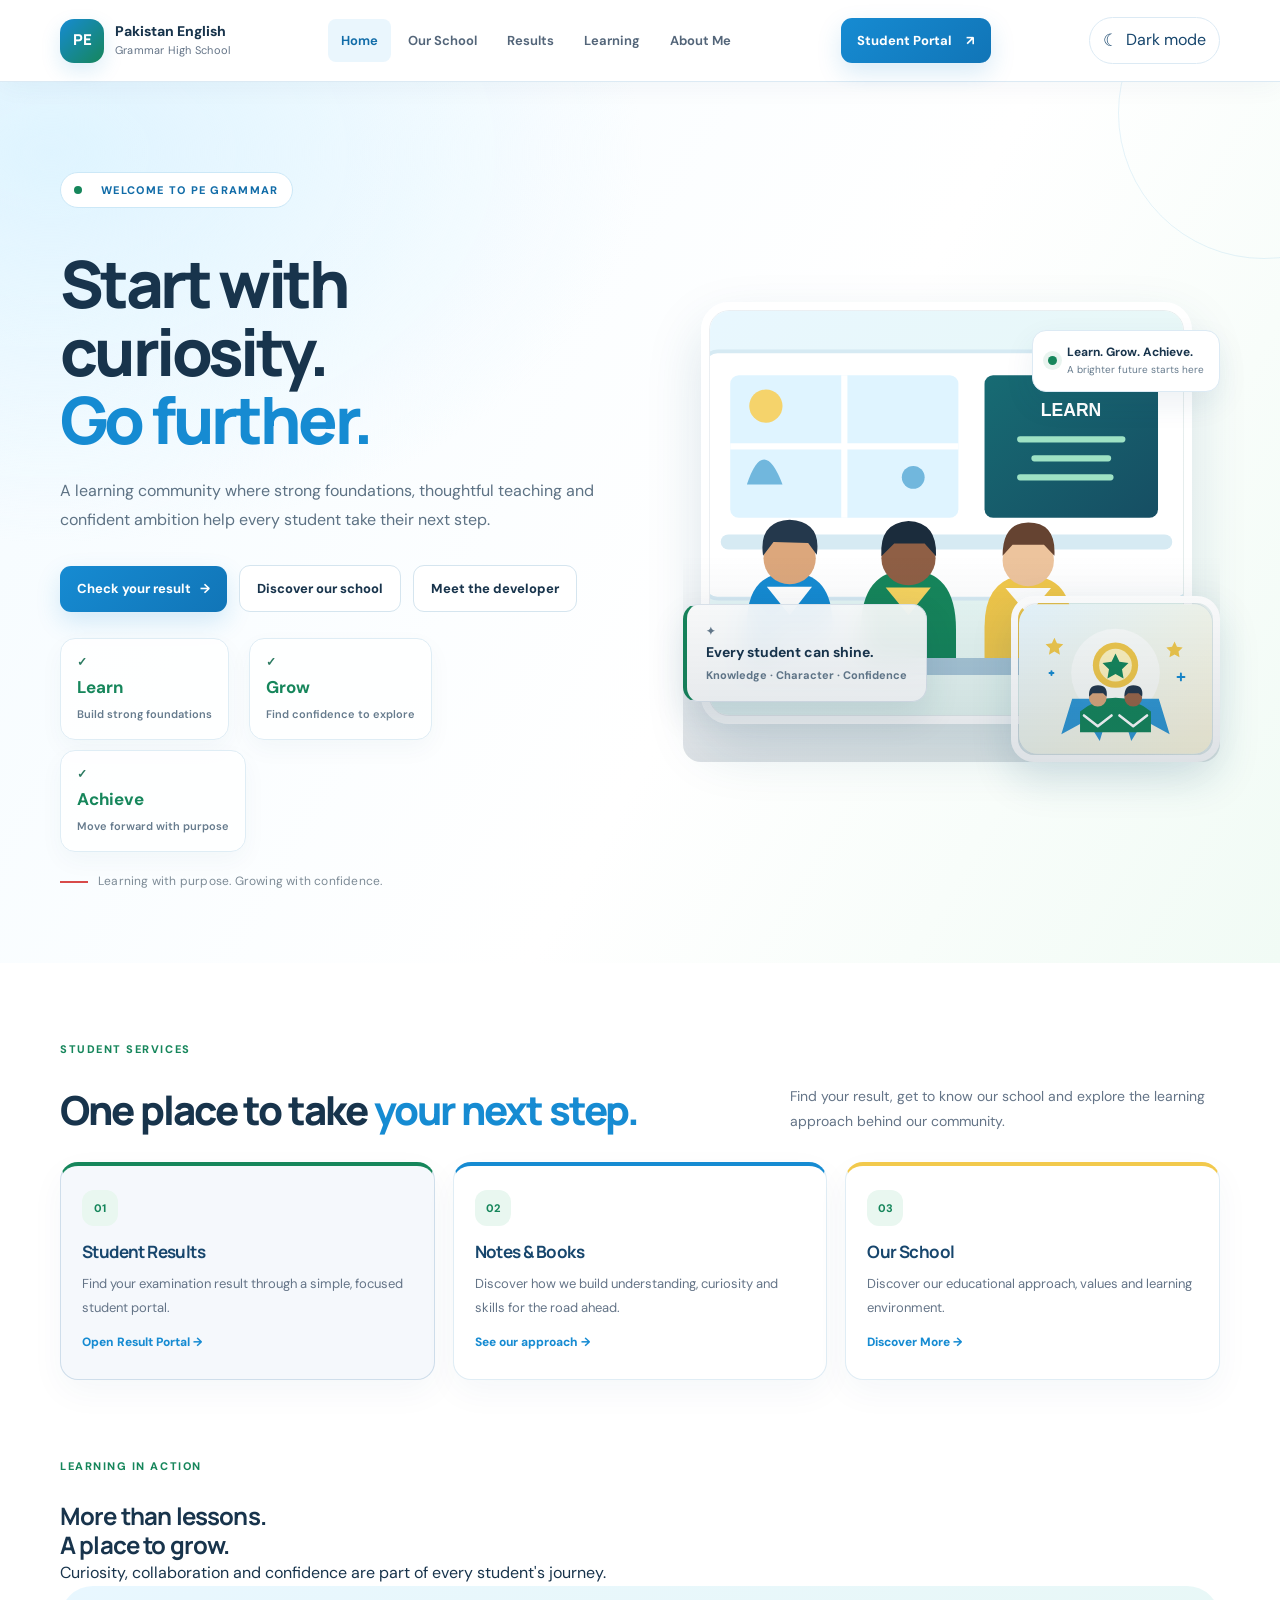
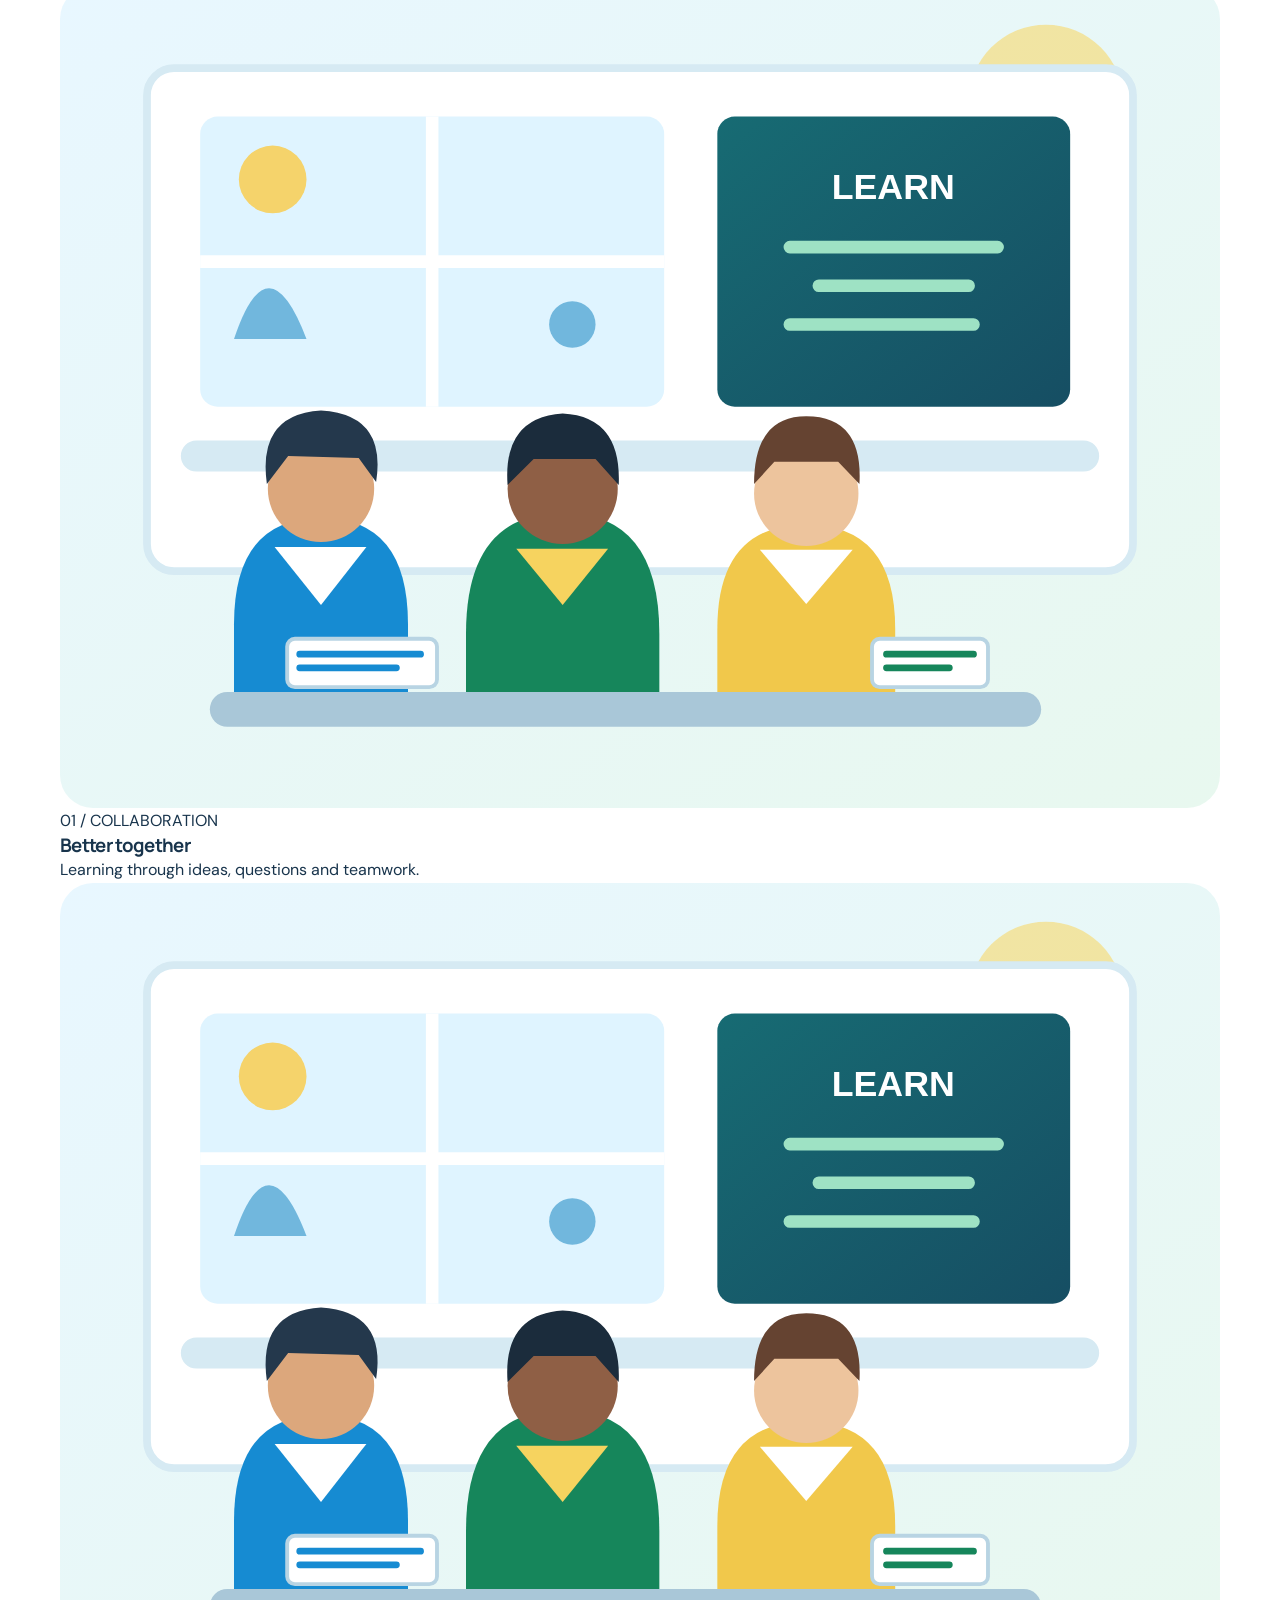
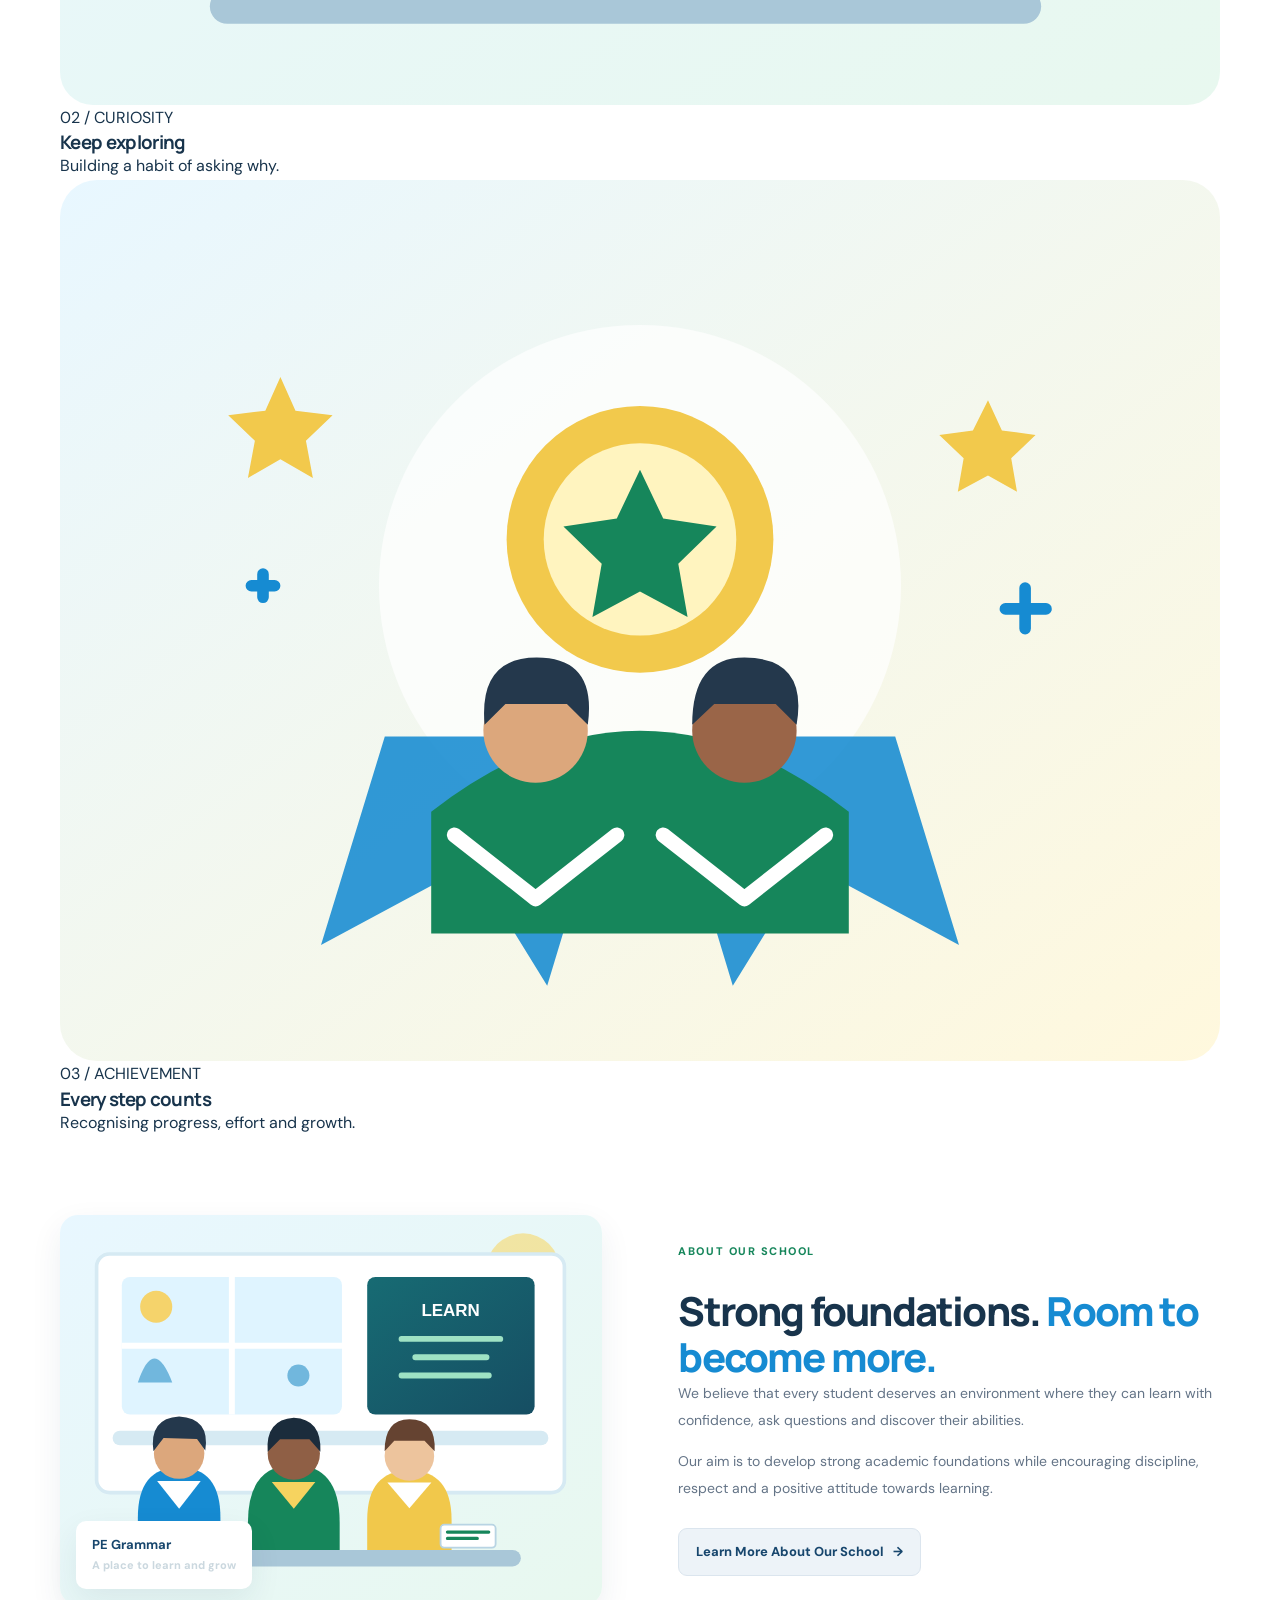
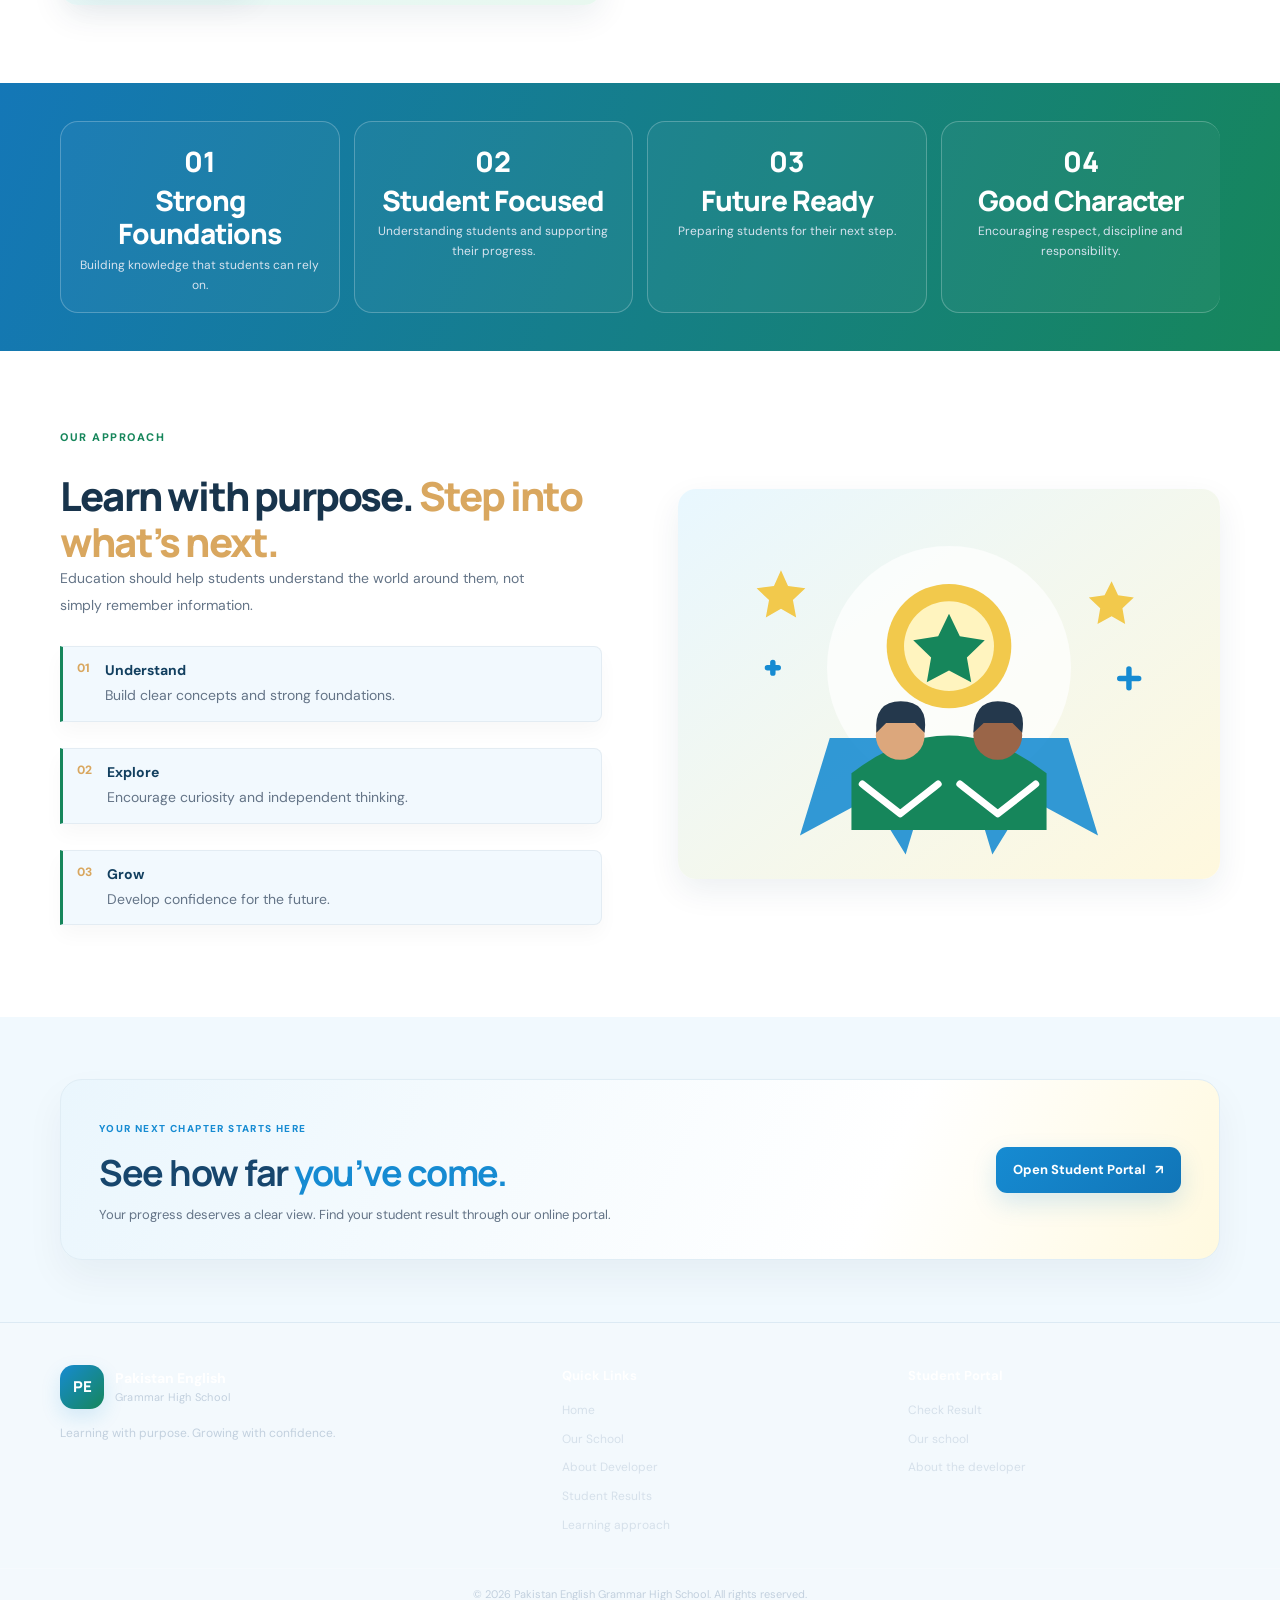
<file: index.html>
<!DOCTYPE html>
<html lang="en">

<head>

    <meta charset="UTF-8">

    <meta name="viewport" content="width=device-width, initial-scale=1.0">

    <meta name="description"
          content="Official website of Pakistan English Grammar High School.">
    <meta name="theme-color" content="#f7fbff">

    <title>Pakistan English Grammar High School</title>

    <link rel="stylesheet" href="home.css">
<link rel="stylesheet" href="school-ui.css?v=20261009-6">
    <link rel="stylesheet" href="theme.css?v=20261012-1">
</head>


<body class="school-site">

    <!-- =========================
         HEADER
    ========================== -->

    <header class="header">

        <div class="container navbar">

            <a href="index.html" class="logo">

                <div class="logo-mark">
                    PE
                </div>

                <div class="logo-text">
                    <strong>Pakistan English</strong>
                    <span>Grammar High School</span>
                </div>

            </a>


            <nav class="nav">

                <a href="index.html" class="active">
                    Home
                </a>

                <a href="about.html">
                    Our School
                </a>

                <a href="result.html">
                    Results
                </a>

                <a href="#learning">
                    Learning
                </a>

                <a href="aboutme.html">
                    About Me
                </a>

            </nav>


            <a href="result.html" class="header-button">
                Student Portal
                <span>↗</span>
            </a>
            <button class="theme-toggle" id="themeToggle" type="button" aria-label="Switch to dark mode" title="Switch theme"><span class="theme-icon" aria-hidden="true">☾</span><span class="theme-label">Dark mode</span></button>

        </div>

    </header>



    <!-- =========================
         HERO
    ========================== -->

    <main>

        <section class="hero">

            <div class="container hero-grid">


                <div class="hero-content">

                    <div class="hero-label">
                        <span></span>
                        WELCOME TO PE GRAMMAR
                    </div>


                    <h1>
                        Start with curiosity.
                        <strong>Go further.</strong>
                    </h1>


                    <p>
                        A learning community where strong foundations,
                        thoughtful teaching and confident ambition help
                        every student take their next step.
                    </p>


                    <div class="hero-buttons">

                        <a href="result.html"
                           class="button button-primary">

                            Check your result
                            <span>→</span>

                        </a>


                        <a href="about.html"
                           class="button button-outline">

                            Discover our school

                        </a>


                        <a href="aboutme.html"
                           class="button button-outline">

                            Meet the developer

                        </a>

                    </div>

                    <div class="hero-trust">
                        <div class="trust-item">
                            <strong>Learn</strong>
                            <span>Build strong foundations</span>
                        </div>
                        <div class="trust-item">
                            <strong>Grow</strong>
                            <span>Find confidence to explore</span>
                        </div>
                        <div class="trust-item">
                            <strong>Achieve</strong>
                            <span>Move forward with purpose</span>
                        </div>
                    </div>


                    <div class="hero-note">

                        <span class="note-line"></span>

                        <p>
                            Learning with purpose.
                            Growing with confidence.
                        </p>

                    </div>

                </div>



                <div class="hero-image hero-visual">

                    <div class="hero-photo-main">
                        <img
                            src="https://images.unsplash.com/photo-1529390079861-591de354faf5?auto=format&fit=crop&w=1400&q=90"
                            alt="School students learning together in a bright classroom" loading="eager" fetchpriority="high" onerror="this.onerror=null;this.src='student-learning.svg'">
                    </div>

                    <div class="hero-photo-small">
                        <img
                            src="https://images.unsplash.com/photo-1523050854058-8df90110c9f1?auto=format&fit=crop&w=700&q=85"
                            alt="Students celebrating an educational milestone" loading="eager" onerror="this.onerror=null;this.src='student-achievement.svg'">
                    </div>

                    <div class="hero-image-card">
                        <span class="hero-card-icon">✦</span>
                        <div>
                            <strong>Every student can shine.</strong>
                            <span>Knowledge · Character · Confidence</span>
                        </div>
                    </div>

                    <div class="hero-floating-badge">
                        <span class="hero-badge-dot"></span>
                        <div><strong>Learn. Grow. Achieve.</strong><small>A brighter future starts here</small></div>
                    </div>

                    <div class="hero-decor hero-decor-one"></div>
                    <div class="hero-decor hero-decor-two"></div>

                </div>

            </div>

        </section>



        <!-- =========================
             QUICK ACCESS
        ========================== -->

        <section class="services">

            <div class="container">


                <div class="section-top">

                    <div>

                        <span class="section-label">
                            STUDENT SERVICES
                        </span>

                        <h2>One place to take <span>your next step.</span></h2>

                    </div>


                    <p>
                        Find your result, get to know our school and explore
                        the learning approach behind our community.
                    </p>

                </div>



                <div class="service-grid">


                    <a href="result.html"
                       class="service-card featured">

                        <div class="service-number">
                            01
                        </div>

                        <div class="service-content">

                            <h3>
                                Student Results
                            </h3>

                            <p>
                                Find your examination result through a simple,
                                focused student portal.
                            </p>

                            <span class="service-link">
                                Open Result Portal →
                            </span>

                        </div>

                    </a>



                    <a href="#learning"
                       class="service-card">

                        <div class="service-number">
                            02
                        </div>

                        <div class="service-content">

                            <h3>
                                Notes & Books
                            </h3>

                            <p>
                                Discover how we build understanding, curiosity
                                and skills for the road ahead.
                            </p>

                            <span class="service-link">
                                See our approach →
                            </span>

                        </div>

                    </a>



                    <a href="about.html"
                       class="service-card">

                        <div class="service-number">
                            03
                        </div>

                        <div class="service-content">

                            <h3>
                                Our School
                            </h3>

                            <p>
                                Discover our educational approach,
                                values and learning environment.
                            </p>

                            <span class="service-link">
                                Discover More →
                            </span>

                        </div>

                    </a>


                </div>

            </div>

        </section>



        <!-- =========================
             LEARNING GALLERY
        ========================== -->

        <section class="learning-gallery" aria-labelledby="gallery-title">
            <div class="container">
                <div class="gallery-heading">
                    <div>
                        <span class="section-label">LEARNING IN ACTION</span>
                        <h2 id="gallery-title">More than lessons.<br><span>A place to grow.</span></h2>
                    </div>
                    <p>Curiosity, collaboration and confidence are part of every student's journey.</p>
                </div>
                <div class="gallery-grid">
                    <article class="gallery-card gallery-card-large">
                        <img src="https://images.unsplash.com/photo-1427504494785-3a9ca7044f45?auto=format&fit=crop&w=1100&q=85" alt="Students working together in a classroom" loading="lazy" onerror="this.onerror=null;this.src='student-learning.svg'">
                        <div class="gallery-caption"><span>01 / COLLABORATION</span><h3>Better together</h3><p>Learning through ideas, questions and teamwork.</p></div>
                    </article>
                    <article class="gallery-card">
                        <img src="https://images.unsplash.com/photo-1503676260728-1c00da094a0b?auto=format&fit=crop&w=900&q=85" alt="Students reading and learning" loading="lazy" onerror="this.onerror=null;this.src='student-learning.svg'">
                        <div class="gallery-caption"><span>02 / CURIOSITY</span><h3>Keep exploring</h3><p>Building a habit of asking why.</p></div>
                    </article>
                    <article class="gallery-card">
                        <img src="https://images.unsplash.com/photo-1523050854058-8df90110c9f1?auto=format&fit=crop&w=900&q=85" alt="Students celebrating an academic milestone" loading="lazy" onerror="this.onerror=null;this.src='student-achievement.svg'">
                        <div class="gallery-caption"><span>03 / ACHIEVEMENT</span><h3>Every step counts</h3><p>Recognising progress, effort and growth.</p></div>
                    </article>
                </div>
            </div>
        </section>


        <!-- =========================
             ABOUT
        ========================== -->

        <section class="about-home">

            <div class="container about-grid">


                <div class="about-image">

                    <img
                        src="https://images.unsplash.com/photo-1523240795612-9a054b0db644?auto=format&fit=crop&w=1100&q=85"
                        alt="Students studying in a classroom" onerror="this.onerror=null;this.src='student-learning.svg'">

                    <div class="image-tag">

                        <strong>
                            PE Grammar
                        </strong>

                        <span>
                            A place to learn and grow
                        </span>

                    </div>

                </div>



                <div class="about-text">

                    <span class="section-label">
                        ABOUT OUR SCHOOL
                    </span>


                    <h2>
                        Strong foundations.
                        <span>Room to become more.</span>
                    </h2>


                    <p>
                        We believe that every student deserves an
                        environment where they can learn with confidence,
                        ask questions and discover their abilities.
                    </p>


                    <p>
                        Our aim is to develop strong academic foundations
                        while encouraging discipline, respect and a
                        positive attitude towards learning.
                    </p>


                    <a href="about.html"
                       class="text-button">

                        Learn More About Our School
                        <span>→</span>

                    </a>

                </div>

            </div>

        </section>



        <!-- =========================
             STATS
        ========================== -->

        <section class="stats">

            <div class="container stats-grid">


                <div class="stat">

                    <strong>
                        01
                    </strong>

                    <h3>
                        Strong Foundations
                    </h3>

                    <p>
                        Building knowledge that students can rely on.
                    </p>

                </div>


                <div class="stat">

                    <strong>
                        02
                    </strong>

                    <h3>
                        Student Focused
                    </h3>

                    <p>
                        Understanding students and supporting their progress.
                    </p>

                </div>


                <div class="stat">

                    <strong>
                        03
                    </strong>

                    <h3>
                        Future Ready
                    </h3>

                    <p>
                        Preparing students for their next step.
                    </p>

                </div>


                <div class="stat">

                    <strong>
                        04
                    </strong>

                    <h3>
                        Good Character
                    </h3>

                    <p>
                        Encouraging respect, discipline and responsibility.
                    </p>

                </div>


            </div>

        </section>



        <!-- =========================
             LEARNING
        ========================== -->

        <section class="learning" id="learning">

            <div class="container learning-grid">


                <div class="learning-text">

                    <span class="section-label">
                        OUR APPROACH
                    </span>


                    <h2>Learn with purpose. <span>Step into what’s next.</span></h2>


                    <p>
                        Education should help students understand the
                        world around them, not simply remember information.
                    </p>


                    <div class="learning-list">

                        <div>

                            <span>01</span>

                            <div>
                                <strong>
                                    Understand
                                </strong>

                                <p>
                                    Build clear concepts and strong foundations.
                                </p>
                            </div>

                        </div>


                        <div>

                            <span>02</span>

                            <div>
                                <strong>
                                    Explore
                                </strong>

                                <p>
                                    Encourage curiosity and independent thinking.
                                </p>
                            </div>

                        </div>


                        <div>

                            <span>03</span>

                            <div>
                                <strong>
                                    Grow
                                </strong>

                                <p>
                                    Develop confidence for the future.
                                </p>
                            </div>

                        </div>

                    </div>

                </div>



                <div class="learning-image">

                    <img
                        src="https://images.unsplash.com/photo-1523050854058-8df90110c9f1?auto=format&fit=crop&w=1100&q=85"
                        alt="Students learning together" onerror="this.onerror=null;this.src='student-achievement.svg'">

                </div>

            </div>

        </section>



        <!-- =========================
             CTA
        ========================== -->

        <section class="home-cta">

            <div class="container cta-content" id="student-portal">

                <div>

                    <span>YOUR NEXT CHAPTER STARTS HERE</span>

                    <h2>
                        See how far
                        <strong>you’ve come.</strong>
                    </h2>

                    <p>
                        Your progress deserves a clear view. Find your student
                        result through our online portal.
                    </p>

                </div>


                <a href="result.html"
                   class="cta-button">

                    Open Student Portal
                    <span>↗</span>

                </a>

            </div>

        </section>

    </main>



    <!-- =========================
         FOOTER
    ========================== -->

    <footer class="footer">

        <div class="container footer-grid">


            <div class="footer-brand">

                <div class="logo">

                    <div class="logo-mark">
                        PE
                    </div>

                    <div class="logo-text">

                        <strong>
                            Pakistan English
                        </strong>

                        <span>
                            Grammar High School
                        </span>

                    </div>

                </div>


                <p>
                    Learning with purpose.
                    Growing with confidence.
                </p>

            </div>



            <div class="footer-menu">

                <strong>
                    Quick Links
                </strong>

                <a href="index.html">
                    Home
                </a>

                <a href="about.html">
                    Our School
                </a>

                <a href="aboutme.html">
                    About Developer
                </a>

                <a href="result.html">
                    Student Results
                </a>

                <a href="#learning">Learning approach</a>

            </div>



            <div class="footer-menu">

                <strong>
                    Student Portal
                </strong>

                <a href="result.html">
                    Check Result
                </a>

                <a href="about.html">Our school</a>
                <a href="aboutme.html">About the developer</a>

            </div>

        </div>


        <div class="copyright">

            © 2026 Pakistan English Grammar High School.
            All rights reserved.

        </div>

    </footer>


<script src="theme.js"></script>
</body>

</html>
</file>
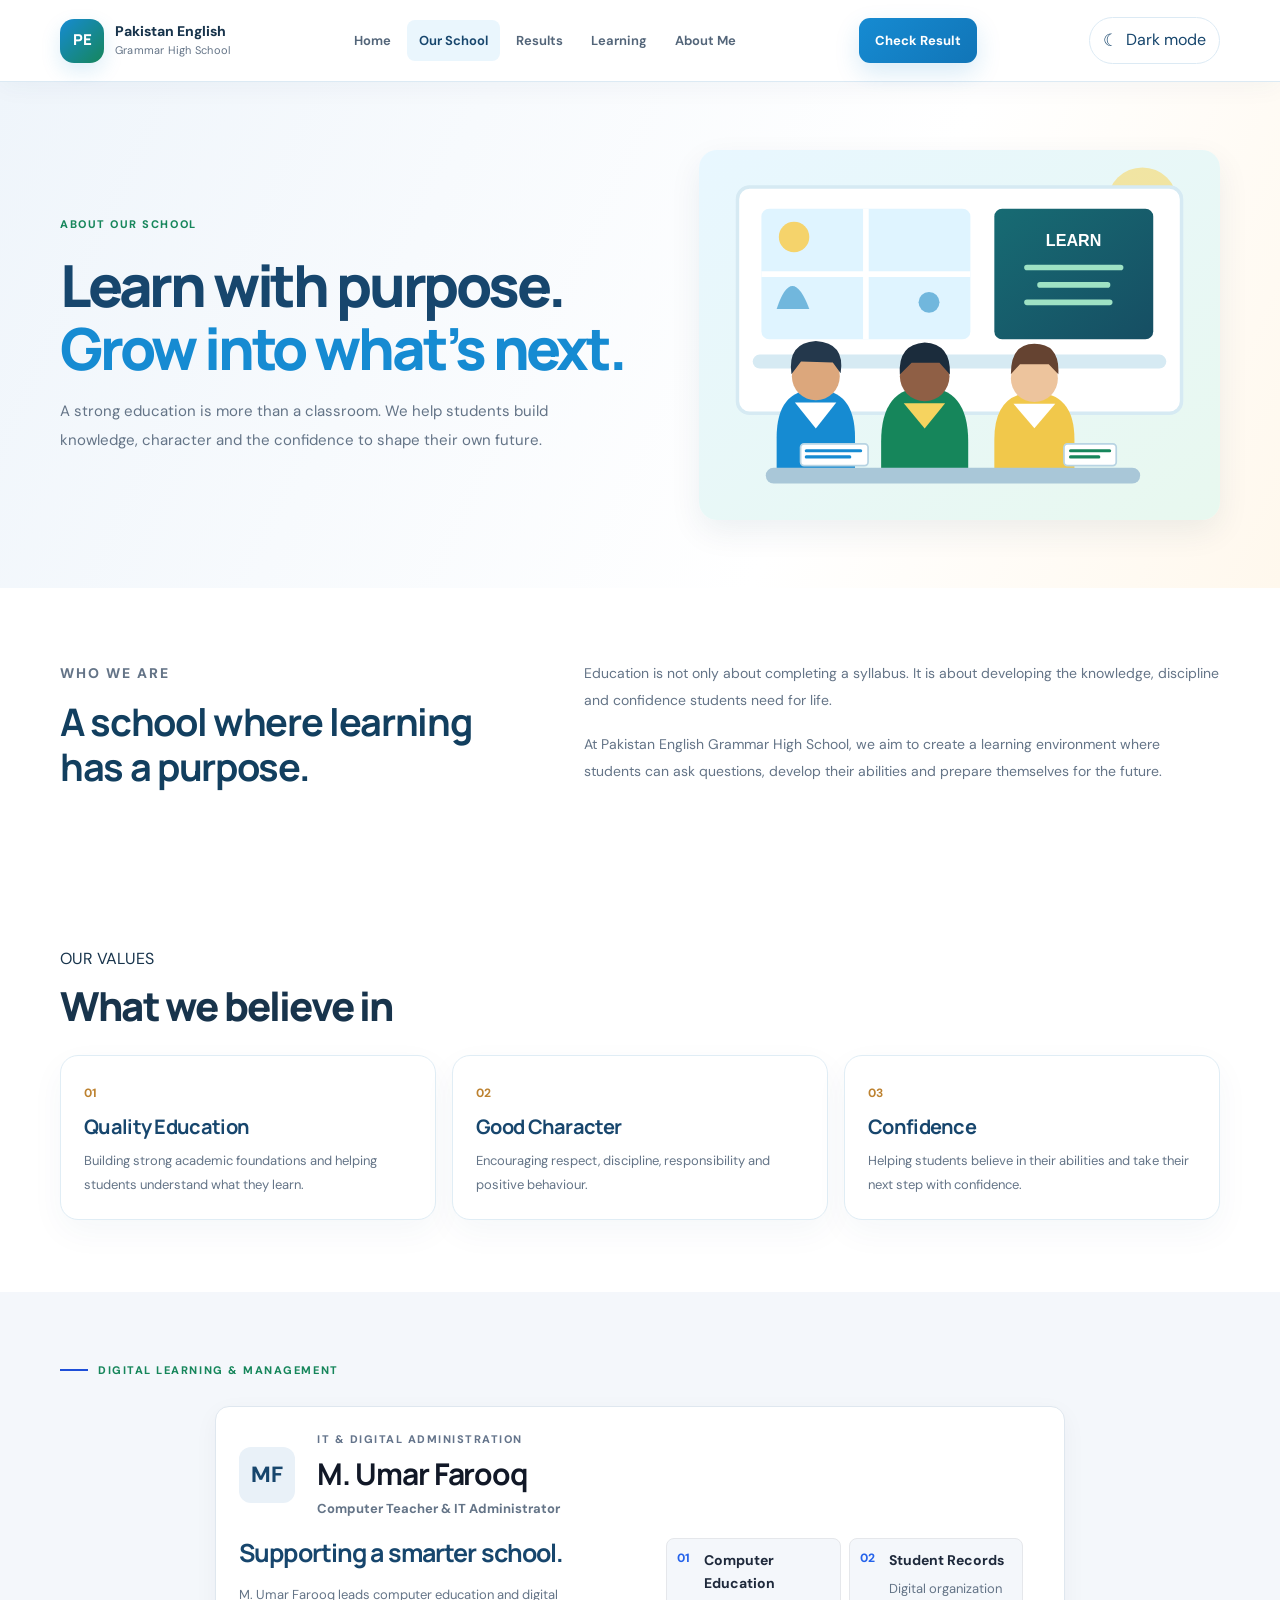
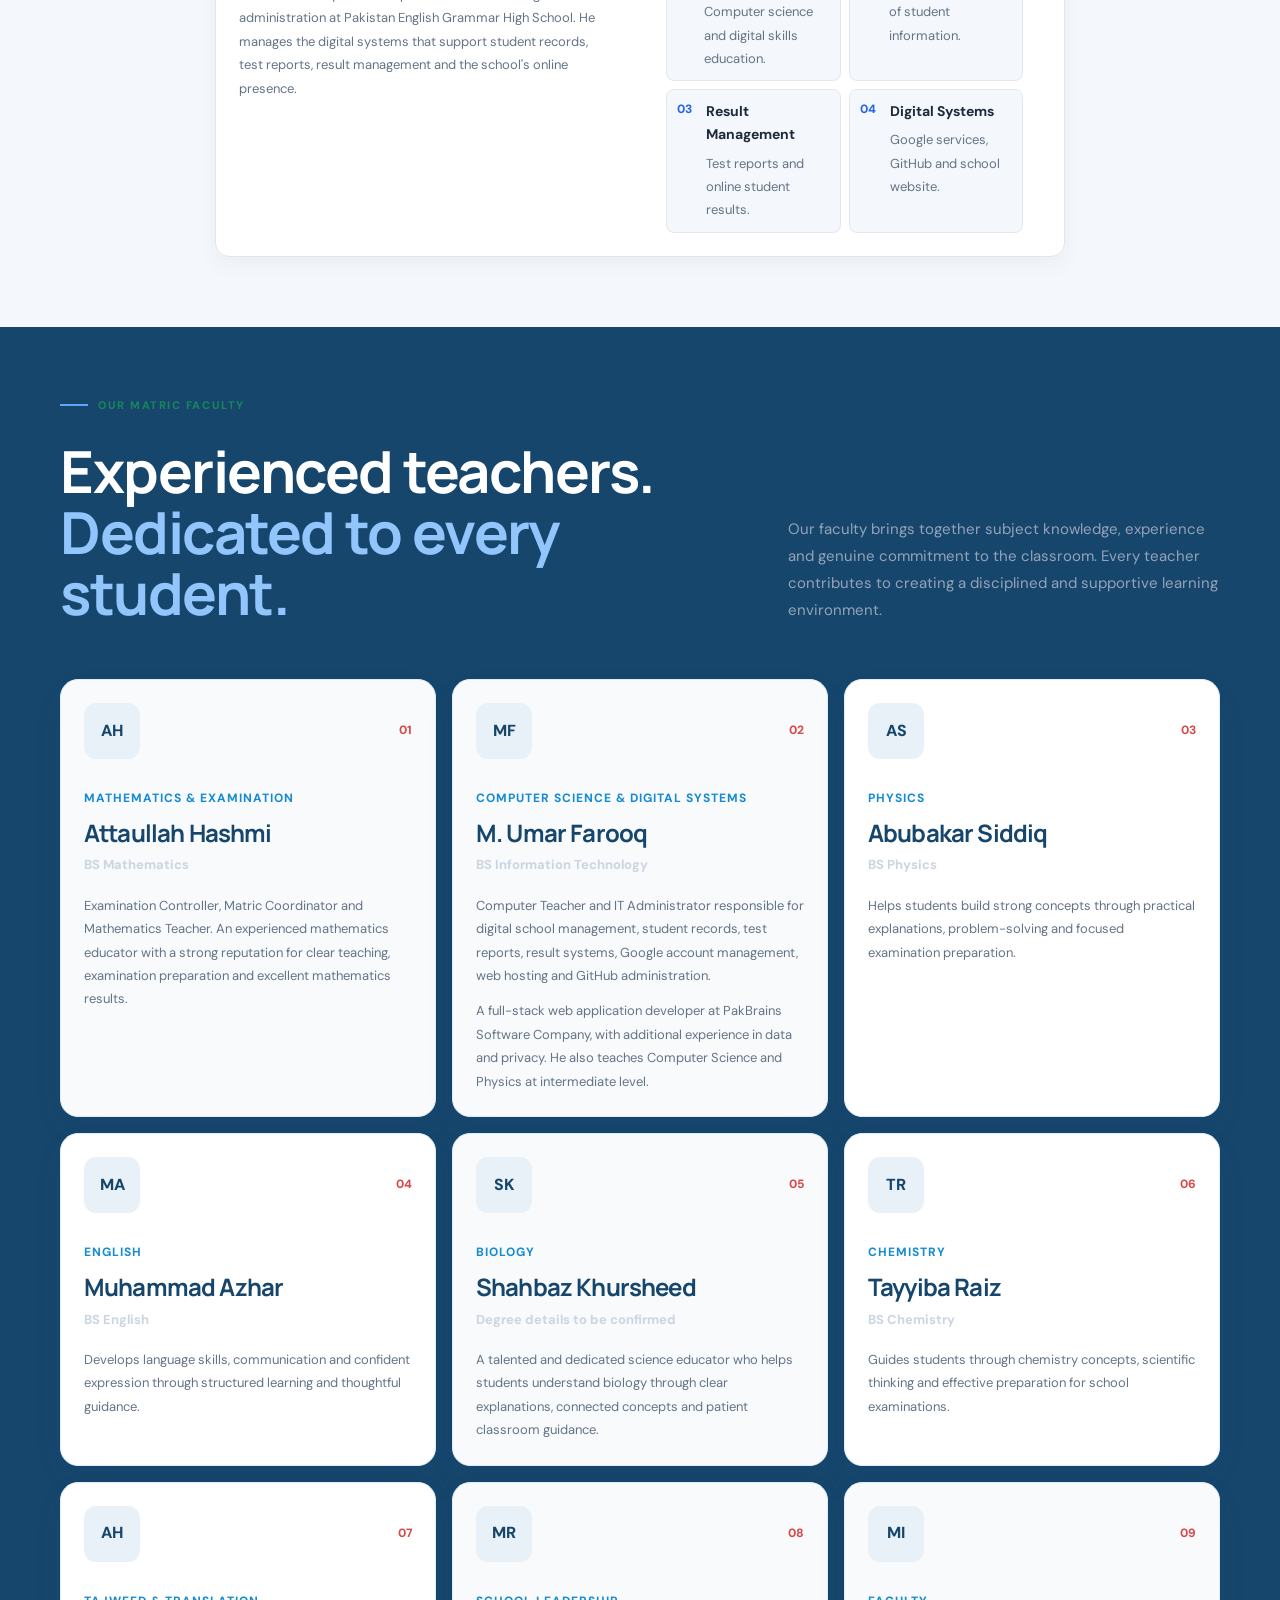
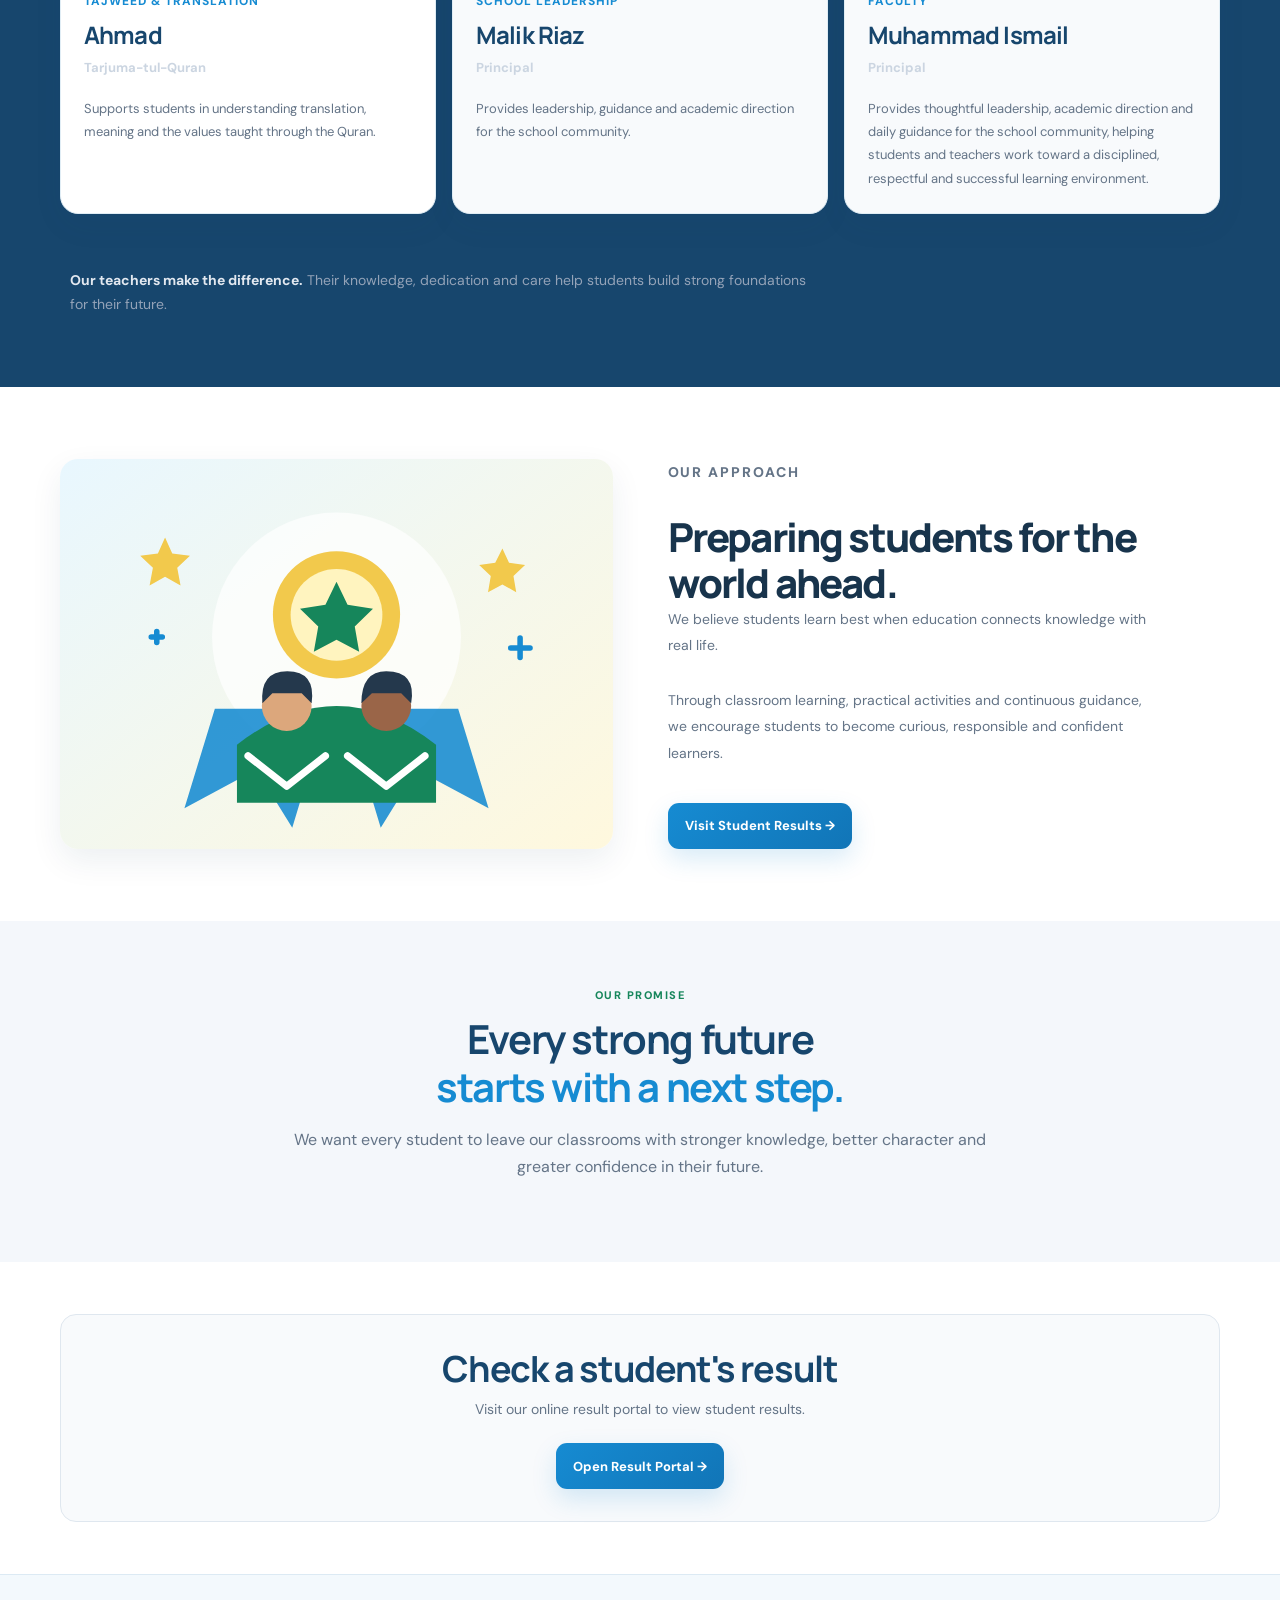
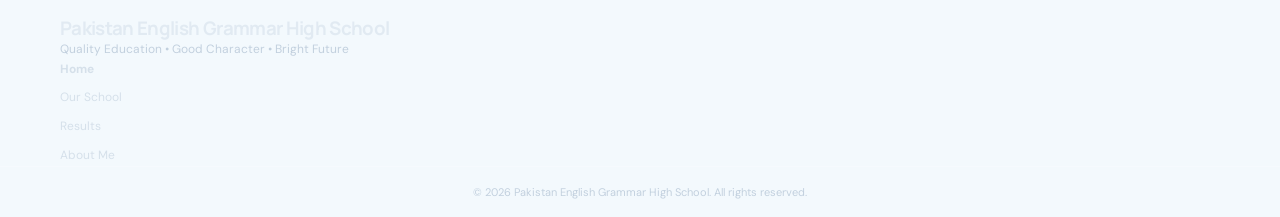
<file: about.html>
<!DOCTYPE html>
<html lang="en">

<head>
    <meta charset="UTF-8">

    <meta name="viewport" content="width=device-width, initial-scale=1.0">

    <meta name="description"
          content="Learn about Pakistan English Grammar High School.">
    <meta name="theme-color" content="#f7fbff">

    <title>About Us | Pakistan English Grammar High School</title>

    <link rel="stylesheet" href="home.css">

<link rel="stylesheet" href="school-ui.css?v=20261009-4">
    <link rel="stylesheet" href="theme.css?v=20261012-1">
</head>

<body class="school-site">

    <!-- =========================
         Header
    ========================== -->

    <header class="header">

        <div class="container navbar">

            <a href="index.html" class="logo">

                <div class="logo-mark">PE</div>

                <div class="logo-text">
                    <strong>Pakistan English</strong>
                    <span>Grammar High School</span>
                </div>

            </a>


            <nav class="menu">

                <a href="index.html">Home</a>

                <a href="about.html" class="active">
                    Our School
                </a>

                <a href="result.html">
                    Results
                </a>

                <a href="index.html#learning">
                    Learning
                </a>

                <a href="aboutme.html">
                    About Me
                </a>

            </nav>


            <a href="result.html" class="result-btn">
                Check Result
            </a>
            <button class="theme-toggle" id="themeToggle" type="button" aria-label="Switch to dark mode" title="Switch theme"><span class="theme-icon" aria-hidden="true">☾</span><span class="theme-label">Dark mode</span></button>

        </div>

    </header>


    <!-- =========================
         About Hero
    ========================== -->

    <main>

        <section class="about-hero">

            <div class="container about-hero-content">

                <div class="about-hero-text">

                    <p class="small-title">
                        ABOUT OUR SCHOOL
                    </p>

                    <h1>
                        Learn with purpose.
                        <span>Grow into what’s next.</span>
                    </h1>

                    <p>
                        A strong education is more than a classroom. We help
                        students build knowledge, character and the confidence
                        to shape their own future.
                    </p>

                </div>


                <div class="about-hero-image">

                    <img
                        src="https://images.unsplash.com/photo-1503676260728-1c00da094a0b?auto=format&fit=crop&w=1200&q=85"
                        alt="Students learning together" onerror="this.onerror=null;this.src='student-learning.svg'">

                </div>

            </div>

        </section>


        <!-- =========================
             Introduction
        ========================== -->

        <section class="about-introduction">

            <div class="container about-intro-grid">

                <div>

                    <p class="small-title">
                        WHO WE ARE
                    </p>

                    <h2>
                        A school where learning has a purpose.
                    </h2>

                </div>


                <div class="about-intro-text">

                    <p>
                        Education is not only about completing a syllabus.
                        It is about developing the knowledge, discipline
                        and confidence students need for life.
                    </p>

                    <p>
                        At Pakistan English Grammar High School, we aim
                        to create a learning environment where students
                        can ask questions, develop their abilities and
                        prepare themselves for the future.
                    </p>

                </div>

            </div>

        </section>


        <!-- =========================
             Our Values
        ========================== -->

        <section class="school-values">

            <div class="container">

                <div class="section-heading">

                    <p>
                        OUR VALUES
                    </p>

                    <h2>
                        What we believe in
                    </h2>

                </div>


                <div class="value-cards">

                    <div class="value-card">

                        <span>01</span>

                        <h3>
                            Quality Education
                        </h3>

                        <p>
                            Building strong academic foundations and
                            helping students understand what they learn.
                        </p>

                    </div>


                    <div class="value-card">

                        <span>02</span>

                        <h3>
                            Good Character
                        </h3>

                        <p>
                            Encouraging respect, discipline,
                            responsibility and positive behaviour.
                        </p>

                    </div>


                    <div class="value-card">

                        <span>03</span>

                        <h3>
                            Confidence
                        </h3>

                        <p>
                            Helping students believe in their abilities
                            and take their next step with confidence.
                        </p>

                    </div>

                </div>

            </div>

        </section>

<!-- =========================
     Digital Administration
========================== -->

<section class="it-admin-section">
    <div class="container">

        <div class="section-label">
            <span></span>
            DIGITAL LEARNING & MANAGEMENT
        </div>

        <div class="it-admin-card">

            <div class="it-admin-profile">
                <div class="it-admin-avatar">
                    MF
                </div>

                <div>
                    <span class="profile-label">IT & DIGITAL ADMINISTRATION</span>
                    <h2>M. Umar Farooq</h2>
                    <p>Computer Teacher & IT Administrator</p>
                </div>
            </div>

            <div class="it-admin-divider"></div>

            <div class="it-admin-details">

                <div class="it-admin-intro">
                    <h3>Supporting a smarter school.</h3>

                    <p>
                        M. Umar Farooq leads computer education and digital
                        administration at Pakistan English Grammar High School.
                        He manages the digital systems that support student
                        records, test reports, result management and the
                        school's online presence.
                    </p>
                </div>

                <div class="it-admin-responsibilities">

                    <div class="responsibility">
                        <span>01</span>
                        <div>
                            <strong>Computer Education</strong>
                            <p>Computer science and digital skills education.</p>
                        </div>
                    </div>

                    <div class="responsibility">
                        <span>02</span>
                        <div>
                            <strong>Student Records</strong>
                            <p>Digital organization of student information.</p>
                        </div>
                    </div>

                    <div class="responsibility">
                        <span>03</span>
                        <div>
                            <strong>Result Management</strong>
                            <p>Test reports and online student results.</p>
                        </div>
                    </div>

                    <div class="responsibility">
                        <span>04</span>
                        <div>
                            <strong>Digital Systems</strong>
                            <p>Google services, GitHub and school website.</p>
                        </div>
                    </div>

                </div>

            </div>

        </div>

    </div>
</section>


<!-- =========================
     Matric Faculty
========================== -->

<section class="faculty-section">

    <div class="container">

        <div class="faculty-header">

            <div>
                <div class="section-label light-label">
                    <span></span>
                    OUR MATRIC FACULTY
                </div>

                <h2>
                    Experienced teachers.
                    <br>
                    <em>Dedicated to every student.</em>
                </h2>
            </div>

            <p>
                Our faculty brings together subject knowledge, experience
                and genuine commitment to the classroom. Every teacher
                contributes to creating a disciplined and supportive
                learning environment.
            </p>

        </div>


        <div class="faculty-grid">

            <!-- Mathematics -->

            <article class="faculty-card featured">

                <div class="faculty-top">
                    <div class="faculty-avatar">AH</div>

                    <span class="faculty-number">01</span>
                </div>

                <span class="faculty-subject">
                    Mathematics & Examination
                </span>

                <h3>Attaullah Hashmi</h3>

                <strong>BS Mathematics</strong>

                <p>
                    Examination Controller, Matric Coordinator and
                    Mathematics Teacher. An experienced mathematics
                    educator with a strong reputation for clear teaching,
                    examination preparation and excellent mathematics results.
                </p>

            </article>


            <!-- Computer Science -->

            <article class="faculty-card featured it-card">

                <div class="faculty-top">
                    <div class="faculty-avatar">MF</div>

                    <span class="faculty-number">02</span>
                </div>

                <span class="faculty-subject">
                    Computer Science & Digital Systems
                </span>

                <h3>M. Umar Farooq</h3>

                <strong>BS Information Technology</strong>

                <p>
                    Computer Teacher and IT Administrator responsible for
                    digital school management, student records, test reports,
                    result systems, Google account management, web hosting
                    and GitHub administration.
                </p>

                <p>
                    A full-stack web application developer at PakBrains
                    Software Company, with additional experience in data
                    and privacy. He also teaches Computer Science and Physics
                    at intermediate level.
                </p>

            </article>


            <!-- Physics -->

            <article class="faculty-card">

                <div class="faculty-top">
                    <div class="faculty-avatar">AS</div>
                    <span class="faculty-number">03</span>
                </div>

                <span class="faculty-subject">Physics</span>

                <h3>Abubakar Siddiq</h3>

                <strong>BS Physics</strong>

                <p>
                    Helps students build strong concepts through practical
                    explanations, problem-solving and focused examination
                    preparation.
                </p>

            </article>


            <!-- English -->

            <article class="faculty-card">

                <div class="faculty-top">
                    <div class="faculty-avatar">MA</div>
                    <span class="faculty-number">04</span>
                </div>

                <span class="faculty-subject">English</span>

                <h3>Muhammad Azhar</h3>

                <strong>BS English</strong>

                <p>
                    Develops language skills, communication and confident
                    expression through structured learning and thoughtful
                    guidance.
                </p>

            </article>


            <!-- Biology -->

            <article class="faculty-card featured">

                <div class="faculty-top">
                    <div class="faculty-avatar">SK</div>
                    <span class="faculty-number">05</span>
                </div>

                <span class="faculty-subject">Biology</span>

                <h3>Shahbaz Khursheed</h3>

                <strong>Degree details to be confirmed</strong>

                <p>
                    A talented and dedicated science educator who helps
                    students understand biology through clear explanations,
                    connected concepts and patient classroom guidance.
                </p>

            </article>


            <!-- Chemistry -->

            <article class="faculty-card">

                <div class="faculty-top">
                    <div class="faculty-avatar">TR</div>
                    <span class="faculty-number">06</span>
                </div>

                <span class="faculty-subject">Chemistry</span>

                <h3>Tayyiba Raiz</h3>

                <strong>BS Chemistry</strong>

                <p>
                    Guides students through chemistry concepts, scientific
                    thinking and effective preparation for school examinations.
                </p>

            </article>


            <!-- Quran -->

            <article class="faculty-card">

                <div class="faculty-top">
                    <div class="faculty-avatar">AH</div>
                    <span class="faculty-number">07</span>
                </div>

                <span class="faculty-subject">
                    Tajweed & Translation
                </span>

                <h3>Ahmad</h3>

                <strong>Tarjuma-tul-Quran</strong>

                <p>
                    Supports students in understanding translation, meaning
                    and the values taught through the Quran.
                </p>

            </article>


            <!-- Principal -->

            <article class="faculty-card leadership-card">

                <div class="faculty-top">
                    <div class="faculty-avatar">MR</div>
                    <span class="faculty-number">08</span>
                </div>

                <span class="faculty-subject">School Leadership</span>

                <h3>Malik Riaz</h3>

                <strong>Principal</strong>

                <p>
                    Provides leadership, guidance and academic direction
                    for the school community.
                </p>

            </article>


            <!-- Faculty -->

            <article class="faculty-card leadership-card">

                <div class="faculty-top">
                    <div class="faculty-avatar">MI</div>
                    <span class="faculty-number">09</span>
                </div>

                <span class="faculty-subject">Faculty</span>

                <h3>Muhammad Ismail</h3>

                <strong>Principal</strong>

                <p>
                    Provides thoughtful leadership, academic direction and
                    daily guidance for the school community, helping students
                    and teachers work toward a disciplined, respectful and
                    successful learning environment.
                </p>

            </article>

        </div>


        <div class="faculty-footer">

            <div class="faculty-footer-line"></div>

            <p>
                <strong>Our teachers make the difference.</strong>
                Their knowledge, dedication and care help students build
                strong foundations for their future.
            </p>

        </div>

    </div>

</section>


        <!-- =========================
             Learning Environment
        ========================== -->

        <section class="learning-section" id="learning">

            <div class="container learning-grid">

                <div class="learning-image">

                    <img
                        src="https://images.unsplash.com/photo-1523050854058-8df90110c9f1?auto=format&fit=crop&w=1000&q=85"
                        alt="Students in an educational environment" onerror="this.onerror=null;this.src='student-achievement.svg'">

                </div>


                <div class="learning-text">

                    <p class="small-title">
                        OUR APPROACH
                    </p>

                    <h2>
                        Preparing students for the world ahead.
                    </h2>

                    <p>
                        We believe students learn best when education
                        connects knowledge with real life.
                    </p>

                    <p>
                        Through classroom learning, practical activities
                        and continuous guidance, we encourage students
                        to become curious, responsible and confident
                        learners.
                    </p>

                    <a href="result.html" class="simple-button">
                        Visit Student Results →
                    </a>

                </div>

            </div>

        </section>


        <!-- =========================
             Promise
        ========================== -->

        <section class="school-promise">

            <div class="container">

                <p class="small-title">
                    OUR PROMISE
                </p>

                <h2>
                    Every strong future
                    <span>starts with a next step.</span>
                </h2>

                <p>
                    We want every student to leave our classrooms with
                    stronger knowledge, better character and greater
                    confidence in their future.
                </p>

            </div>

        </section>


        <!-- =========================
             CTA
        ========================== -->

        <section class="cta">

            <div class="container">

                <h2>
                    Check a student's result
                </h2>

                <p>
                    Visit our online result portal to view student results.
                </p>

                <a href="result.html" class="btn primary">
                    Open Result Portal →
                </a>

            </div>

        </section>

    </main>


    <!-- =========================
         Footer
    ========================== -->

    <footer class="footer">

        <div class="container footer-content">

            <div>

                <h3>
                    Pakistan English Grammar High School
                </h3>

                <p>
                    Quality Education • Good Character • Bright Future
                </p>

            </div>


            <div class="footer-links">

                <a href="index.html">
                    Home
                </a>

                <a href="about.html">
                    Our School
                </a>

                <a href="result.html">
                    Results
                </a>

                <a href="aboutme.html">About Me</a>

            </div>

        </div>


        <div class="copyright">

            © 2026 Pakistan English Grammar High School.
            All rights reserved.

        </div>

    </footer>

<script src="theme.js"></script>
</body>

</html>
</file>
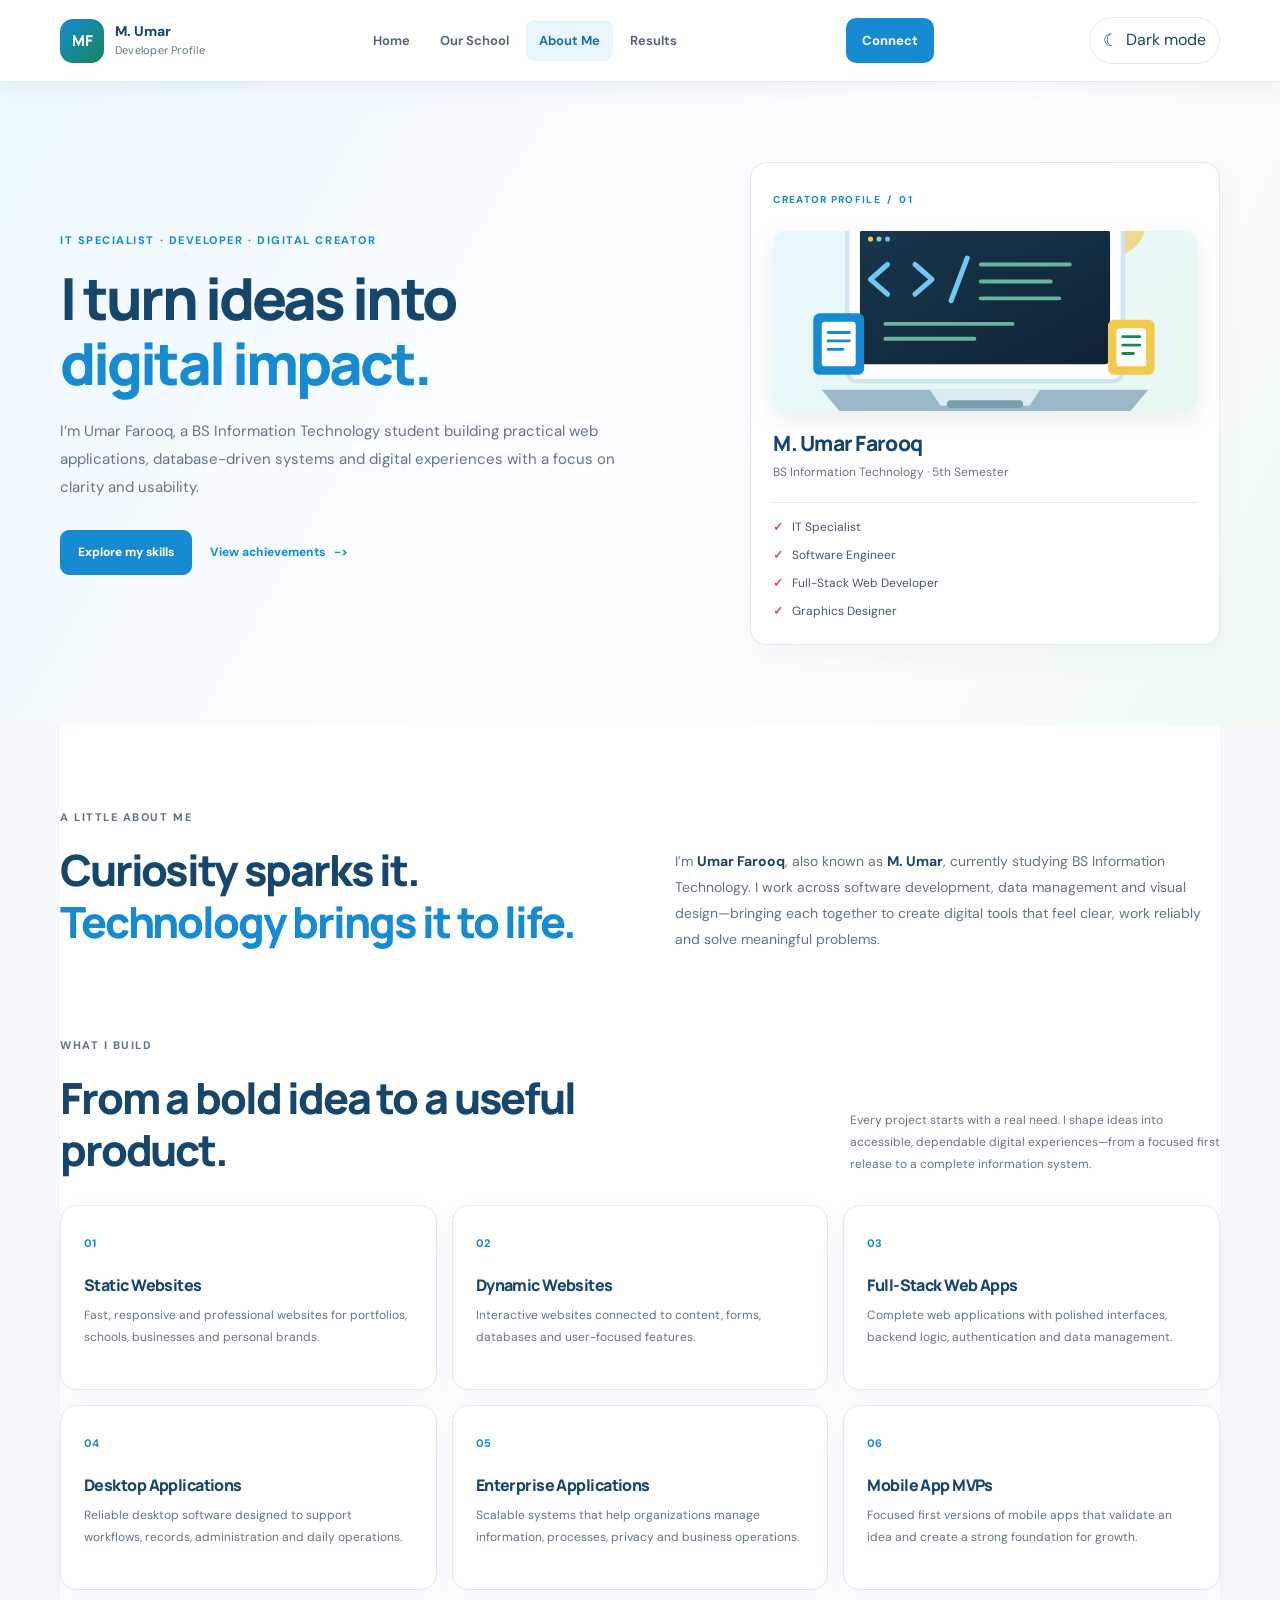
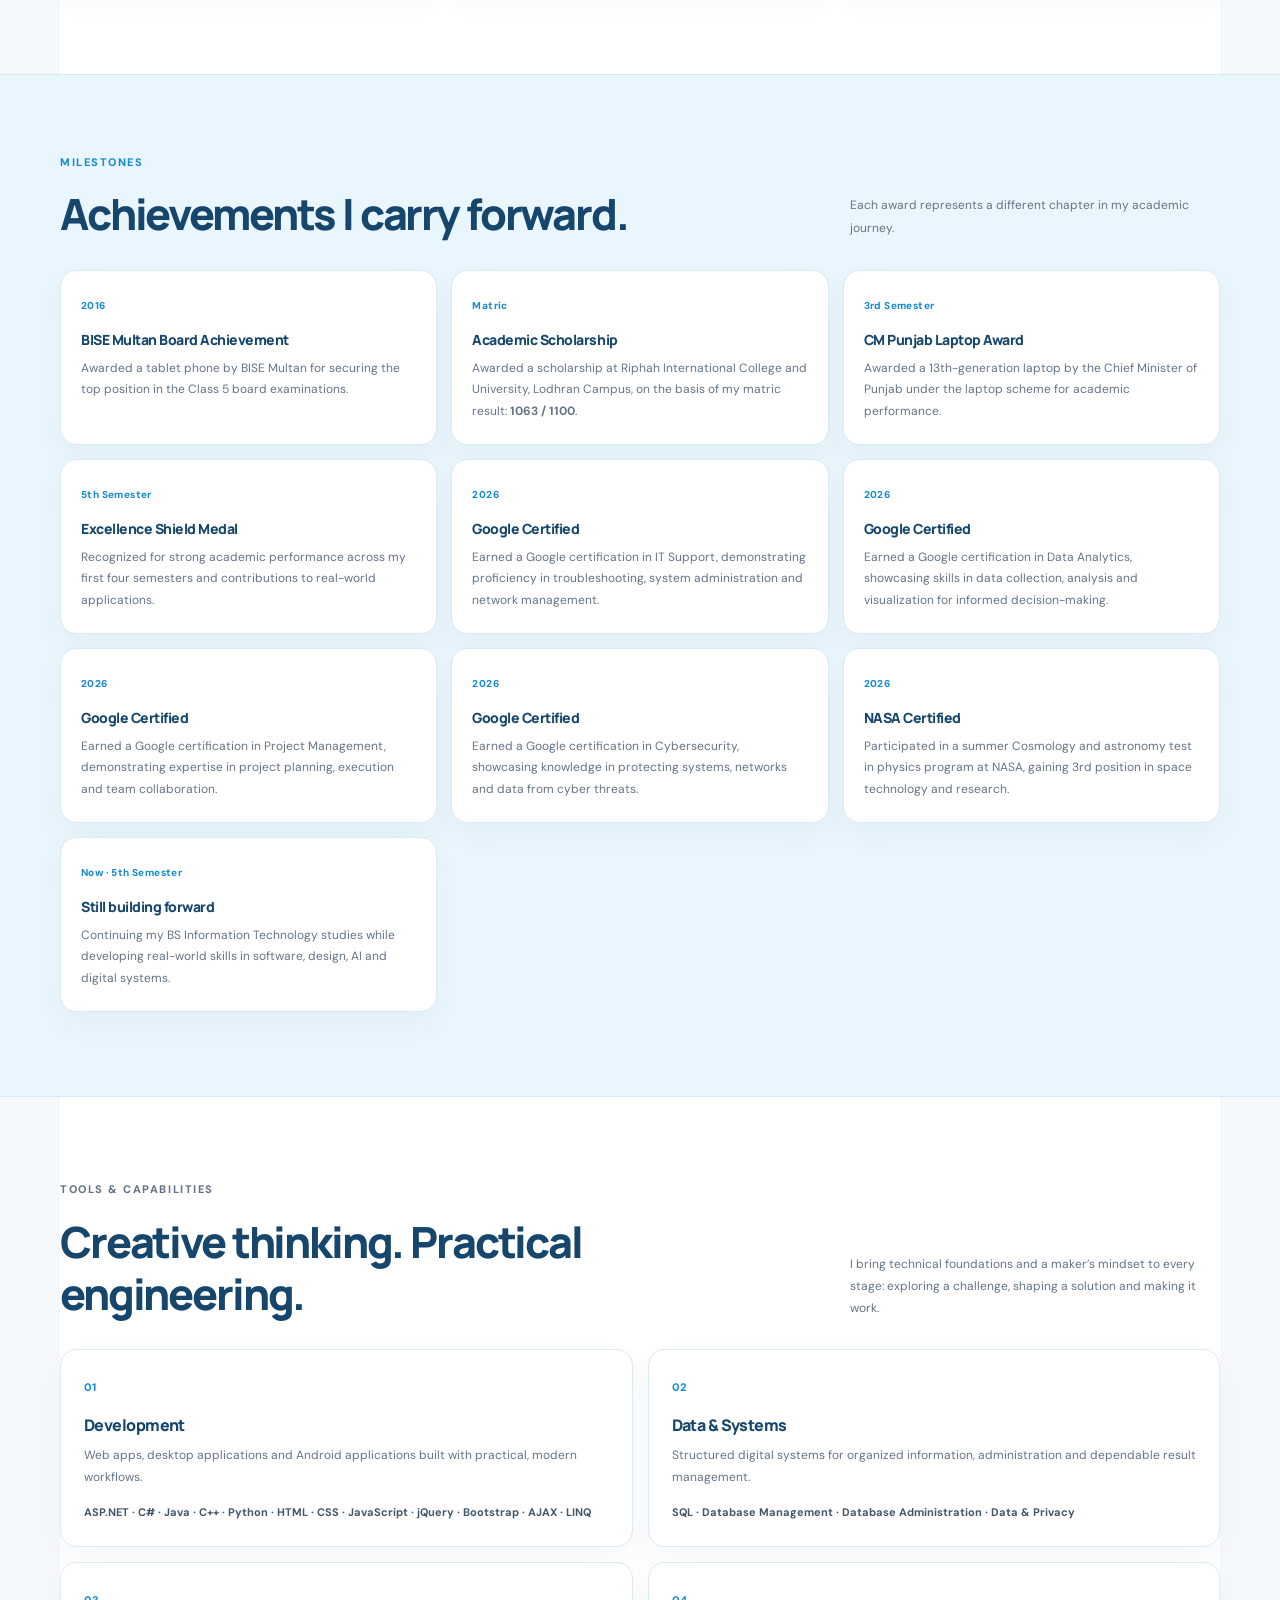
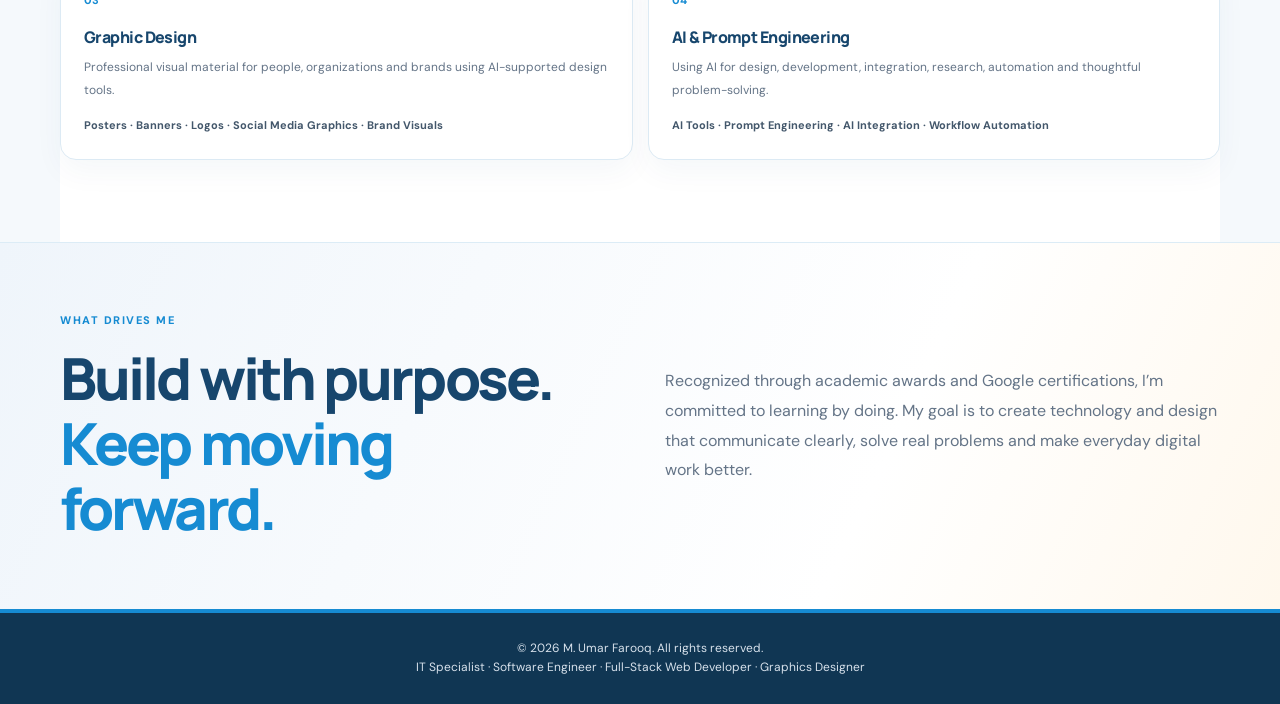
<file: aboutme.html>
<!DOCTYPE html>
<html lang="en">
<head>
    <meta charset="UTF-8">
    <meta name="viewport" content="width=device-width, initial-scale=1.0">
    <meta name="description" content="About Umar Farooq, also known as M. Umar: IT specialist, full-stack developer and graphics designer.">
    <meta name="theme-color" content="#173b5e">
    <title>About Me | Umar Farooq</title>
    <link rel="stylesheet" href="aboutme.css">
    <link rel="stylesheet" href="school-ui.css?v=20261009-6">
    <link rel="stylesheet" href="theme.css?v=20261012-1">
</head>
<body>
    <header class="topbar">
        <a class="brand" href="index.html"><span class="brand-mark">MF</span><span><strong>M. Umar</strong><small>Developer Profile</small></span></a>
        <nav aria-label="Main navigation">
            <a href="index.html">Home</a>
            <a href="about.html">Our School</a>
            <a class="active" href="aboutme.html">About Me</a>
            <a href="result.html">Results</a>
        </nav>
        <a class="top-action" href="#contact">Connect</a>
        <button class="theme-toggle" id="themeToggle" type="button" aria-label="Switch to dark mode" title="Switch theme"><span class="theme-icon" aria-hidden="true">☾</span><span class="theme-label">Dark mode</span></button>
    </header>

    <main>
        <section class="hero">
            <div class="hero-grid page-width">
                <div class="hero-copy">
                    <p class="eyebrow">IT SPECIALIST · DEVELOPER · DIGITAL CREATOR</p>
                    <h1>I turn ideas into<br><em>digital impact.</em></h1>
                    <p class="lead">I’m Umar Farooq, a BS Information Technology student building practical web applications, database-driven systems and digital experiences with a focus on clarity and usability.</p>
                    <div class="hero-links"><a class="button button-gold" href="#skills">Explore my skills</a><a class="text-link" href="#achievements">View achievements <span>-></span></a></div>
                </div>
                <aside class="identity-card">
                    <span class="card-label">CREATOR PROFILE&nbsp; / &nbsp;01</span>
                    <img class="profile-workspace-image" src="https://images.unsplash.com/photo-1498050108023-c5249f4df085?auto=format&fit=crop&w=1000&q=85" alt="Software developer workspace with a laptop and code editor" loading="eager" onerror="this.onerror=null;this.src='developer-workspace.svg'">
                    <h2>M. Umar Farooq</h2>
                    <p>BS Information Technology · 5th Semester</p>
                    <div class="card-line"></div>
                    <ul><li>IT Specialist</li><li>Software Engineer</li><li>Full-Stack Web Developer</li><li>Graphics Designer</li></ul>
                </aside>
            </div>
        </section>

        <section class="intro page-width">
            <p class="eyebrow">A LITTLE ABOUT ME</p>
            <div class="intro-grid"><h2>Curiosity sparks it.<br><em>Technology brings it to life.</em></h2><p>I’m <strong>Umar Farooq</strong>, also known as <strong>M. Umar</strong>, currently studying BS Information Technology. I work across software development, data management and visual design—bringing each together to create digital tools that feel clear, work reliably and solve meaningful problems.</p></div>
        </section>

        <section class="services-section page-width" id="services">
            <div class="section-head"><div><p class="eyebrow">WHAT I BUILD</p><h2>From a bold idea to a useful product.</h2></div><p>Every project starts with a real need. I shape ideas into accessible, dependable digital experiences—from a focused first release to a complete information system.</p></div>
            <div class="service-grid">
                <article class="service-item"><span>01</span><h3>Static Websites</h3><p>Fast, responsive and professional websites for portfolios, schools, businesses and personal brands.</p></article>
                <article class="service-item"><span>02</span><h3>Dynamic Websites</h3><p>Interactive websites connected to content, forms, databases and user-focused features.</p></article>
                <article class="service-item"><span>03</span><h3>Full-Stack Web Apps</h3><p>Complete web applications with polished interfaces, backend logic, authentication and data management.</p></article>
                <article class="service-item"><span>04</span><h3>Desktop Applications</h3><p>Reliable desktop software designed to support workflows, records, administration and daily operations.</p></article>
                <article class="service-item"><span>05</span><h3>Enterprise Applications</h3><p>Scalable systems that help organizations manage information, processes, privacy and business operations.</p></article>
                <article class="service-item"><span>06</span><h3>Mobile App MVPs</h3><p>Focused first versions of mobile apps that validate an idea and create a strong foundation for growth.</p></article>
            </div>
        </section>

        <section class="achievements" id="achievements">
            <div class="page-width"><div class="section-head"><div><p class="eyebrow">MILESTONES</p><h2>Achievements I carry forward.</h2></div><p>Each award represents a different chapter in my academic journey.</p></div>
                <div class="timeline">
                    <article><span class="year">2016</span><h3>BISE Multan Board Achievement</h3><p>Awarded a tablet phone by BISE Multan for securing the top position in the Class 5 board examinations.</p></article>
                    <article><span class="year">Matric</span><h3>Academic Scholarship</h3><p>Awarded a scholarship at Riphah International College and University, Lodhran Campus, on the basis of my matric result: <strong>1063 / 1100</strong>.</p></article>
                    <article><span class="year">3rd Semester</span><h3>CM Punjab Laptop Award</h3><p>Awarded a 13th-generation laptop by the Chief Minister of Punjab under the laptop scheme for academic performance.</p></article>
                    <article><span class="year">5th Semester</span><h3>Excellence Shield Medal</h3><p>Recognized for strong academic performance across my first four semesters and contributions to real-world applications.</p></article>
                    <article><span class="year">2026</span><h3>Google Certified</h3><p>Earned a Google certification in IT Support, demonstrating proficiency in troubleshooting, system administration and network management.</p></article>
                    <article><span class="year">2026</span><h3>Google Certified</h3><p>Earned a Google certification in Data Analytics, showcasing skills in data collection, analysis and visualization for informed decision-making.</p></article>
                    <article><span class="year">2026</span><h3>Google Certified</h3><p>Earned a Google certification in Project Management, demonstrating expertise in project planning, execution and team collaboration.</p></article>
                    <article><span class="year">2026</span><h3>Google Certified</h3><p>Earned a Google certification in Cybersecurity, showcasing knowledge in protecting systems, networks and data from cyber threats.</p></article>
                    <article><span class="year">2026</span><h3>NASA Certified</h3><p>Participated in a summer Cosmology and astronomy test in physics program at NASA, gaining 3rd position in space technology and research.</p></article>
                    <article><span class="year">Now · 5th Semester</span><h3>Still building forward</h3><p>Continuing my BS Information Technology studies while developing real-world skills in software, design, AI and digital systems.</p></article>
                </div>
            </div>
        </section>

        <section class="skills page-width" id="skills">
            <div class="section-head"><div><p class="eyebrow">TOOLS & CAPABILITIES</p><h2>Creative thinking. Practical engineering.</h2></div><p>I bring technical foundations and a maker’s mindset to every stage: exploring a challenge, shaping a solution and making it work.</p></div>
            <div class="skill-grid">
                <article class="skill"><span>01</span><h3>Development</h3><p>Web apps, desktop applications and Android applications built with practical, modern workflows.</p><strong>ASP.NET · C# · Java · C++ · Python · HTML · CSS · JavaScript · jQuery · Bootstrap · AJAX · LINQ</strong></article>
                <article class="skill"><span>02</span><h3>Data & Systems</h3><p>Structured digital systems for organized information, administration and dependable result management.</p><strong>SQL · Database Management · Database Administration · Data & Privacy</strong></article>
                <article class="skill"><span>03</span><h3>Graphic Design</h3><p>Professional visual material for people, organizations and brands using AI-supported design tools.</p><strong>Posters · Banners · Logos · Social Media Graphics · Brand Visuals</strong></article>
                <article class="skill"><span>04</span><h3>AI & Prompt Engineering</h3><p>Using AI for design, development, integration, research, automation and thoughtful problem-solving.</p><strong>AI Tools · Prompt Engineering · AI Integration · Workflow Automation</strong></article>
            </div>
        </section>

        <section class="closing" id="contact"><div class="page-width closing-grid"><div><p class="eyebrow">WHAT DRIVES ME</p><h2>Build with purpose.<br><em>Keep moving forward.</em></h2></div><p>Recognized through academic awards and Google certifications, I’m committed to learning by doing. My goal is to create technology and design that communicate clearly, solve real problems and make everyday digital work better.</p></div></section>
    </main>

    <footer><p>&copy; 2026 M. Umar Farooq. All rights reserved.</p><p>IT Specialist · Software Engineer · Full-Stack Web Developer · Graphics Designer</p></footer>
<script src="theme.js"></script>
</body>
</html>
</file>
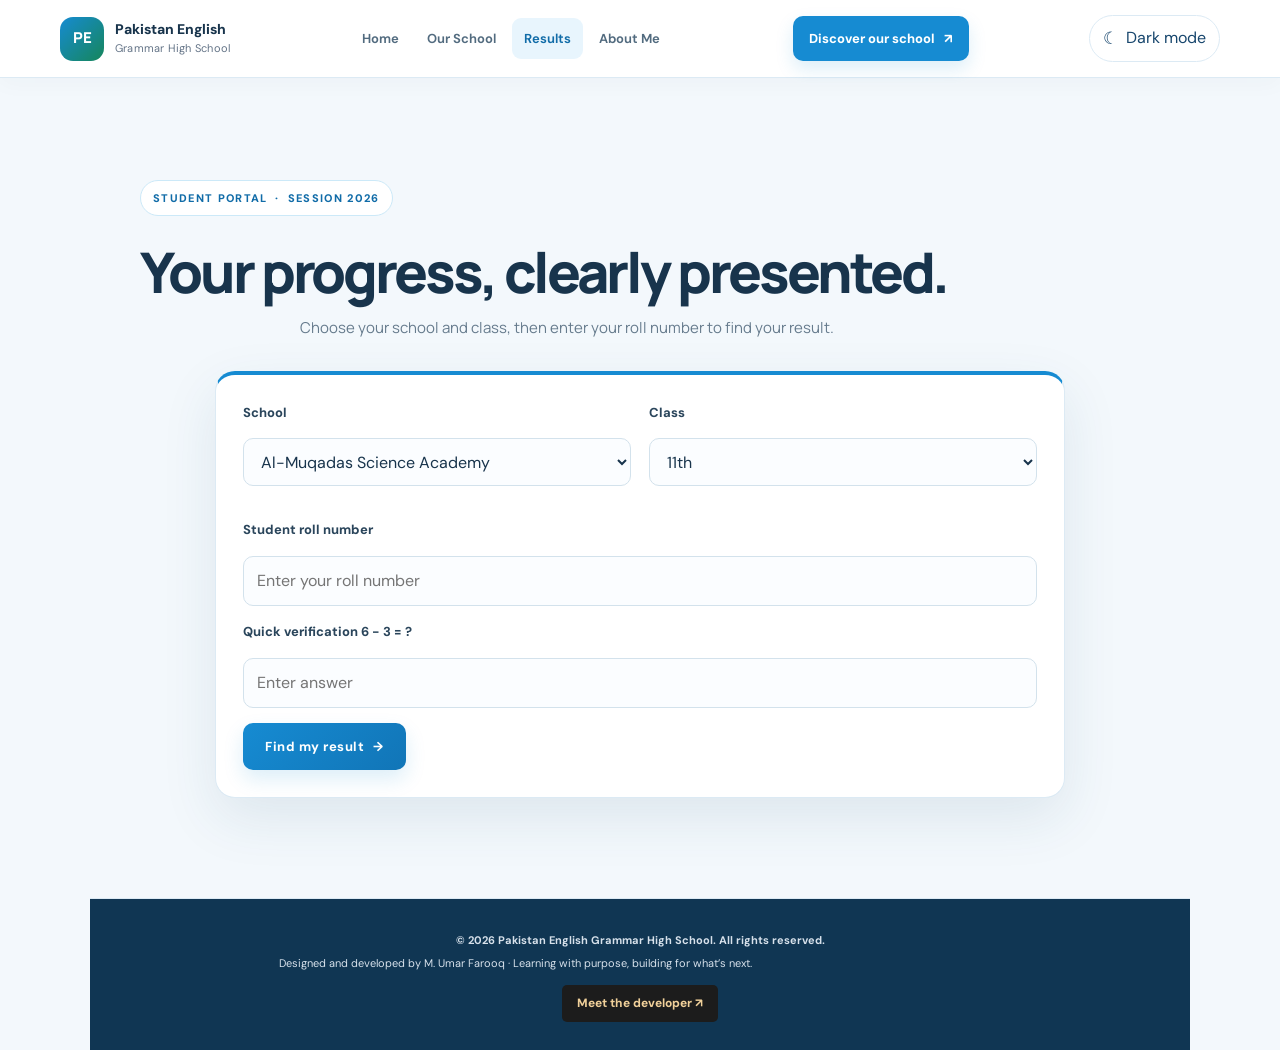
<file: result.html>
<!DOCTYPE html>
<html lang="en">
<head>
    <meta charset="UTF-8">
    <meta name="viewport" content="width=device-width, initial-scale=1.0">
    <meta name="description" content="Find and review your student examination results in the online portal.">
    <meta name="theme-color" content="#f7fbff">
    <title>Student Results | Pakistan English Grammar High School</title>
    <link rel="stylesheet" href="style.css">
<link rel="stylesheet" href="school-ui.css?v=20261009-4">
    <link rel="stylesheet" href="theme.css?v=20261012-1">
</head>
<body class="results-page">
    <header class="portal-nav">
        <a class="portal-brand" href="index.html">
            <span class="portal-mark">PE</span>
            <span><strong>Pakistan English</strong><small>Grammar High School</small></span>
        </a>
        <nav aria-label="Main navigation">
            <a href="index.html">Home</a>
            <a href="about.html">Our School</a>
            <a class="active" href="result.html">Results</a>
            <a href="aboutme.html">About Me</a>
        </nav>
        <a class="portal-action" href="about.html">Discover our school <span>↗</span></a>
        <button class="theme-toggle" id="themeToggle" type="button" aria-label="Switch to dark mode" title="Switch theme"><span class="theme-icon" aria-hidden="true">☾</span><span class="theme-label">Dark mode</span></button>
    </header>
    <div class="container">
        <div class="header">
            <p class="portal-kicker">STUDENT PORTAL <span>·</span> SESSION 2026</p>
            <h1>Your progress, clearly presented.</h1>
            <h2>Choose your school and class, then enter your roll number to find your result.</h2>
        </div>

        <div class="search-box">
            <div class="input-grid">
                <div class="input-group">
                    <label for="institutionSelect">School</label>
                    <select id="institutionSelect">
                        <option value="Al-Muqadas Science Academy">Al-Muqadas Science Academy</option>
                        <option value="Pakistan English Grammar High School">Pakistan English Grammar High School</option>
                    </select>
                </div>

                <div class="input-group">
                    <label for="classSelect">Class</label>
                    <select id="classSelect">
                        <option value="9th">9th</option>
                        <option value="10th">10th</option>
                        <option value="11th" selected>11th</option>
                        <option value="12th">12th</option>
                    </select>
                </div>
            </div>

            <div class="input-group">
                <label for="rollNo">Student roll number</label>
                <input type="text" id="rollNo" placeholder="Enter your roll number" autocomplete="off">
            </div>

            <div class="input-group math-verification">
                <label for="mathAnswer">Quick verification <span id="mathQuestion"></span></label>
                <input type="number" id="mathAnswer" placeholder="Enter answer" inputmode="numeric">
            </div>

            <button id="searchBtn">Find my result <span>→</span></button>
        </div>

        <div class="result-card">
            <div class="result-sheet">
                <div class="result-header">
                    <div class="institution-name">AL-MUQADAS SCIENCE ACADEMY</div>
                    <div class="result-title">Provisional Result Intimation</div>
                    <div class="result-subtitle"></div>
                </div>

                <div class="meta-table">
                    <div class="meta-row">
                        <div class="meta-item meta-item--numeric"><span>Roll No</span><strong id="resultRollNo">-</strong></div>
                        <div class="meta-item meta-item--string"><span>Name</span><strong id="resultName">-</strong></div>
                    </div>
                    <div class="meta-row">
                        <div class="meta-item meta-item--numeric"><span>Class Position</span><strong id="classPosition">-</strong></div>
                        <div class="meta-item meta-item--string"><span>Class</span><strong id="resultClass">-</strong></div>
                    </div>
                    <div class="meta-row">
                        <div class="meta-item meta-item--string"><span>Institute</span><strong id="institutionName">Al-Muqadas Science Academy</strong></div>
                        <div class="meta-item meta-item--numeric"><span>Session</span><strong id="resultSession">2026</strong></div>
                    </div>
                </div>

                <div class="result-table-wrap">
                    <table class="result-table">
                    <thead>
                        <tr>
                            <th>Subject</th>
                            <th>Max Marks</th>
                            <th>Obtained</th>
                            <th>Percentage</th>
                            <th>Grade</th>
                        </tr>
                    </thead>
                    <tbody id="resultSubjects"></tbody>
                    </table>
                </div>

                <div class="result-summary" id="resultSummary">
                    <div class="summary-box">
                        <span>Total Marks</span>
                        <strong id="totalMarks">-</strong>
                    </div>
                    <div class="summary-box">
                        <span>Percentage</span>
                        <strong id="percentage">-</strong>
                    </div>
                    <div class="summary-box">
                        <span>Overall Grade</span>
                        <strong id="overallGrade">-</strong>
                    </div>
                    <div class="summary-box">
                        <span>Status</span>
                        <strong id="resultStatus">-</strong>
                    </div>
                </div>

                <div class="signature-row">
                    <div class="signature-box">
                        <span>Principal Signature</span>
                    </div>
                    <div class="signature-box">
                        <span>Office Seal</span>
                    </div>
                </div>
            </div>

            <button id="printBtn">Print this result <span>↗</span></button>
        </div>
    </div>

    <footer class="site-footer">
        <p class="footer-copyright">&copy; 2026 Pakistan English Grammar High School. All rights reserved.</p>
        <p class="footer-developer">
            Designed and developed by M. Umar Farooq · Learning with purpose, building for what’s next.
        </p>
        <a class="footer-about-link" href="aboutme.html">Meet the developer <span>↗</span></a>
    </footer>

    <script src="script.js"></script>
    <script src="theme.js"></script>
</body>
</html>
</file>
<file: home.css>
/* =========================================
   BASIC
========================================= */

:root {
    --navy-900: #0d2d42;
    --navy-700: #123f5f;
    --navy-600: #1d4e68;
    --gold-500: #d9a75f;
    --gold-400: #ebc27b;
    --gray-50: #f5f7fb;
    --gray-100: #eef3f8;
    --gray-200: #e8edf2;
    --gray-400: #7d8b96;
    --gray-700: #41525f;
    --white: #ffffff;
    --shadow-soft: 0 18px 45px rgba(13, 45, 66, 0.12);
}

* {
    margin: 0;
    padding: 0;
    box-sizing: border-box;
}

html {
    scroll-behavior: smooth;
}

body {
    font-family: "Segoe UI", Arial, sans-serif;
    color: var(--navy-700);
    background: linear-gradient(180deg, #f7f9fc 0%, #ffffff 30%, #f3f7fa 100%);
    line-height: 1.6;
}

a {
    text-decoration: none;
    color: inherit;
}

img {
    width: 100%;
    display: block;
}

.container {
    width: 90%;
    max-width: 1180px;
    margin: auto;
}


/* =========================================
   HEADER
========================================= */

.header {
    background: rgba(255, 255, 255, 0.9);
    border-bottom: 1px solid rgba(18, 63, 95, 0.08);
    backdrop-filter: blur(10px);
    position: sticky;
    top: 0;
    z-index: 1000;
    box-shadow: 0 10px 25px rgba(13, 45, 66, 0.04);
}

.navbar {
    min-height: 78px;
    display: flex;
    align-items: center;
    justify-content: space-between;
    gap: 25px;
}


/* Logo */

.logo {
    display: flex;
    align-items: center;
    gap: 10px;
}

.logo-mark {
    width: 44px;
    height: 44px;
    background: linear-gradient(135deg, var(--navy-700), var(--navy-600));
    color: var(--white);
    border-radius: 12px;
    box-shadow: 0 10px 20px rgba(18, 63, 95, 0.2);

    display: flex;
    align-items: center;
    justify-content: center;

    font-size: 14px;
    font-weight: 800;
}

.logo-text strong {
    display: block;
    color: var(--navy-700);
    font-size: 15px;
    font-weight: 800;
}

.logo-text span {
    display: block;
    color: var(--gray-400);
    font-size: 10px;
}


/* Navigation */

.nav {
    display: flex;
    align-items: center;
    gap: 28px;
}

.nav a {
    color: var(--gray-700);
    font-size: 13px;
    font-weight: 700;
    transition: 0.2s;
}

.nav a:hover,
.nav a.active {
    color: var(--navy-700);
}


/* Header Button */

.header-button {
    background: linear-gradient(135deg, var(--navy-700), var(--navy-600));
    color: white;
    padding: 12px 18px;
    border-radius: 999px;
    box-shadow: 0 12px 25px rgba(18, 63, 95, 0.18);

    font-size: 13px;
    font-weight: 700;
}

.header-button:hover {
    transform: translateY(-1px);
    background: linear-gradient(135deg, var(--navy-900), var(--navy-700));
}

.header-button span {
    margin-left: 5px;
}


/* =========================================
   HOME PAGE
   HERO
========================================= */

.hero {
    background: radial-gradient(circle at top left, rgba(217, 167, 95, 0.18), transparent 28%),
                linear-gradient(135deg, #f8fafc 0%, #eef5fa 45%, #f4f8fb 100%);
    padding: 85px 0 75px;
}

.hero-grid {
    display: grid;
    grid-template-columns: 1.05fr 0.95fr;
    align-items: center;
    gap: 70px;
}

.hero-label {
    color: var(--gold-500);
    font-size: 11px;
    font-weight: 800;
    letter-spacing: 1.8px;
    margin-bottom: 20px;
    text-transform: uppercase;
}

.hero-label span {
    display: inline-block;
    width: 28px;
    height: 2px;
    background: var(--gold-500);
    margin-right: 10px;
    vertical-align: middle;
}

.hero h1 {
    color: var(--navy-900);
    font-size: clamp(2.5rem, 5vw, 4rem);
    line-height: 1.02;
    letter-spacing: -1.2px;
    margin-bottom: 24px;
}

.hero h1 strong {
    display: block;
    color: var(--gold-500);
    font-weight: 800;
}

.hero-content > p {
    max-width: 560px;
    color: var(--gray-700);
    font-size: 16px;
    margin-bottom: 30px;
}


/* Hero Buttons */

.hero-buttons {
    display: flex;
    align-items: center;
    flex-wrap: wrap;
    gap: 12px;
}

.button {
    display: inline-block;
    padding: 14px 22px;
    border-radius: 999px;
    font-size: 13px;
    font-weight: 700;
    transition: 0.2s ease;
}

.button-primary {
    background: linear-gradient(135deg, var(--navy-700), var(--navy-600));
    color: white;
    box-shadow: 0 14px 30px rgba(18, 63, 95, 0.2);
}

.button-primary:hover {
    transform: translateY(-1px);
    background: linear-gradient(135deg, var(--navy-900), var(--navy-700));
}

.button-outline {
    background: rgba(255, 255, 255, 0.85);
    color: var(--navy-700);
    border: 1px solid rgba(13, 45, 66, 0.12);
}

.button-outline:hover {
    border-color: var(--navy-700);
    transform: translateY(-1px);
}

.hero-trust {
    display: flex;
    flex-wrap: wrap;
    gap: 15px;
    margin-top: 28px;
}

.trust-item {
    min-width: 140px;
    background: rgba(255, 255, 255, 0.7);
    border: 1px solid rgba(13, 45, 66, 0.08);
    border-radius: 16px;
    padding: 14px 16px;
    box-shadow: 0 10px 25px rgba(15, 23, 42, 0.05);
}

.trust-item strong {
    display: block;
    color: var(--navy-700);
    font-size: 18px;
    margin-bottom: 4px;
}

.trust-item span {
    color: var(--gray-700);
    font-size: 11px;
    font-weight: 600;
}


/* Hero Note */

.hero-note {
    display: flex;
    align-items: center;
    gap: 10px;
    margin-top: 30px;
}

.note-line {
    width: 35px;
    height: 1px;
    background: #b9c4cb;
}

.hero-note p {
    color: var(--gray-400);
    font-size: 12px;
    letter-spacing: 0.2px;
}


/* Hero Image */

.hero-image {
    position: relative;
}

.hero-image img {
    height: 490px;
    object-fit: cover;
    border-radius: 24px;
    box-shadow: var(--shadow-soft);
}

.hero-image-card {
    position: absolute;
    left: 20px;
    bottom: 20px;

    background: rgba(255, 255, 255, 0.92);
    backdrop-filter: blur(8px);
    padding: 16px 20px;
    border-radius: 16px;
    box-shadow: 0 16px 30px rgba(13, 45, 66, 0.12);
    border: 1px solid rgba(18, 63, 95, 0.08);
}

.hero-image-card strong {
    display: block;
    color: var(--navy-700);
    font-size: 13px;
}

.hero-image-card span {
    color: var(--gray-400);
    font-size: 11px;
}


/* =========================================
   HOME
   SECTION HEADINGS
========================================= */

.section-label {
    color: #bd8230;
    font-size: 11px;
    font-weight: bold;
    letter-spacing: 1.5px;
}


/* =========================================
   HOME
   SERVICES
========================================= */

.services {
    padding: 90px 0;
}

.section-top {
    display: flex;
    justify-content: space-between;
    align-items: end;
    gap: 40px;
    margin-bottom: 40px;
}

.section-top h2 {
    color: var(--navy-700);
    font-size: clamp(2rem, 3vw, 2.6rem);
    line-height: 1.2;
    margin-top: 8px;
}

.section-top h2 span {
    color: var(--gold-500);
}

.section-top > p {
    max-width: 320px;
    color: var(--gray-700);
    font-size: 14px;
}

.service-grid {
    display: grid;
    grid-template-columns: repeat(3, 1fr);
    gap: 18px;
}

.service-card {
    min-height: 260px;
    border: 1px solid rgba(13, 45, 66, 0.08);
    border-radius: 22px;
    padding: 28px;
    background: rgba(255, 255, 255, 0.8);

    display: flex;
    flex-direction: column;
    justify-content: space-between;

    transition: 0.25s ease;
    box-shadow: 0 12px 26px rgba(15, 23, 42, 0.04);
}

.service-card:hover {
    border-color: rgba(18, 63, 95, 0.2);
    box-shadow: 0 20px 35px rgba(13, 45, 66, 0.1);
    transform: translateY(-5px);
}

.service-card.featured {
    background: linear-gradient(160deg, var(--navy-700), var(--navy-600));
    border-color: transparent;
    color: white;
}

.service-number {
    color: var(--gold-500);
    font-size: 12px;
    font-weight: 800;
}

.service-content h3 {
    color: var(--navy-700);
    font-size: 21px;
    margin-bottom: 8px;
}

.featured h3 {
    color: white;
}

.service-content p {
    color: var(--gray-700);
    font-size: 13px;
    margin-bottom: 18px;
}

.featured p {
    color: rgba(255, 255, 255, 0.8);
}

.service-link {
    color: var(--navy-700);
    font-size: 12px;
    font-weight: 800;
}

.featured .service-link {
    color: var(--gold-400);
}


/* =========================================
   HOME
   ABOUT SECTION
========================================= */

.about-home {
    background: linear-gradient(180deg, rgba(240, 245, 250, 0.7), rgba(248, 250, 252, 0.8));
    padding: 90px 0;
}

.about-grid {
    display: grid;
    grid-template-columns: 1fr 1fr;
    gap: 75px;
    align-items: center;
}

.about-image {
    position: relative;
}

.about-image img {
    height: 470px;
    object-fit: cover;
    border-radius: 28px;
    box-shadow: var(--shadow-soft);
}

.image-tag {
    position: absolute;
    left: 20px;
    bottom: 20px;

    background: rgba(18, 63, 95, 0.92);
    color: white;

    padding: 15px 18px;
    border-radius: 14px;
    box-shadow: 0 16px 25px rgba(13, 45, 66, 0.2);
}

.image-tag strong {
    display: block;
    font-size: 13px;
}

.image-tag span {
    color: #cbd8df;
    font-size: 11px;
}

.about-text h2 {
    color: var(--navy-700);
    font-size: clamp(2rem, 3vw, 2.7rem);
    line-height: 1.15;
    margin: 10px 0 20px;
}

.about-text h2 span {
    color: var(--gold-500);
}

.about-text p {
    color: var(--gray-700);
    font-size: 14px;
    margin-bottom: 15px;
}

.text-button {
    display: inline-block;
    margin-top: 12px;
    color: var(--navy-700);
    font-size: 13px;
    font-weight: 800;
}

.text-button:hover {
    color: var(--gold-500);
}


/* =========================================
   HOME
   STATS
========================================= */

.stats {
    background: linear-gradient(135deg, var(--navy-900), var(--navy-700));
    color: white;
    padding: 65px 0;
}

.stats-grid {
    display: grid;
    grid-template-columns: repeat(4, 1fr);
    gap: 22px;
}

.stat {
    background: rgba(255, 255, 255, 0.04);
    border: 1px solid rgba(255, 255, 255, 0.08);
    border-radius: 18px;
    padding: 22px 20px;
}

.stat strong {
    color: var(--gold-400);
    font-size: 12px;
}

.stat h3 {
    font-size: 17px;
    margin: 8px 0;
}

.stat p {
    color: rgba(255, 255, 255, 0.75);
    font-size: 12px;
}


/* =========================================
   HOME
   LEARNING
========================================= */

.learning {
    padding: 95px 0;
}

.learning-grid {
    display: grid;
    grid-template-columns: 1fr 1fr;
    gap: 75px;
    align-items: center;
}

.learning-text h2 {
    color: var(--navy-700);
    font-size: clamp(2rem, 3vw, 2.7rem);
    line-height: 1.15;
    margin: 10px 0 18px;
}

.learning-text h2 span {
    color: var(--gold-500);
}

.learning-text > p {
    color: var(--gray-700);
    font-size: 14px;
    max-width: 480px;
    margin-bottom: 28px;
}

.learning-list > div {
    display: flex;
    gap: 15px;
    padding: 18px 18px;
    border: 1px solid rgba(13, 45, 66, 0.06);
    border-radius: 16px;
    background: rgba(255, 255, 255, 0.7);
    margin-bottom: 14px;
    box-shadow: 0 10px 20px rgba(15, 23, 42, 0.03);
}

.learning-list > div > span {
    color: var(--gold-500);
    font-size: 12px;
    font-weight: 800;
}

.learning-list strong {
    color: var(--navy-700);
    font-size: 14px;
}

.learning-list p {
    color: var(--gray-700);
    font-size: 12px;
}

.learning-image img {
    height: 470px;
    object-fit: cover;
    border-radius: 28px;
    box-shadow: var(--shadow-soft);
}


/* =========================================
   HOME
   CTA
========================================= */

.home-cta {
    background: linear-gradient(180deg, rgba(244, 247, 249, 0.8), rgba(234, 242, 248, 1));
    padding: 70px 0;
}

.cta-content {
    display: flex;
    justify-content: space-between;
    align-items: center;
    gap: 30px;
    background: rgba(255, 255, 255, 0.7);
    border: 1px solid rgba(18, 63, 95, 0.08);
    border-radius: 24px;
    padding: 28px 32px;
    box-shadow: 0 18px 38px rgba(13, 45, 66, 0.05);
}

.cta-content > div > span {
    color: var(--gold-500);
    font-size: 11px;
    font-weight: 800;
    letter-spacing: 1.5px;
    text-transform: uppercase;
}

.cta-content h2 {
    color: var(--navy-700);
    font-size: clamp(2rem, 3.2vw, 2.7rem);
    margin: 7px 0;
}

.cta-content h2 strong {
    color: var(--gold-500);
    font-weight: inherit;
}

.cta-content p {
    color: var(--gray-700);
    font-size: 14px;
}

.cta-button {
    background: linear-gradient(135deg, var(--navy-700), var(--navy-600));
    color: white;
    padding: 15px 22px;
    border-radius: 999px;
    font-size: 13px;
    font-weight: 700;
    white-space: nowrap;
    box-shadow: 0 14px 25px rgba(18, 63, 95, 0.18);
}

.cta-button:hover {
    transform: translateY(-1px);
    background: linear-gradient(135deg, var(--navy-900), var(--navy-700));
}


/* =========================================
   ABOUT PAGE
   HERO
========================================= */

.about-hero {
    background: #f4f7f9;
    padding: 80px 0;
}

.about-hero-content {
    display: grid;
    grid-template-columns: 1fr 1fr;
    align-items: center;
    gap: 65px;
}

.small-title {
    color: #bd8230;
    font-size: 11px;
    font-weight: bold;
    letter-spacing: 1.5px;
    margin-bottom: 12px;
}

.about-hero-text h1 {
    color: #123f5f;
    font-size: 52px;
    line-height: 1.1;
    margin-bottom: 22px;
}

.about-hero-text h1 span {
    color: #bd8230;
}

.about-hero-text > p:not(.small-title) {
    max-width: 520px;
    color: #667582;
    font-size: 16px;
}

.about-hero-image img {
    height: 430px;
    object-fit: cover;
    border-radius: 8px;
}


/* =========================================
   ABOUT
   INTRODUCTION
========================================= */

.about-introduction {
    padding: 85px 0;
}

.about-intro-grid {
    display: grid;
    grid-template-columns: 1fr 1fr;
    gap: 70px;
}

.about-intro-grid h2 {
    color: #123f5f;
    font-size: 38px;
    line-height: 1.2;
}

.about-intro-text {
    color: #667582;
    font-size: 15px;
}

.about-intro-text p {
    margin-bottom: 18px;
}


/* =========================================
   ABOUT
   VALUES
========================================= */

.school-values {
    background: #f4f7f9;
    padding: 85px 0;
}

.section-heading {
    margin-bottom: 35px;
}

.section-heading h2 {
    color: #123f5f;
    font-size: 38px;
    line-height: 1.2;
    margin-top: 5px;
}

.value-cards {
    display: grid;
    grid-template-columns: repeat(3, 1fr);
    gap: 20px;
}

.value-card {
    background: white;
    border: 1px solid #e3e9ed;
    border-radius: 7px;
    padding: 30px;
    transition: 0.25s;
}

.value-card:hover {
    border-color: #123f5f;
    transform: translateY(-5px);
}

.value-card span {
    color: #bd8230;
    font-size: 12px;
    font-weight: bold;
}

.value-card h3 {
    color: #123f5f;
    font-size: 20px;
    margin: 10px 0;
}

.value-card p {
    color: #667582;
    font-size: 14px;
}


/* =========================================
   ABOUT
   LEARNING SECTION
========================================= */

.learning-section {
    padding: 90px 0;
}

.learning-text h2 {
    color: #123f5f;
}

.simple-button {
    display: inline-block;
    margin-top: 8px;
    background: #123f5f;
    color: white;
    padding: 12px 18px;
    border-radius: 5px;
    font-size: 13px;
    font-weight: bold;
}

.simple-button:hover {
    background: #0c3048;
}


/* =========================================
   ABOUT
   PROMISE
========================================= */

.school-promise {
    background: #123f5f;
    color: white;
    text-align: center;
    padding: 90px 20px;
}

.school-promise .small-title {
    color: #e0ad64;
}

.school-promise h2 {
    max-width: 750px;
    margin: auto;
    font-size: 44px;
    line-height: 1.2;
}

.school-promise h2 span {
    color: #e0ad64;
}

.school-promise > .container > p:last-child {
    max-width: 650px;
    margin: 20px auto 0;
    color: #cbd8df;
}


/* =========================================
   COMMON CTA
========================================= */

.cta {
    background: #f4f7f9;
    text-align: center;
    padding: 75px 20px;
}

.cta h2 {
    color: #123f5f;
    font-size: 36px;
    margin-bottom: 8px;
}

.cta p {
    color: #74818c;
    font-size: 14px;
    margin-bottom: 22px;
}

.btn.primary {
    display: inline-block;
    background: #123f5f;
    color: white;
    padding: 13px 20px;
    border-radius: 5px;
    font-size: 13px;
    font-weight: bold;
}

.btn.primary:hover {
    background: #0c3048;
}


/* =========================================
   FOOTER
========================================= */

.footer {
    background: linear-gradient(180deg, var(--navy-900), #0b2436);
    color: white;
    padding-top: 55px;
}

.footer-grid {
    display: grid;
    grid-template-columns: 2fr 1fr 1fr;
    gap: 60px;
    padding-bottom: 45px;
}

.footer-brand > p {
    color: rgba(255, 255, 255, 0.7);
    font-size: 12px;
    margin-top: 15px;
}

.footer .logo-text strong {
    color: white;
}

.footer .logo-text span {
    color: rgba(255, 255, 255, 0.7);
}

.footer-links {
    display: flex;
    flex-direction: column;
    gap: 9px;
}

.footer-links a {
    color: rgba(255, 255, 255, 0.7);
    font-size: 12px;
}

.footer-links a:hover {
    color: white;
}

.footer-links a:first-child {
    color: var(--gold-400);
    font-weight: 700;
}

.copyright {
    border-top: 1px solid rgba(255, 255, 255, 0.1);
    text-align: center;
    color: rgba(255, 255, 255, 0.7);
    font-size: 11px;
    padding: 18px;
}
/* =========================================
   SHARED SECTION
========================================= */

.it-admin-section,
.faculty-section {
    padding: 100px 0;
}

.container {
    width: min(1180px, 92%);
    margin: 0 auto;
}

.section-label {
    display: flex;
    align-items: center;
    gap: 10px;

    margin-bottom: 28px;

    font-size: 12px;
    font-weight: 800;
    letter-spacing: 2px;
    text-transform: uppercase;
}

.section-label span {
    width: 28px;
    height: 2px;
    background: #1d4ed8;
    display: block;
}


/* =========================================
   IT ADMINISTRATION
========================================= */

.it-admin-section {
    background: #f6f8fb;
}

.it-admin-card {
    background: #ffffff;
    border: 1px solid #e5e9f0;
    border-radius: 20px;
    padding: 42px;

    box-shadow: 0 12px 35px rgba(15, 23, 42, 0.06);
}

.it-admin-profile {
    display: flex;
    align-items: center;
    gap: 22px;
}

.it-admin-avatar {
    width: 76px;
    height: 76px;

    display: flex;
    align-items: center;
    justify-content: center;

    border-radius: 50%;

    background: #172554;
    color: #ffffff;

    font-size: 22px;
    font-weight: 800;
}

.profile-label {
    display: block;

    margin-bottom: 7px;

    color: #64748b;

    font-size: 11px;
    font-weight: 800;
    letter-spacing: 1.5px;
}

.it-admin-profile h2 {
    margin: 0 0 5px;

    color: #111827;

    font-size: 30px;
    line-height: 1.2;
}

.it-admin-profile p {
    margin: 0;

    color: #2563eb;

    font-size: 15px;
    font-weight: 700;
}

.it-admin-divider {
    height: 1px;
    background: #e5e7eb;

    margin: 38px 0;
}

.it-admin-details {
    display: grid;
    grid-template-columns: 1fr 1fr;
    gap: 70px;
}

.it-admin-intro h3 {
    margin: 0 0 15px;

    color: #111827;

    font-size: 25px;
}

.it-admin-intro p {
    margin: 0;

    max-width: 600px;

    color: #64748b;

    font-size: 15px;
    line-height: 1.8;
}


/* =========================================
   RESPONSIBILITIES
========================================= */

.it-admin-responsibilities {
    display: grid;
    grid-template-columns: 1fr 1fr;
    gap: 20px;
}

.responsibility {
    display: flex;
    gap: 14px;

    padding: 18px;

    border: 1px solid #e5e7eb;
    border-radius: 12px;

    transition: 0.25s ease;
}

.responsibility:hover {
    border-color: #bfdbfe;
    transform: translateY(-3px);
}

.responsibility > span {
    color: #2563eb;

    font-size: 12px;
    font-weight: 800;
}

.responsibility strong {
    display: block;

    margin-bottom: 5px;

    color: #1e293b;

    font-size: 14px;
}

.responsibility p {
    margin: 0;

    color: #64748b;

    font-size: 12px;
    line-height: 1.5;
}


/* =========================================
   FACULTY SECTION
========================================= */

.faculty-section {
    background: #111827;
    color: #ffffff;
}

.light-label {
    color: #cbd5e1;
}

.light-label span {
    background: #60a5fa;
}

.faculty-header {
    display: grid;
    grid-template-columns: 1.2fr 0.8fr;
    gap: 80px;

    align-items: end;

    margin-bottom: 55px;
}

.faculty-header h2 {
    margin: 0;

    color: #ffffff;

    font-size: clamp(36px, 5vw, 58px);
    line-height: 1.05;
    letter-spacing: -1.5px;
}

.faculty-header h2 em {
    color: #93c5fd;
    font-style: normal;
}

.faculty-header > p {
    margin: 0;

    color: #94a3b8;

    font-size: 15px;
    line-height: 1.8;
}


/* =========================================
   FACULTY GRID
========================================= */

.faculty-grid {
    display: grid;
    grid-template-columns: repeat(3, 1fr);
    gap: 18px;
}

.faculty-card {
    min-height: 330px;

    padding: 30px;

    background: #182235;

    border: 1px solid #263247;
    border-radius: 16px;

    transition:
        transform 0.25s ease,
        border-color 0.25s ease,
        background 0.25s ease;
}

.faculty-card:hover {
    transform: translateY(-6px);

    border-color: #3b82f6;

    background: #1c2940;
}

.faculty-card.featured {
    background: #1c2940;
}

.faculty-card.it-card {
    border-color: #2563eb;
}

.faculty-top {
    display: flex;
    justify-content: space-between;
    align-items: center;

    margin-bottom: 30px;
}

.faculty-avatar {
    width: 54px;
    height: 54px;

    display: flex;
    align-items: center;
    justify-content: center;

    border-radius: 12px;

    background: #2563eb;
    color: #ffffff;

    font-size: 16px;
    font-weight: 800;
}

.faculty-number {
    color: #64748b;

    font-size: 12px;
    font-weight: 800;
}

.faculty-subject {
    display: block;

    margin-bottom: 10px;

    color: #60a5fa;

    font-size: 11px;
    font-weight: 800;

    letter-spacing: 1px;
    text-transform: uppercase;
}

.faculty-card h3 {
    margin: 0 0 7px;

    color: #ffffff;

    font-size: 24px;
    line-height: 1.2;
}

.faculty-card strong {
    display: block;

    margin-bottom: 18px;

    color: #cbd5e1;

    font-size: 13px;
}

.faculty-card p {
    margin: 0;

    color: #94a3b8;

    font-size: 13px;
    line-height: 1.75;
}

.faculty-card p + p {
    margin-top: 12px;
}


/* =========================================
   LEADERSHIP
========================================= */

.leadership-card {
    background: #151f31;
}


/* =========================================
   FACULTY FOOTER
========================================= */

.faculty-footer {
    display: grid;
    grid-template-columns: 100px 1fr;

    gap: 30px;

    align-items: center;

    margin-top: 55px;
}

.faculty-footer-line {
    height: 1px;
    background: #334155;
}

.faculty-footer p {
    margin: 0;

    max-width: 750px;

    color: #94a3b8;

    font-size: 14px;
    line-height: 1.7;
}

.faculty-footer strong {
    color: #e2e8f0;
}


/* =========================================
   TABLET
========================================= */

@media (max-width: 900px) {

    .it-admin-details {
        grid-template-columns: 1fr;
        gap: 40px;
    }

    .faculty-header {
        grid-template-columns: 1fr;
        gap: 25px;
    }

    .faculty-grid {
        grid-template-columns: repeat(2, 1fr);
    }

}


/* =========================================
   MOBILE
========================================= */

@media (max-width: 600px) {

    .it-admin-section,
    .faculty-section {
        padding: 70px 0;
    }

    .it-admin-card {
        padding: 25px;
        border-radius: 15px;
    }

    .it-admin-profile {
        align-items: flex-start;
    }

    .it-admin-avatar {
        width: 58px;
        height: 58px;

        flex-shrink: 0;

        font-size: 17px;
    }

    .it-admin-profile h2 {
        font-size: 23px;
    }

    .it-admin-details {
        gap: 30px;
    }

    .it-admin-responsibilities {
        grid-template-columns: 1fr;
    }

    .faculty-header h2 {
        font-size: 38px;
    }

    .faculty-grid {
        grid-template-columns: 1fr;
    }

    .faculty-card {
        min-height: auto;
        padding: 25px;
    }

    .faculty-footer {
        grid-template-columns: 1fr;
        gap: 15px;
    }

}


/* =========================================
   RESPONSIVE
========================================= */

@media (max-width: 900px) {

    .nav {
        gap: 15px;
    }

    .hero-grid,
    .about-grid,
    .learning-grid,
    .about-hero-content,
    .about-intro-grid {
        grid-template-columns: 1fr;
    }

    .hero h1 {
        font-size: 48px;
    }

    .hero-image {
        margin-top: 10px;
    }

    .service-grid,
    .value-cards {
        grid-template-columns: 1fr;
    }

    .stats-grid {
        grid-template-columns: 1fr 1fr;
    }

    .footer-grid {
        grid-template-columns: 1fr 1fr;
    }

}


/* =========================================
   MOBILE
========================================= */

@media (max-width: 600px) {

    .container {
        width: 92%;
    }

    .navbar {
        padding: 14px 0;
        flex-wrap: wrap;
    }

    .nav {
        order: 3;
        width: 100%;
        overflow-x: auto;
        padding-top: 8px;
    }

    .header-button {
        display: none;
    }

    .hero {
        padding: 55px 0;
    }

    .hero h1 {
        font-size: 38px;
    }

    .hero-buttons {
        flex-direction: column;
        align-items: flex-start;
    }

    .hero-image img {
        height: 330px;
    }

    .section-top {
        display: block;
    }

    .section-top > p {
        margin-top: 15px;
    }

    .section-top h2 {
        font-size: 31px;
    }

    .about-text h2,
    .learning-text h2 {
        font-size: 32px;
    }

    .about-image img,
    .learning-image img,
    .about-hero-image img {
        height: 330px;
    }

    .about-hero-text h1 {
        font-size: 38px;
    }

    .about-intro-grid h2,
    .section-heading h2 {
        font-size: 31px;
    }

    .school-promise h2 {
        font-size: 31px;
    }

    .stats-grid {
        grid-template-columns: 1fr;
    }

    .cta-content {
        display: block;
    }

    .cta-button {
        display: inline-block;
        margin-top: 20px;
    }

    .footer-grid {
        grid-template-columns: 1fr;
    }

}
</file>
<file: school-ui.css>
/* Pakistan English Grammar High School — unified light academic design system */
@import url('https://fonts.googleapis.com/css2?family=DM+Sans:wght@400;500;600;700&family=Manrope:wght@400;500;600;700;800&display=swap');
:root{--navy:#173b5e;--navy-dark:#102d49;--blue:#356f9e;--gold:#c79a52;--ink:#1d2b3a;--muted:#647487;--line:#dfe7ef;--bg:#f4f7fb;--paper:#fff;--pale:#edf3f8;--radius:16px;--shadow:0 12px 32px rgba(20,48,76,.075)}
*{box-sizing:border-box}
html{scroll-behavior:smooth;scroll-padding-top:95px}
body{margin:0;font-family:"DM Sans",Arial,sans-serif;color:var(--ink);background:var(--bg);line-height:1.65;-webkit-font-smoothing:antialiased}
body.school-site,body.results-page,body:not(.school-site):not(.results-page){color-scheme:light;background:var(--bg);color:var(--ink);font-family:"DM Sans",Arial,sans-serif}
img{max-width:100%;height:auto;display:block}
a{color:inherit;text-decoration:none;transition:color .18s,background .18s,border-color .18s,box-shadow .18s,transform .18s}
button,input,select,textarea{font:inherit}
:focus-visible{outline:3px solid rgba(53,111,158,.42);outline-offset:3px}
.container,.page-width{width:min(1160px,calc(100% - 44px));margin-inline:auto}
h1,h2,h3,h4{font-family:Manrope,"DM Sans",sans-serif;line-height:1.2;letter-spacing:-.035em}
p{overflow-wrap:break-word}
button{cursor:pointer}

/* Shared school navigation */
body.school-site .header,body.results-page .portal-nav,body:not(.school-site):not(.results-page) .topbar{
 position:sticky;top:0;z-index:100;display:flex;align-items:center;justify-content:space-between;gap:22px;
 min-height:78px;padding:12px max(22px,calc((100% - 1160px)/2));background:rgba(255,255,255,.97)!important;
 border-bottom:1px solid var(--line)!important;box-shadow:0 4px 20px rgba(20,48,76,.045)!important;backdrop-filter:blur(14px)
}
body.school-site .navbar{width:100%;max-width:1160px;margin:0 auto;display:flex;align-items:center;justify-content:space-between;gap:24px;min-height:52px}
body.school-site .logo,body.results-page .portal-brand,body:not(.school-site):not(.results-page) .brand{display:flex;align-items:center;gap:11px;flex-shrink:0}
body.school-site .logo-mark,body.results-page .portal-mark,body:not(.school-site):not(.results-page) .brand-mark{
 display:grid;place-items:center;width:44px;height:44px;border-radius:11px;background:var(--navy)!important;color:#fff!important;
 border:1px solid rgba(199,154,82,.65);font-family:Manrope,sans-serif;font-size:15px;font-weight:800;box-shadow:none
}
body.school-site .logo-text,body.results-page .portal-brand>span:last-child,body:not(.school-site):not(.results-page) .brand>span:last-child{display:flex;flex-direction:column;line-height:1.25}
body.school-site .logo-text strong,body.results-page .portal-brand strong,body:not(.school-site):not(.results-page) .brand strong{font-size:14px;color:var(--navy)!important;font-weight:800}
body.school-site .logo-text span,body.results-page .portal-brand small,body:not(.school-site):not(.results-page) .brand small{margin-top:4px;color:var(--muted)!important;font-size:11px;letter-spacing:.02em}
body.school-site .nav,body.school-site .menu,body.results-page .portal-nav nav,body:not(.school-site):not(.results-page) .topbar nav{display:flex;align-items:center;justify-content:center;gap:4px}
body.school-site .nav a,body.school-site .menu a,body.results-page .portal-nav nav a,body:not(.school-site):not(.results-page) .topbar nav a{
 display:inline-flex;align-items:center;padding:10px 12px;border-radius:8px;color:#536579!important;font-size:13px;font-weight:650;white-space:nowrap
}
body.school-site .nav a:hover,body.school-site .menu a:hover,body.results-page .portal-nav nav a:hover,body:not(.school-site):not(.results-page) .topbar nav a:hover,
body.school-site .nav a.active,body.school-site .menu a.active,body.results-page .portal-nav nav a.active,body:not(.school-site):not(.results-page) .topbar nav a.active{background:var(--pale)!important;color:var(--navy)!important}
body.school-site .header-button,body.school-site .result-btn,body.results-page .portal-action,body:not(.school-site):not(.results-page) .top-action{
 display:inline-flex;align-items:center;justify-content:center;gap:9px;padding:12px 16px;border:1px solid var(--navy)!important;
 border-radius:9px;background:var(--navy)!important;color:#fff!important;font-size:13px;font-weight:750;white-space:nowrap;box-shadow:none
}
body.school-site .header-button:hover,body.school-site .result-btn:hover,body.results-page .portal-action:hover,body:not(.school-site):not(.results-page) .top-action:hover{background:var(--blue)!important;color:#fff!important;transform:translateY(-1px)}

/* Home page */
body.school-site .hero{padding:74px 0 68px;background:linear-gradient(115deg,#eff5fb 0%,#fff 64%,#fff8ed 100%)!important;color:var(--ink)}
body.school-site .hero-grid{display:grid;grid-template-columns:1.04fr .96fr;align-items:center;gap:clamp(32px,5vw,70px)}
body.school-site .hero-content{min-width:0}
body.school-site .hero-label,body.school-site .eyebrow,body.school-site .section-label,body.school-site .small-title{
 color:var(--blue)!important;font-size:11px;font-weight:800;letter-spacing:.14em;line-height:1.5
}
body.school-site .hero-label{display:inline-flex;align-items:center;gap:9px;padding:9px 12px;background:#fff;border:1px solid #dce6f0;border-radius:30px}
body.school-site .hero-label span{width:7px;height:7px;background:var(--gold);border-radius:50%}
body.school-site .hero h1,body.school-site .about-hero h1{margin:22px 0 18px;color:var(--navy)!important;font-size:clamp(39px,5vw,62px);font-weight:800;line-height:1.08;letter-spacing:-.055em}
body.school-site .hero h1 strong,body.school-site .hero h1 span,body.school-site .about-hero h1 span{color:var(--blue)!important}
body.school-site .hero-content>p,body.school-site .hero-content .lead{max-width:560px;color:var(--muted)!important;font-size:16px;line-height:1.85}
body.school-site .hero-buttons,body.school-site .hero-links{display:flex;flex-wrap:wrap;align-items:center;gap:12px;margin-top:26px}
body.school-site .button,body.school-site .text-button,body.school-site .cta-button,body.school-site .simple-button,body.school-site .btn.primary{
 display:inline-flex;align-items:center;justify-content:center;gap:9px;min-height:46px;padding:12px 17px;border-radius:9px;
 font-size:13px;font-weight:750;transition:transform .18s,background .18s
}
body.school-site .button-primary,body.school-site .cta-button,body.school-site .simple-button,body.school-site .btn.primary{background:var(--navy)!important;color:#fff!important;border:1px solid var(--navy)}
body.school-site .button-primary:hover,body.school-site .cta-button:hover,body.school-site .simple-button:hover,body.school-site .btn.primary:hover{background:var(--blue)!important;transform:translateY(-1px)}
body.school-site .button-outline{background:#fff!important;color:var(--navy)!important;border:1px solid #cbd8e5}
body.school-site .button-outline:hover{background:var(--pale)!important}
body.school-site .hero-trust{display:flex;flex-wrap:wrap;gap:10px 20px;margin-top:26px}
body.school-site .trust-item{color:#52657a;font-size:12px}
body.school-site .trust-item:before{content:"✓";color:#2c7a61;font-weight:800;margin-right:7px}
body.school-site .hero-note{display:flex;align-items:center;gap:10px;margin-top:20px;color:var(--muted);font-size:12px}
body.school-site .note-line{width:28px;height:2px;background:var(--gold)}
body.school-site .hero-image{position:relative;min-width:0}
body.school-site .hero-image img,body.school-site .about-image img,body.school-site .learning-image img,body.school-site .about-hero-image img{
 width:100%;object-fit:cover;border-radius:18px;box-shadow:var(--shadow)
}
body.school-site .hero-image img{height:440px}
body.school-site .hero-image-card{position:absolute;left:-22px;bottom:22px;max-width:235px;padding:16px 18px;border:1px solid var(--line);border-radius:12px;background:#fff;box-shadow:var(--shadow);color:var(--navy);font-size:13px;font-weight:750}
body.school-site .services,body.school-site .about-home,body.school-site .learning{padding:76px 0;background:#fff!important;color:var(--ink)}
body.school-site .section-top{display:flex;justify-content:space-between;align-items:end;gap:32px;margin-bottom:28px}
body.school-site .section-top h2,body.school-site .about-text h2,body.school-site .learning-text h2,body.school-site .section-heading h2{
 margin:9px 0 0;color:var(--navy)!important;font-size:clamp(28px,3.4vw,40px);font-weight:800;letter-spacing:-.045em
}
body.school-site .section-top>p{max-width:430px;color:var(--muted)!important;font-size:14px;line-height:1.8}
body.school-site .service-grid{display:grid;grid-template-columns:repeat(3,minmax(0,1fr));gap:18px}
body.school-site .service-card{display:flex;gap:14px;min-height:190px;padding:24px 21px;background:#fff!important;border:1px solid var(--line)!important;border-radius:14px;box-shadow:0 6px 20px rgba(20,48,76,.035);color:var(--ink)}
body.school-site .service-card.featured{background:#f5f8fc!important;border-color:#cfdeeb!important}
body.school-site .service-number{display:grid;place-items:center;flex-shrink:0;width:36px;height:36px;border-radius:9px;background:#e8f0f7;color:var(--navy);font-size:11px;font-weight:800}
body.school-site .service-content h3{margin:2px 0 10px;color:var(--navy)!important;font-size:17px}
body.school-site .service-content p{margin:0;color:var(--muted)!important;font-size:13px;line-height:1.8}
body.school-site .service-link{display:inline-block;margin-top:14px;color:var(--blue)!important;font-size:12px;font-weight:800}
body.school-site .about-home .about-grid,body.school-site .learning .learning-grid{display:grid;grid-template-columns:1fr 1fr;align-items:center;gap:clamp(30px,6vw,78px)}
body.school-site .about-image,body.school-site .learning-image{position:relative;min-width:0}
body.school-site .about-image img,body.school-site .learning-image img{height:390px}
body.school-site .image-tag{position:absolute;left:16px;bottom:16px;max-width:230px;padding:13px 16px;border-radius:10px;background:#fff;color:var(--navy);font-size:12px;font-weight:800;box-shadow:var(--shadow)}
body.school-site .about-text p,body.school-site .learning-text p{color:var(--muted)!important;font-size:14px;line-height:1.9}
body.school-site .text-button{margin-top:12px;color:var(--navy)!important;background:#edf3f8;border:1px solid #dbe5ee}
body.school-site .stats{padding:38px 0;background:var(--navy)!important;color:#fff!important}
body.school-site .stats-grid{display:grid;grid-template-columns:repeat(4,minmax(0,1fr));gap:14px}
body.school-site .stat{padding:16px 12px;text-align:center;border-right:1px solid rgba(255,255,255,.18)}
body.school-site .stat:last-child{border-right:0}
body.school-site .stat strong,body.school-site .stat h3{display:block;margin:0;color:#fff!important;font-family:Manrope,sans-serif;font-size:28px;font-weight:800}
body.school-site .stat p{margin:5px 0 0;color:#d7e3ef!important;font-size:12px}
body.school-site .learning-list{display:grid;gap:12px;margin-top:20px}
body.school-site .learning-list>div{padding:12px 14px;border-left:3px solid var(--gold);background:#f6f8fb;border-radius:0 8px 8px 0;color:#43576b;font-size:13px}
body.school-site .home-cta{padding:62px 0;background:#f4f7fb!important}
body.school-site .cta-content{display:flex;align-items:center;justify-content:space-between;gap:30px;padding:34px 38px;border:1px solid #dfe7ef;border-radius:17px;background:linear-gradient(115deg,#edf4fa,#fff 78%,#fff8ed)}
body.school-site .cta-content>div>span{color:var(--blue);font-size:10px;font-weight:800;letter-spacing:.14em}
body.school-site .cta-content h2{margin:10px 0;color:var(--navy)!important;font-size:clamp(26px,3vw,36px)}
body.school-site .cta-content h2 strong{color:var(--blue)!important}
body.school-site .cta-content p{max-width:580px;color:var(--muted)!important;font-size:13px}
body.school-site .footer{padding:42px 0 0;background:var(--navy-dark)!important;color:#e1eaf2!important}
body.school-site .footer-grid{display:grid;grid-template-columns:1.5fr 1fr 1fr;gap:34px;padding-bottom:32px}
body.school-site .footer-brand p,body.school-site .footer p{color:#c2d0de!important;font-size:12px}
body.school-site .footer .logo-text strong{color:#fff!important}
body.school-site .footer .logo-text span{color:#c2d0de!important}
body.school-site .footer-menu{display:flex;flex-direction:column;align-items:flex-start;gap:9px}
body.school-site .footer-menu strong{margin-bottom:5px;color:#fff;font-size:13px}
body.school-site .footer-menu a,body.school-site .footer-links a{color:#d5e0ea!important;font-size:12px}
body.school-site .footer-menu a:hover,body.school-site .footer-links a:hover{color:#f0d09a!important}
body.school-site .copyright{padding:16px 22px;border-top:1px solid rgba(255,255,255,.15);text-align:center;color:#c2d0de!important;font-size:11px}

/* About school */
body.school-site .about-hero{padding:68px 0;background:linear-gradient(115deg,#eff5fb,#fff 65%,#fff8ed)!important}
body.school-site .about-hero-content{display:grid;grid-template-columns:1fr .9fr;align-items:center;gap:60px}
body.school-site .about-hero-text h1{font-size:clamp(38px,4.8vw,58px)}
body.school-site .about-hero-text>p:not(.small-title){color:var(--muted)!important;font-size:15px;line-height:1.9}
body.school-site .about-hero-image img{height:370px}
body.school-site .about-introduction,body.school-site .school-values,body.school-site .learning-section{padding:72px 0;background:#fff!important}
body.school-site .about-intro-grid{display:grid;grid-template-columns:.85fr 1.15fr;gap:54px;align-items:start}
body.school-site .about-intro-text h2{margin:10px 0 0}
body.school-site .about-intro-grid p{color:var(--muted)!important;font-size:14px;line-height:1.9}
body.school-site .section-heading{margin-bottom:25px}
body.school-site .value-cards{display:grid;grid-template-columns:repeat(3,minmax(0,1fr));gap:16px}
body.school-site .value-card,body.school-site .it-admin-card,body.school-site .faculty-card{
 padding:23px;background:#fff!important;color:var(--ink)!important;border:1px solid var(--line)!important;border-radius:14px;box-shadow:0 7px 24px rgba(20,48,76,.045)
}
body.school-site .value-card h3,body.school-site .it-admin-card h3,body.school-site .faculty-card h3{color:var(--navy)!important}
body.school-site .value-card p,body.school-site .it-admin-card p,body.school-site .faculty-card p{color:var(--muted)!important;font-size:13px;line-height:1.8}
body.school-site .it-admin-section{padding:70px 0;background:#f4f7fb!important}
body.school-site .it-admin-card{display:grid;grid-template-columns:auto 1fr;gap:18px;max-width:850px;margin:22px auto 0}
body.school-site .it-admin-avatar,body.school-site .faculty-avatar{display:grid;place-items:center;width:56px;height:56px;border-radius:12px;background:#e9f1f8!important;color:var(--navy)!important;font-weight:800}
body.school-site .it-admin-divider{height:1px;background:var(--line);margin:16px 0}
body.school-site .it-admin-responsibilities{display:grid;grid-template-columns:repeat(2,minmax(0,1fr));gap:8px}
body.school-site .responsibility{padding:10px;border-radius:8px;background:#f4f7fb;color:#43576b;font-size:12px}
body.school-site .faculty-section{padding:70px 0;background:var(--navy)!important}
body.school-site .faculty-header h2{color:#fff!important}
body.school-site .light-label{color:#e8c991!important}
body.school-site .faculty-grid{display:grid;grid-template-columns:repeat(3,minmax(0,1fr));gap:16px;margin-top:26px}
body.school-site .faculty-card.featured,body.school-site .faculty-card.leadership-card{background:#f8fafc!important}
body.school-site .faculty-number{color:var(--gold)!important;font-weight:800}
body.school-site .faculty-subject{color:var(--blue)!important;font-size:12px;font-weight:750}
body.school-site .faculty-footer{display:flex;align-items:center;gap:10px;color:var(--muted);font-size:12px}
body.school-site .learning-section .learning-grid{display:grid;grid-template-columns:1fr 1fr;align-items:center;gap:55px}
body.school-site .school-promise{padding:66px 0;background:#f4f7fb!important;text-align:center}
body.school-site .school-promise h2{color:var(--navy)!important;font-size:clamp(28px,3.5vw,40px)}
body.school-site .school-promise h2 span{display:block;color:var(--blue)!important}
body.school-site .school-promise p:last-child{max-width:700px;margin:16px auto;color:var(--muted)!important}
body.school-site .cta{padding:52px 0;background:#fff!important;text-align:center}
body.school-site .cta>.container{padding:32px;border:1px solid var(--line);border-radius:16px;background:#f8fafc}
body.school-site .cta h2{color:var(--navy)!important}
body.school-site .cta p{color:var(--muted)!important}

/* Student results: formal paper-like portal, accessible contrast */
body.results-page{min-height:100vh;background:#f3f6fa!important;color:var(--ink)!important;padding:0!important}
body.results-page .portal-nav{gap:16px}
body.results-page .portal-brand{display:flex;align-items:center;gap:11px}
body.results-page .portal-nav>.container{width:100%}
body.results-page>.container{max-width:1050px;width:calc(100% - 40px);padding:48px 0 70px;margin:0 auto}
body.results-page>.container>.header{display:block;position:static;min-height:0;margin:0 auto 28px;padding:0;background:transparent!important;border:0;box-shadow:none;text-align:center}
body.results-page .portal-kicker{margin:0 0 10px;color:var(--blue)!important;font-size:11px;font-weight:800;letter-spacing:.15em}
body.results-page .container>.header h1{margin:0 0 12px;color:var(--navy)!important;font-size:clamp(30px,4.2vw,46px);font-weight:800;line-height:1.15;letter-spacing:-.05em}
body.results-page .container>.header h2{max-width:660px;margin:0 auto;color:var(--muted)!important;font-size:15px;font-weight:400;line-height:1.8}
body.results-page .search-box{max-width:850px;margin:0 auto 28px;padding:26px;background:#fff!important;border:1px solid var(--line)!important;border-radius:15px;box-shadow:var(--shadow)}
body.results-page .input-grid{display:grid;grid-template-columns:repeat(2,minmax(0,1fr));gap:18px}
body.results-page .input-group{display:flex;flex-direction:column;gap:7px;margin-bottom:15px;min-width:0}
body.results-page .input-group label{color:#33485c!important;font-size:13px;font-weight:750}
body.results-page .input-group input,body.results-page .input-group select{width:100%;min-height:47px;padding:11px 13px;border:1px solid #cbd7e3!important;border-radius:8px;background:#fbfcfe!important;color:var(--ink)!important;box-shadow:none;outline:none}
body.results-page .input-group input:focus,body.results-page .input-group select:focus{border-color:var(--blue)!important;box-shadow:0 0 0 3px rgba(53,111,158,.13)}
body.results-page .math-verification{grid-column:1/-1}
body.results-page #searchBtn,body.results-page #printBtn{display:inline-flex;align-items:center;justify-content:center;gap:9px;min-height:46px;padding:12px 18px;border:1px solid var(--navy)!important;border-radius:9px;background:var(--navy)!important;color:#fff!important;font-size:13px;font-weight:750}
body.results-page #searchBtn:hover,body.results-page #printBtn:hover{background:var(--blue)!important}
body.results-page .result-card{margin:0 auto;padding:20px;background:#fff!important;border:1px solid var(--line)!important;border-radius:15px;box-shadow:var(--shadow);color:var(--ink)!important}
body.results-page .result-sheet{padding:clamp(16px,3vw,32px);background:#fff!important;color:var(--ink)!important;border:1px solid #e0e7ef;border-radius:9px}
body.results-page .result-header{text-align:center;padding-bottom:19px;margin-bottom:20px;border-bottom:2px solid var(--navy)}
body.results-page .institution-name{color:var(--navy)!important;font-family:Manrope,sans-serif;font-size:clamp(17px,2.4vw,25px);font-weight:800;letter-spacing:.01em}
body.results-page .result-title{margin-top:8px;color:#40556a!important;font-size:14px;font-weight:750}
body.results-page .result-subtitle{color:var(--muted)!important;font-size:12px}
body.results-page .meta-table{display:grid;gap:9px;margin-bottom:20px}
body.results-page .meta-row{display:grid;grid-template-columns:1fr 1fr;gap:9px}
body.results-page .meta-item{display:flex;justify-content:space-between;align-items:center;gap:12px;min-width:0;padding:11px 13px;background:#f5f8fb!important;border:1px solid #e2e9f0;border-radius:7px}
body.results-page .meta-item span{color:var(--muted)!important;font-size:12px}
body.results-page .meta-item strong{color:var(--navy)!important;font-size:13px;text-align:right;overflow-wrap:anywhere}
body.results-page .result-table-wrap{width:100%;overflow-x:auto;border:1px solid #dfe7ef;border-radius:8px}
body.results-page .result-table{width:100%;min-width:520px;border-collapse:collapse;background:#fff!important;color:var(--ink)!important}
body.results-page .result-table th{padding:12px 11px;background:var(--navy)!important;color:#fff!important;text-align:left;font-size:12px;font-weight:750}
body.results-page .result-table td{padding:11px;border-bottom:1px solid #e5ebf1;color:#27394b!important;font-size:13px}
body.results-page .result-table tbody tr:nth-child(even){background:#f7f9fc!important}
body.results-page .result-summary{display:grid;grid-template-columns:repeat(4,minmax(0,1fr));gap:10px;margin:18px 0}
body.results-page .summary-box{display:flex;flex-direction:column;gap:6px;min-width:0;padding:13px;background:#f5f8fb!important;border:1px solid #e1e8f0;border-radius:8px}
body.results-page .summary-box span{color:var(--muted)!important;font-size:11px}
body.results-page .summary-box strong{color:var(--navy)!important;font-size:17px;overflow-wrap:anywhere}
body.results-page .signature-row{display:grid;grid-template-columns:1fr 1fr;gap:35px;padding-top:20px}
body.results-page .signature-box{display:flex;align-items:flex-end;justify-content:center;min-height:52px;padding-bottom:7px;border-bottom:1px solid #aebac7;color:var(--muted)!important;font-size:11px}
body.results-page #printBtn{margin-top:17px}
body.results-page .site-footer{padding:28px 20px;background:var(--navy-dark)!important;color:#d7e1eb!important;text-align:center}
body.results-page .site-footer p{margin:5px;color:#d7e1eb!important;font-size:11px}
body.results-page .footer-about-link{display:inline-block;margin-top:8px;color:#f0d09a!important;font-size:12px;font-weight:750}

/* Developer profile: light portfolio with the same understated school brand */
body:not(.school-site):not(.results-page) .hero,body:not(.school-site):not(.results-page) .closing{background:linear-gradient(115deg,#eff5fb 0%,#fff 68%,#fff8ed 100%)!important;color:var(--ink)!important}
body:not(.school-site):not(.results-page) .hero-grid{display:grid;grid-template-columns:1.15fr .85fr;align-items:center;gap:55px}
body:not(.school-site):not(.results-page) .hero h1,body:not(.school-site):not(.results-page) .closing h2{color:var(--navy)!important;font-size:clamp(36px,4.7vw,58px);line-height:1.12;letter-spacing:-.05em}
body:not(.school-site):not(.results-page) .hero h1 em,body:not(.school-site):not(.results-page) .closing h2 em{color:var(--blue)!important}
body:not(.school-site):not(.results-page) .eyebrow{color:var(--blue)!important;font-size:11px;font-weight:800;letter-spacing:.14em}
body:not(.school-site):not(.results-page) .lead,body:not(.school-site):not(.results-page) .intro p,body:not(.school-site):not(.results-page) .services-section p,body:not(.school-site):not(.results-page) .skills p,body:not(.school-site):not(.results-page) .closing-grid>p{color:var(--muted)!important;line-height:1.85}
body:not(.school-site):not(.results-page) .identity-card,body:not(.school-site):not(.results-page) .service-item,body:not(.school-site):not(.results-page) .skill,body:not(.school-site):not(.results-page) .timeline article{
 background:#fff!important;color:var(--ink)!important;border:1px solid var(--line)!important;border-radius:14px;box-shadow:0 8px 26px rgba(20,48,76,.05)
}
body:not(.school-site):not(.results-page) .identity-card h2,body:not(.school-site):not(.results-page) .service-item h3,body:not(.school-site):not(.results-page) .skill h3,body:not(.school-site):not(.results-page) .timeline h3{color:var(--navy)!important}
body:not(.school-site):not(.results-page) .identity-card li,body:not(.school-site):not(.results-page) .skill strong{color:#43576b!important}
body:not(.school-site):not(.results-page) .intro,body:not(.school-site):not(.results-page) .services-section,body:not(.school-site):not(.results-page) .achievements,body:not(.school-site):not(.results-page) .skills{background:#fff!important;color:var(--ink)!important}
body:not(.school-site):not(.results-page) .section-head h2,body:not(.school-site):not(.results-page) .intro h2{color:var(--navy)!important}
body:not(.school-site):not(.results-page) .button-gold{background:var(--navy)!important;color:#fff!important;border:1px solid var(--navy)!important}
body:not(.school-site):not(.results-page) .text-link{color:var(--blue)!important}
body:not(.school-site):not(.results-page) footer{padding:26px 20px;background:var(--navy-dark)!important;color:#d7e1eb!important;text-align:center}
body:not(.school-site):not(.results-page) footer p{color:#d7e1eb!important;font-size:12px}

/* Responsive layouts */
@media(max-width:900px){
 body.school-site .header,body.results-page .portal-nav,body:not(.school-site):not(.results-page) .topbar{flex-wrap:wrap;gap:10px;padding:12px 22px}
 body.school-site .navbar{flex-wrap:wrap;gap:10px}
 body.school-site .nav,body.school-site .menu{order:3;width:100%;justify-content:flex-start;overflow-x:auto}
 body.school-site .hero-grid,body.school-site .about-hero-content,body.school-site .about-home .about-grid,body.school-site .learning .learning-grid,body.school-site .learning-section .learning-grid,body:not(.school-site):not(.results-page) .hero-grid{grid-template-columns:1fr}
 body.school-site .hero{padding:54px 0}
 body.school-site .hero-image{max-width:650px;width:100%;margin:0 auto}
 body.school-site .hero-image img{height:360px}
 body.school-site .about-hero-image img,body.school-site .about-image img,body.school-site .learning-image img{height:330px}
 body.school-site .service-grid,body.school-site .value-cards,body.school-site .faculty-grid{grid-template-columns:repeat(2,minmax(0,1fr))}
 body.school-site .it-admin-card{grid-template-columns:1fr}
 body.school-site .section-top{align-items:flex-start;flex-direction:column;gap:10px}
 body.results-page .portal-nav nav{order:3;width:100%;overflow-x:auto;justify-content:flex-start}
 body.results-page .portal-nav nav a{white-space:nowrap}
}
@media(max-width:600px){
 .container,.page-width{width:calc(100% - 32px)}
 body.school-site .header,body.results-page .portal-nav,body:not(.school-site):not(.results-page) .topbar{padding:11px 16px}
 body.school-site .logo-text strong,body.results-page .portal-brand strong{font-size:12px}
 body.school-site .header-button,body.school-site .result-btn,body.results-page .portal-action{padding:9px 11px;font-size:11px}
 body.school-site .nav a,body.school-site .menu a,body.results-page .portal-nav nav a{padding:9px 10px;font-size:12px}
 body.school-site .hero h1,body.school-site .about-hero h1{font-size:clamp(35px,10vw,46px)}
 body.school-site .hero-content>p{font-size:14px}
 body.school-site .hero-image img{height:285px}
 body.school-site .hero-image-card{left:10px;bottom:10px;max-width:200px}
 body.school-site .services,body.school-site .about-home,body.school-site .learning,body.school-site .about-introduction,body.school-site .school-values,body.school-site .learning-section{padding:52px 0}
 body.school-site .service-grid,body.school-site .value-cards,body.school-site .faculty-grid,body.school-site .stats-grid,body.school-site .footer-grid{grid-template-columns:1fr}
 body.school-site .service-card{min-height:0;padding:19px}
 body.school-site .about-image img,body.school-site .learning-image img,body.school-site .about-hero-image img{height:270px}
 body.school-site .stats-grid{gap:0}
 body.school-site .stat{border-right:0;border-bottom:1px solid rgba(255,255,255,.18)}
 body.school-site .stat:last-child{border-bottom:0}
 body.school-site .cta-content{align-items:flex-start;flex-direction:column;padding:24px}
 body.school-site .footer-grid{gap:22px}
 body.results-page>.container{width:calc(100% - 24px);padding:32px 0 48px}
 body.results-page .search-box{padding:17px}
 body.results-page .input-grid,body.results-page .meta-row,body.results-page .signature-row{grid-template-columns:1fr;gap:0}
 body.results-page .result-card{padding:9px}
 body.results-page .result-sheet{padding:13px}
 body.results-page .result-summary{grid-template-columns:repeat(2,minmax(0,1fr))}
 body.results-page .meta-item{align-items:flex-start}
 body.results-page .meta-item strong{text-align:right}
 body.results-page #searchBtn,body.results-page #printBtn{width:100%}
 body:not(.school-site):not(.results-page) .hero-grid{gap:28px}
 body:not(.school-site):not(.results-page) .hero h1{font-size:clamp(34px,10vw,46px)}
}
@media print{
 body.results-page{background:#fff!important}
 body.results-page .portal-nav,body.results-page .search-box,body.results-page #printBtn,body.results-page .site-footer{display:none!important}
 body.results-page>.container{width:100%;padding:0!important}
 body.results-page .result-card{padding:0!important;border:0!important;box-shadow:none!important}
 body.results-page .result-sheet{padding:0!important;border:0!important}
 body.results-page .result-table th{background:#e7edf3!important;color:#172b3a!important;print-color-adjust:exact;-webkit-print-color-adjust:exact}
}
@media(prefers-reduced-motion:reduce){*,*::before,*::after{scroll-behavior:auto!important;transition:none!important;animation:none!important}}

/* Final photo polish for real school homepage and developer profile */
body.school-site .hero-image img{width:100%;height:clamp(330px,39vw,470px);object-fit:cover;object-position:center 42%;border:1px solid rgba(23,59,94,.08)}
body.school-site .hero-image:after{content:"";position:absolute;inset:0;border-radius:18px;background:linear-gradient(180deg,transparent 55%,rgba(16,45,73,.14));pointer-events:none}
body:not(.school-site):not(.results-page) .profile-workspace-image{display:block;width:100%;height:205px;margin:20px 0 19px;object-fit:cover;border-radius:12px;box-shadow:0 8px 24px rgba(20,48,76,.09)}
body:not(.school-site):not(.results-page) .identity-card{padding:24px}
body:not(.school-site):not(.results-page) .identity-card h2{color:#173b5e!important;font-size:22px}
body:not(.school-site):not(.results-page) .identity-card>p{color:#647487!important}
body:not(.school-site):not(.results-page) .card-label{color:#356f9e!important}
body:not(.school-site):not(.results-page) .identity-card ul{color:#43576b!important}
body:not(.school-site):not(.results-page) .identity-card li:before{color:#c79a52!important}


/* Visual refinement v6: sky blue, white, and restrained school-red accent */
:root{--navy:#17466d;--navy-dark:#103653;--blue:#168bd2;--gold:#d84a4a;--pale:#eaf6fd;--bg:#f5faff}
body.school-site .header{min-height:82px;background:#fff!important;border-bottom:3px solid #e5f4fc!important;box-shadow:0 5px 22px rgba(23,70,109,.07)!important}
body.school-site .logo-mark{background:#168bd2!important;border:0!important;border-radius:12px!important;box-shadow:inset 0 -4px 0 rgba(16,54,83,.14)!important}
body.school-site .nav a{padding:11px 13px!important;border-radius:8px!important}
body.school-site .nav a.active{background:#eaf6fd!important;color:#126da9!important}
body.school-site .header-button{background:#168bd2!important;border-color:#168bd2!important;border-radius:9px!important}
body.school-site .header-button span{color:#fff!important}
body.school-site .hero{background:linear-gradient(115deg,#eaf6fd 0%,#fff 58%,#fff5f5 100%)!important;padding-top:76px!important;padding-bottom:76px!important}
body.school-site .hero-label{background:#fff!important;border-color:#cce8f7!important;color:#167ebc!important}
body.school-site .hero-label span{background:#d84a4a!important}
body.school-site .hero h1 strong,body.school-site .hero h1 span{color:#168bd2!important}
body.school-site .button-primary,body.school-site .cta-button,body.school-site .simple-button,body.school-site .btn.primary{background:#168bd2!important;border-color:#168bd2!important}
body.school-site .button-primary:hover,body.school-site .cta-button:hover,body.school-site .simple-button:hover,body.school-site .btn.primary:hover{background:#126da9!important}
body.school-site .button-outline{border-color:#b8dff3!important;color:#17466d!important}
body.school-site .hero-image img{border-radius:20px!important;box-shadow:0 20px 48px rgba(23,70,109,.16)!important}
body.school-site .hero-image-card{border-left:4px solid #d84a4a!important}
body.school-site .services,body.school-site .about-home,body.school-site .learning{background:#fff!important}
body.school-site .section-top h2,body.school-site .about-text h2,body.school-site .learning-text h2,body.school-site .section-heading h2{color:#17466d!important}
body.school-site .section-label,body.school-site .eyebrow,body.school-site .small-title{color:#168bd2!important}
body.school-site .service-card{border:1px solid #dcecf6!important;border-radius:16px!important;box-shadow:0 8px 26px rgba(23,70,109,.055)!important;transition:transform .2s,box-shadow .2s!important}
body.school-site .service-card:hover{transform:translateY(-4px)!important;box-shadow:0 15px 32px rgba(23,70,109,.1)!important}
body.school-site .service-number{background:#eaf6fd!important;color:#167ebc!important}
body.school-site .service-content h3{color:#17466d!important}
body.school-site .service-link{color:#168bd2!important}
body.school-site .stats{background:#168bd2!important}
body.school-site .stats .stat{border-color:rgba(255,255,255,.24)!important}
body.school-site .learning-list>div{border-left-color:#d84a4a!important;background:#f2f9fe!important}
body.school-site .home-cta{background:#f1f9fe!important}
body.school-site .cta-content{border-color:#d6ebf7!important;background:linear-gradient(110deg,#eaf6fd,#fff 72%,#fff5f5)!important}
body.school-site .cta-content>div>span{color:#168bd2!important}
body.school-site .cta-content h2 strong{color:#168bd2!important}
body.school-site .footer{background:#103653!important;border-top:4px solid #168bd2!important}
body.school-site .copyright{border-top-color:rgba(255,255,255,.2)!important}
@media(max-width:900px){body.school-site .header{padding:12px 22px!important}body.school-site .navbar{gap:12px!important}}
@media(max-width:600px){body.school-site .header{padding:11px 16px!important}body.school-site .hero{padding:50px 0!important}body.school-site .nav{padding-bottom:3px}}

/* Keep developer profile visually related to the school site, not a dark portfolio */
body:not(.school-site):not(.results-page) .topbar{min-height:82px!important;border-bottom:3px solid #e5f4fc!important;background:#fff!important;box-shadow:0 5px 22px rgba(23,70,109,.07)!important}
body:not(.school-site):not(.results-page) .brand-mark{background:#168bd2!important;border:0!important;color:#fff!important;border-radius:12px!important}
body:not(.school-site):not(.results-page) .topbar nav a{padding:10px 13px!important;border-radius:8px!important}
body:not(.school-site):not(.results-page) .topbar nav a.active{background:#eaf6fd!important;color:#126da9!important}
body:not(.school-site):not(.results-page) .top-action{background:#168bd2!important;border-color:#168bd2!important;color:#fff!important}
body:not(.school-site):not(.results-page) .hero{background:linear-gradient(115deg,#eaf6fd 0%,#fff 65%,#fff5f5 100%)!important}
body:not(.school-site):not(.results-page) .hero .eyebrow{color:#168bd2!important}
body:not(.school-site):not(.results-page) .hero .eyebrow:before{background:#d84a4a!important;box-shadow:none!important}
body:not(.school-site):not(.results-page) .hero h1 em,body:not(.school-site):not(.results-page) .intro h2 em,body:not(.school-site):not(.results-page) .closing h2 em{color:#168bd2!important}
body:not(.school-site):not(.results-page) .button-gold{background:#168bd2!important;border-color:#168bd2!important;color:#fff!important}
body:not(.school-site):not(.results-page) .identity-card{padding:22px!important;border-radius:18px!important;border:1px solid #dcecf6!important;box-shadow:0 18px 45px rgba(23,70,109,.1)!important}
body:not(.school-site):not(.results-page) .identity-card .card-label{color:#168bd2!important}
body:not(.school-site):not(.results-page) .profile-workspace-image{height:180px!important;object-position:center 48%!important;border-radius:13px!important}
body:not(.school-site):not(.results-page) .identity-card h2{font-size:21px!important;color:#17466d!important}
body:not(.school-site):not(.results-page) .identity-card li:before{color:#d84a4a!important}
body:not(.school-site):not(.results-page) .service-item,body:not(.school-site):not(.results-page) .skill,body:not(.school-site):not(.results-page) .timeline article{border:1px solid #dcecf6!important;border-radius:15px!important;box-shadow:0 8px 24px rgba(23,70,109,.05)!important;transition:transform .2s,box-shadow .2s!important}
body:not(.school-site):not(.results-page) .service-item:hover,body:not(.school-site):not(.results-page) .skill:hover,body:not(.school-site):not(.results-page) .timeline article:hover{transform:translateY(-3px)!important;box-shadow:0 14px 30px rgba(23,70,109,.09)!important}
body:not(.school-site):not(.results-page) .service-item>span,body:not(.school-site):not(.results-page) .skill>span,body:not(.school-site):not(.results-page) .year{color:#d84a4a!important}
body:not(.school-site):not(.results-page) .achievements{background:#eaf6fd!important;border-block-color:#d5eaf6!important}
body:not(.school-site):not(.results-page) .closing{border-top:1px solid #dcecf6!important}
body:not(.school-site):not(.results-page) footer{border-top:4px solid #168bd2!important;background:#103653!important}
</file>
<file: theme.css>
/* Student Result Portal — refreshed academic design, Oct 2026 */
:root{
  color-scheme:light;
  --sr-blue:#168bd2;--sr-blue-deep:#116ca8;--sr-green:#16865b;--sr-yellow:#f2c94c;
  --sr-ink:#18344c;--sr-muted:#667b8d;--sr-surface:#fff;--sr-soft:#f2f9fe;
  --sr-border:#dceaf4;--sr-shadow:0 20px 55px rgba(25,74,110,.10);
}
html{scroll-behavior:smooth;scroll-padding-top:100px}
body{transition:background-color .22s ease,color .22s ease}
.theme-toggle{display:inline-flex;align-items:center;justify-content:center;gap:8px;min-height:40px;padding:9px 13px;border:1px solid var(--sr-border);border-radius:999px;background:#fff;color:#17466d;font:700 12px/1.2 inherit;font-family:inherit;cursor:pointer;white-space:nowrap;transition:all .2s ease}
.theme-toggle:hover{border-color:var(--sr-blue);transform:translateY(-1px)}
.theme-icon{font-size:17px;line-height:1}
body.school-site .navbar,body.results-page .portal-nav,body:not(.school-site):not(.results-page) .topbar{gap:12px}
body.school-site .nav,body.school-site .menu{align-items:center}
body.school-site .nav a,body.school-site .menu a,body.results-page .portal-nav nav a,body:not(.school-site):not(.results-page) .topbar nav a{white-space:nowrap}

/* Modern light home page */
body.school-site{background:#fff!important;color:var(--sr-ink)}
body.school-site .header{background:rgba(255,255,255,.94)!important;border-bottom:1px solid var(--sr-border)!important;box-shadow:0 5px 24px rgba(23,59,94,.045)!important}
body.school-site .logo-mark{background:linear-gradient(135deg,#168bd2,#16865b)!important;border:0!important;border-radius:14px!important;box-shadow:0 8px 20px #168bd226!important}
body.school-site .logo-text strong{color:var(--sr-ink)!important}
body.school-site .nav a{border-radius:10px;transition:all .2s ease}
body.school-site .nav a:hover,body.school-site .nav a.active{background:#eaf6fd!important;color:var(--sr-blue-deep)!important}
body.school-site .header-button,body.school-site .button-primary,body.school-site .cta-button,body.school-site .simple-button,body.school-site .btn.primary,body.school-site .result-btn{background:linear-gradient(135deg,#168bd2,#1175b7)!important;border:0!important;border-radius:11px!important;box-shadow:0 10px 24px #168bd22b!important;color:#fff!important}
body.school-site .hero{position:relative;overflow:hidden;padding:clamp(54px,7vw,92px) 0 72px!important;background:radial-gradient(ellipse at 4% 8%,#dff4ff 0,transparent 34%),linear-gradient(120deg,#f4fbff 0%,#fff 58%,#f1fbf5 100%)!important}
body.school-site .hero:after{content:"";position:absolute;width:290px;height:290px;border:1px solid #168bd21b;border-radius:50%;right:-130px;top:-115px;pointer-events:none}
body.school-site .hero-grid{position:relative;z-index:1;grid-template-columns:1.02fr .98fr!important;gap:clamp(32px,5vw,72px)!important}
body.school-site .hero-label{display:inline-flex;align-items:center;gap:9px;padding:9px 13px;border-radius:999px;background:#fff!important;border:1px solid #cce9f8;color:var(--sr-blue-deep)!important;letter-spacing:.12em!important}
body.school-site .hero-label span{width:8px!important;height:8px!important;border-radius:50%;background:var(--sr-green)!important}
body.school-site .hero h1{font-size:clamp(2.7rem,5.1vw,4.45rem)!important;line-height:1.04!important;letter-spacing:-.055em!important;color:var(--sr-ink)!important;margin:22px 0!important}
body.school-site .hero h1 strong,body.school-site .hero h1 span,body.school-site .about-hero h1 span,body.school-site .about-text h2 span{color:var(--sr-blue)!important}
body.school-site .hero-content>p{font-size:16px!important;line-height:1.85!important;color:#5d7284!important;max-width:540px}
body.school-site .hero-buttons{gap:12px!important}
body.school-site .button,body.school-site .header-button,body.school-site .result-btn{border-radius:11px!important}
body.school-site .button-primary{background:linear-gradient(135deg,#168bd2,#1175b7)!important}
body.school-site .button-outline{background:#fff!important;border:1px solid #d5e5ef!important;color:var(--sr-ink)!important}
body.school-site .button-outline:hover{background:#edf8ff!important;border-color:#9bd5f3!important}
body.school-site .trust-item{background:#ffffffd9!important;border:1px solid #dfedf5!important;border-radius:15px!important;box-shadow:0 9px 24px #244e6b0a!important}
body.school-site .trust-item strong{color:var(--sr-green)!important;font-size:17px!important}
body.school-site .trust-item span{color:var(--sr-muted)!important}
body.school-site .hero-image{min-height:460px}
body.school-site .hero-photo-main{position:absolute;inset:0 28px 38px 18px;overflow:hidden;border-radius:28px;box-shadow:0 25px 55px #164e7226;border:8px solid #fff}
body.school-site .hero-photo-main img{width:100%;height:100%;object-fit:cover;border-radius:20px}
body.school-site .hero-photo-small{position:absolute;right:0;bottom:0;width:39%;height:36%;overflow:hidden;border:7px solid #fff;border-radius:23px;box-shadow:0 18px 40px #164e7226}
body.school-site .hero-photo-small img{height:100%;width:100%;object-fit:cover}
body.school-site .hero-image-card{left:0!important;bottom:60px!important;max-width:76%;padding:15px 19px!important;border-radius:15px!important;border-left:4px solid var(--sr-green)!important;background:#ffffffef!important;backdrop-filter:blur(14px);box-shadow:0 15px 35px #163d5c1c!important}
body.school-site .hero-image-card strong{color:var(--sr-ink)!important;font-size:14px!important}
body.school-site .hero-image-card span{color:var(--sr-muted)!important}
body.school-site .hero-floating-badge{position:absolute;right:0;top:28px;display:flex;align-items:center;gap:10px;padding:12px 15px;background:#fff;border:1px solid var(--sr-border);border-radius:14px;box-shadow:0 12px 30px #164e7214}
body.school-site .hero-floating-badge strong,body.school-site .hero-floating-badge small{display:block}
body.school-site .hero-floating-badge strong{font-size:12px;color:var(--sr-ink)}
body.school-site .hero-floating-badge small{font-size:10px;color:var(--sr-muted)}
body.school-site .hero-badge-dot{width:9px;height:9px;border-radius:50%;background:var(--sr-green);box-shadow:0 0 0 5px #16865b18}
body.school-site .hero-decor{display:none}
body.school-site .services,body.school-site .about-home,body.school-site .learning{padding-top:78px!important;padding-bottom:78px!important}
body.school-site .section-label,body.school-site .small-title{color:var(--sr-green)!important}
body.school-site .section-top h2,body.school-site .section-heading h2,body.school-site .about-text h2,body.school-site .learning-text h2{color:var(--sr-ink)!important}
body.school-site .section-top h2 span{color:var(--sr-blue)!important}
body.school-site .service-card,body.school-site .value-card,body.school-site .faculty-card{border:1px solid #e0edf5!important;border-radius:18px!important;box-shadow:0 12px 34px #1b4c6d0b!important;overflow:hidden;transition:transform .2s,box-shadow .2s}
body.school-site .service-card:hover,body.school-site .value-card:hover,body.school-site .faculty-card:hover{transform:translateY(-4px);box-shadow:0 18px 40px #1b4c6d16!important}
body.school-site .service-card.featured{border-top:4px solid var(--sr-green)!important}
body.school-site .service-card:nth-child(2){border-top:4px solid var(--sr-blue)!important}
body.school-site .service-card:nth-child(3){border-top:4px solid var(--sr-yellow)!important}
body.school-site .service-number{background:#e9f7f0!important;color:var(--sr-green)!important;border-radius:12px!important}
body.school-site .learning-list>div{border-left-color:var(--sr-green)!important}
body.school-site .stats{background:linear-gradient(110deg,#1477b7,#16865b)!important}
body.school-site .cta-content{background:linear-gradient(115deg,#eaf6fd 0%,#fff 70%,#fff9df 100%)!important;border:1px solid #e0edf5!important;border-radius:22px!important}
body.school-site .footer{background:#f3f9fd!important;border-top:1px solid var(--sr-border)!important}

/* Results portal — modern dashboard and clean printable report */
body.results-page{padding:0!important;background:#f3f8fc!important;color:var(--sr-ink)!important;font-family:"DM Sans","Segoe UI",Arial,sans-serif!important}
body.results-page .portal-nav{position:sticky;top:0;z-index:20;min-height:78px;padding:12px max(22px,calc((100% - 1160px)/2))!important;background:#ffffffef!important;border-bottom:1px solid var(--sr-border)!important;box-shadow:0 5px 22px #18344c08!important;backdrop-filter:blur(14px)}
body.results-page .portal-mark{background:linear-gradient(135deg,#168bd2,#16865b)!important;border:0!important;border-radius:13px!important}
body.results-page .portal-brand strong{color:var(--sr-ink)!important}
body.results-page .portal-nav nav a{border-radius:9px!important;color:#526b7f!important}
body.results-page .portal-nav nav a:hover,body.results-page .portal-nav nav a.active{background:#e8f5fd!important;color:var(--sr-blue-deep)!important}
body.results-page .portal-action{border:0!important;border-radius:10px!important;background:var(--sr-blue)!important;box-shadow:0 8px 18px #168bd226!important}
body.results-page .container{max-width:1000px!important;padding-bottom:42px}
body.results-page .container>.header{padding:54px 0 30px!important;margin-bottom:0!important;text-align:left!important}
body.results-page .portal-kicker{display:inline-flex;align-items:center;gap:8px;padding:8px 12px;border:1px solid #cce9f8;border-radius:999px;background:#fff;color:var(--sr-blue-deep)!important;font-size:11px;font-weight:800;letter-spacing:.12em}
body.results-page .container>.header h1{font-size:clamp(2.2rem,4.5vw,3.5rem)!important;line-height:1.08!important;letter-spacing:-.055em!important;text-transform:none!important;color:var(--sr-ink)!important;margin:16px 0 12px!important}
body.results-page .container>.header h2{max-width:680px;font-size:15px!important;line-height:1.75!important;font-weight:400!important;letter-spacing:0!important;text-transform:none!important;color:var(--sr-muted)!important}
body.results-page .search-box{position:relative;padding:27px!important;margin-bottom:30px!important;background:#fff!important;border:1px solid #dceaf4!important;border-top:4px solid var(--sr-blue)!important;border-radius:20px!important;box-shadow:var(--sr-shadow)!important}
body.results-page .input-group label{font-size:13px!important;font-weight:750!important;color:#2a455b!important}
body.results-page .input-group input,body.results-page .input-group select{min-height:48px;border:1px solid #d3e2ec!important;border-radius:10px!important;background:#fbfdff!important;color:var(--sr-ink)!important;outline:none;transition:border-color .2s,box-shadow .2s}
body.results-page .input-group input:focus,body.results-page .input-group select:focus{border-color:var(--sr-blue)!important;box-shadow:0 0 0 4px #168bd21c!important}
body.results-page #searchBtn,body.results-page #printBtn{min-height:47px;padding:12px 22px!important;border:0!important;border-radius:10px!important;background:linear-gradient(135deg,#168bd2,#1175b7)!important;color:#fff!important;font-weight:750!important;box-shadow:0 9px 20px #168bd226!important}
body.results-page #searchBtn:hover,body.results-page #printBtn:hover{transform:translateY(-1px);background:linear-gradient(135deg,#1175b7,#16865b)!important}
body.results-page .result-card{border:1px solid var(--sr-border)!important;border-radius:18px!important;box-shadow:var(--sr-shadow)!important;padding:22px!important}
body.results-page .result-sheet{border:1px solid #dce6ee!important;border-radius:12px!important;padding:22px!important}
body.results-page .result-header{border-bottom:2px solid var(--sr-blue)!important}
body.results-page .institution-name{color:var(--sr-ink)!important}
body.results-page .result-title{color:var(--sr-blue-deep)!important}
body.results-page .result-table th{background:#17466d!important;color:#fff!important}
body.results-page .summary-box{border:1px solid #e1edf5!important;border-radius:12px!important;background:#f8fbfe!important}
body.results-page .summary-box:nth-child(1){border-top:3px solid var(--sr-blue)!important}
body.results-page .summary-box:nth-child(2){border-top:3px solid var(--sr-green)!important}
body.results-page .summary-box:nth-child(3){border-top:3px solid var(--sr-yellow)!important}
body.results-page .summary-box:nth-child(4){border-top:3px solid var(--sr-green)!important}
body.results-page .site-footer{border-color:var(--sr-border)!important;color:var(--sr-muted)!important}

/* Personal page consistency */
body:not(.school-site):not(.results-page){background:#f5f9fc!important;color:var(--sr-ink)}
body:not(.school-site):not(.results-page) .topbar{background:#ffffffef!important;border-bottom:1px solid var(--sr-border)!important}
body:not(.school-site):not(.results-page) .brand-mark{background:linear-gradient(135deg,#168bd2,#16865b)!important;border:0!important;border-radius:13px!important}
body:not(.school-site):not(.results-page) .top-action{background:var(--sr-blue)!important;border:0!important;border-radius:10px!important}
body:not(.school-site):not(.results-page) .hero{background:linear-gradient(120deg,#edf8ff,#fff 60%,#f0fbf4)!important}
body:not(.school-site):not(.results-page) .hero h1 span,body:not(.school-site):not(.results-page) .year,body:not(.school-site):not(.results-page) .service-item>span,body:not(.school-site):not(.results-page) .skill>span{color:var(--sr-blue)!important}
body:not(.school-site):not(.results-page) .identity-card,body:not(.school-site):not(.results-page) .service-item,body:not(.school-site):not(.results-page) .skill,body:not(.school-site):not(.results-page) .timeline article{border:1px solid var(--sr-border)!important;border-radius:16px!important;box-shadow:0 12px 30px #1b4c6d0b!important}

/* Dark mode */
html[data-theme="dark"]{color-scheme:dark}
html[data-theme="dark"] body{background:#0b1722!important;color:#e7eff7!important}
html[data-theme="dark"] body.school-site .header,html[data-theme="dark"] body:not(.school-site):not(.results-page) .topbar,html[data-theme="dark"] body.results-page .portal-nav{background:#101f2d!important;border-color:#24394a!important}
html[data-theme="dark"] body.school-site .hero,html[data-theme="dark"] body:not(.school-site):not(.results-page) .hero{background:linear-gradient(120deg,#102437,#101d2a 70%,#172b25)!important}
html[data-theme="dark"] body.school-site .services,html[data-theme="dark"] body.school-site .about-home,html[data-theme="dark"] body.school-site .learning,html[data-theme="dark"] body:not(.school-site):not(.results-page) .intro,html[data-theme="dark"] body:not(.school-site):not(.results-page) .services-section,html[data-theme="dark"] body:not(.school-site):not(.results-page) .skills{background:#0b1722!important;color:#e7eff7!important}
html[data-theme="dark"] body.school-site .hero h1,html[data-theme="dark"] body.school-site .section-top h2,html[data-theme="dark"] body.school-site .section-heading h2,html[data-theme="dark"] body.school-site .about-text h2,html[data-theme="dark"] body.school-site .learning-text h2,html[data-theme="dark"] body:not(.school-site):not(.results-page) h1,html[data-theme="dark"] body:not(.school-site):not(.results-page) h2{color:#eef6ff!important}
html[data-theme="dark"] body.school-site p,html[data-theme="dark"] body:not(.school-site):not(.results-page) p,html[data-theme="dark"] body.results-page .container>.header h2{color:#b8c9d9!important}
html[data-theme="dark"] body.school-site .trust-item,html[data-theme="dark"] body.school-site .service-card,html[data-theme="dark"] body.school-site .value-card,html[data-theme="dark"] body.school-site .faculty-card,html[data-theme="dark"] body:not(.school-site):not(.results-page) .identity-card,html[data-theme="dark"] body:not(.school-site):not(.results-page) .service-item,html[data-theme="dark"] body:not(.school-site):not(.results-page) .skill,html[data-theme="dark"] body:not(.school-site):not(.results-page) .timeline article{background:#122536!important;color:#e7eff7!important;border-color:#294255!important}
html[data-theme="dark"] body.school-site .hero-image-card,html[data-theme="dark"] body.school-site .hero-floating-badge{background:#142839ed!important;border-color:#294255!important}
html[data-theme="dark"] body.school-site .hero-image-card strong,html[data-theme="dark"] body.school-site .hero-floating-badge strong,html[data-theme="dark"] body.school-site .service-content h3,html[data-theme="dark"] body.school-site .trust-item strong{color:#eef6ff!important}
html[data-theme="dark"] body.school-site .cta-content{background:#122536!important;border-color:#294255!important}
html[data-theme="dark"] body.school-site .footer,html[data-theme="dark"] body:not(.school-site):not(.results-page) footer,html[data-theme="dark"] body.results-page .site-footer{background:#08121c!important;color:#dce8f3!important;border-color:#1d4057!important}
html[data-theme="dark"] body.results-page{background:#0b1722!important}
html[data-theme="dark"] body.results-page .container>.header h1{color:#eef6ff!important}
html[data-theme="dark"] body.results-page .search-box,html[data-theme="dark"] body.results-page .result-card{background:#122232!important;border-color:#294255!important}
html[data-theme="dark"] body.results-page .input-group label{color:#dce8f3!important}
html[data-theme="dark"] body.results-page .input-group input,html[data-theme="dark"] body.results-page .input-group select{background:#0d1b28!important;color:#e7eff7!important;border-color:#30495d!important}
html[data-theme="dark"] body.results-page .result-sheet{background:#fdfefe!important;color:#1d2b3a!important}
html[data-theme="dark"] body.results-page .summary-box{background:#172b3b!important;color:#e7eff7!important;border-color:#294255!important}
html[data-theme="dark"] .theme-toggle{background:#172b3d;color:#e7eff7;border-color:#2c465b}
@media(max-width:1050px){body.school-site .navbar{flex-wrap:wrap;justify-content:center;padding:10px 0}body.school-site .nav{flex-wrap:wrap;justify-content:center;gap:3px}body.school-site .hero-grid{gap:30px!important}body.school-site .hero-image{min-height:400px}body.results-page .portal-nav{justify-content:center;flex-wrap:wrap}}
@media(max-width:760px){body.school-site .hero{padding:48px 0!important}body.school-site .hero-grid{grid-template-columns:1fr!important}body.school-site .hero-image{min-height:390px;margin-top:10px}body.school-site .hero h1{font-size:clamp(2.5rem,10vw,3.5rem)!important}body.school-site .section-top{align-items:flex-start;flex-direction:column;gap:14px}body.results-page .container>.header{padding:35px 0 22px!important}body.results-page .search-box{padding:18px!important}body.results-page .portal-nav nav{flex-wrap:wrap}body.school-site .navbar .theme-toggle,body.results-page .portal-nav .theme-toggle,body:not(.school-site):not(.results-page) .topbar .theme-toggle{order:5}}
@media(max-width:480px){body.school-site .hero-image{min-height:320px}body.school-site .hero-photo-main{inset:0 18px 28px 0;border-width:5px}body.school-site .hero-photo-small{border-width:5px;width:42%;height:33%}body.school-site .hero-floating-badge{top:12px;right:-3px;padding:9px 10px}body.school-site .hero-image-card{bottom:42px!important;padding:11px 13px!important}body.school-site .hero-trust{gap:8px}body.school-site .trust-item{flex:1;min-width:calc(33.33% - 8px);padding:10px 9px!important}body.school-site .trust-item strong{font-size:15px!important}body.school-site .trust-item span{font-size:10px!important}body.results-page .portal-action{display:none}body.results-page .result-sheet{padding:10px!important}}
@media print{body.results-page{padding:0!important;background:#fff!important}body.results-page .portal-nav,body.results-page .container>.header,body.results-page .search-box,body.results-page .site-footer,body.results-page #printBtn{display:none!important}body.results-page .container{width:100%;max-width:none;padding:0}body.results-page .result-card{display:block!important;box-shadow:none!important;border:0!important;padding:0!important;margin:0!important}body.results-page .result-sheet{border:1px solid #aaa!important;border-radius:0!important;padding:12px!important}body.results-page .result-table th{-webkit-print-color-adjust:exact;print-color-adjust:exact}}
</file>
<file: aboutme.css>
@import url('https://fonts.googleapis.com/css2?family=DM+Sans:wght@400;500;600;700&family=Manrope:wght@400;500;600;700;800&display=swap');
:root{color-scheme:light;--ink:#1d2b3a;--muted:#647487;--navy:#173b5e;--blue:#356f9e;--gold:#c79a52;--line:#dfe7ef;--paper:#fff;--bg:#f4f7fb}
*{box-sizing:border-box;margin:0}
html{scroll-behavior:smooth;scroll-padding-top:100px}
body{min-width:320px;overflow-x:hidden;background:var(--bg);color:var(--ink);font-family:"DM Sans",Arial,sans-serif;line-height:1.65;-webkit-font-smoothing:antialiased}
a{color:inherit;text-decoration:none}
a:focus-visible{outline:3px solid rgba(53,111,158,.42);outline-offset:4px}
img{display:block;max-width:100%;height:auto}
.page-width{width:min(1120px,calc(100% - 48px));margin-inline:auto}
.topbar{position:sticky;top:0;z-index:100;display:flex;min-height:78px;align-items:center;justify-content:space-between;gap:22px;padding:12px max(24px,calc((100% - 1120px)/2));border-bottom:1px solid var(--line);background:rgba(255,255,255,.97);box-shadow:0 4px 20px rgba(20,48,76,.045);backdrop-filter:blur(14px)}
.brand{display:flex;align-items:center;gap:11px;flex-shrink:0}
.brand-mark{display:grid;width:42px;height:42px;place-items:center;border:1px solid rgba(199,154,82,.65);border-radius:11px;background:var(--navy);color:#fff;font:800 13px Manrope,sans-serif}
.brand strong,.brand small{display:block;line-height:1.25}.brand strong{color:var(--navy);font-size:13px}.brand small{margin-top:4px;color:var(--muted);font-size:10px}
.topbar nav{display:flex;align-items:center;gap:4px;color:var(--muted);font-size:12px;font-weight:700}
.topbar nav a{padding:10px 12px;border-radius:8px}.topbar nav a:hover,.topbar nav .active{background:#edf3f8;color:var(--navy)}
.top-action{padding:11px 16px;border:1px solid var(--navy);border-radius:9px;background:var(--navy);color:#fff;font-size:12px;font-weight:800}
.hero{position:relative;overflow:hidden;padding:80px 0;background:linear-gradient(115deg,#eff5fb 0%,#fff 68%,#fff8ed 100%)}
.hero-grid{position:relative;display:grid;grid-template-columns:1.1fr .9fr;align-items:center;gap:64px}
.eyebrow{margin-bottom:17px;color:var(--blue);font-size:10px;font-weight:800;letter-spacing:1.7px}
.hero h1{max-width:720px;color:var(--navy);font:800 clamp(40px,5.5vw,68px)/1.08 Manrope,sans-serif;letter-spacing:-.055em}
.hero h1 em,.intro h2 em,.closing h2 em{color:var(--blue);font-style:normal}
.lead{max-width:580px;margin-top:22px;color:var(--muted);font-size:15px;line-height:1.9}
.hero-links{display:flex;flex-wrap:wrap;align-items:center;gap:18px;margin-top:29px}
.button{display:inline-flex;min-height:45px;align-items:center;justify-content:center;padding:0 17px;border-radius:9px;font-size:12px;font-weight:800}
.button-gold{background:var(--navy);color:#fff}.text-link{color:var(--blue);font-size:12px;font-weight:800}.text-link span{margin-left:6px}
.identity-card{position:relative;padding:24px;border:1px solid var(--line);border-radius:17px;background:#fff;box-shadow:0 18px 50px rgba(20,48,76,.09)}
.card-label{color:var(--blue);font-size:10px;font-weight:800;letter-spacing:1.3px}
.profile-workspace-image{width:100%;height:205px;margin:20px 0 19px;object-fit:cover;object-position:center;border-radius:12px}
.identity-card h2{color:var(--navy);font:800 22px/1.3 Manrope,sans-serif;letter-spacing:-.035em}
.identity-card>p{margin-top:5px;color:var(--muted);font-size:12px}
.card-line{height:1px;margin:20px 0 15px;background:var(--line)}
.identity-card ul{display:grid;gap:8px;padding:0;color:#43576b;font-size:12px;list-style:none}
.identity-card li::before{margin-right:9px;color:var(--gold);content:'✓';font-weight:800}
.intro{padding-block:82px}.intro-grid{display:grid;grid-template-columns:1fr 1fr;align-items:start;gap:70px}
.intro h2,.section-head h2,.closing h2{color:var(--navy);font:800 clamp(29px,3.6vw,43px)/1.2 Manrope,sans-serif;letter-spacing:-.05em}
.intro-grid>p,.section-head>p,.closing-grid>p{color:var(--muted);line-height:1.9}.intro-grid>p{padding-top:5px;font-size:14px}.intro-grid>p strong{color:var(--navy)}
.services-section{padding-bottom:84px}.section-head{display:flex;align-items:end;justify-content:space-between;gap:42px;margin-bottom:30px}.section-head h2{max-width:570px}.section-head>p{max-width:370px;font-size:12px}
.service-grid{display:grid;grid-template-columns:repeat(3,minmax(0,1fr));gap:15px}
.service-item{position:relative;min-height:185px;padding:23px;border:1px solid var(--line);border-radius:13px;background:#fff;box-shadow:0 7px 24px rgba(20,48,76,.04);transition:transform .2s,border-color .2s}
.service-item:hover{transform:translateY(-3px);border-color:#b8cddd}.service-item>span,.skill>span{color:var(--gold);font-size:11px;font-weight:800}
.service-item h3{margin:18px 0 8px;color:var(--navy);font:800 16px Manrope,sans-serif}.service-item p,.skill p{color:var(--muted);font-size:12px;line-height:1.8}
.achievements{padding:78px 0 84px;border-block:1px solid var(--line);background:#edf3f8}
.achievements .section-head h2{color:var(--navy)}.timeline{display:grid;grid-template-columns:repeat(3,minmax(0,1fr));gap:14px}
.timeline article{min-height:175px;padding:20px;border:1px solid var(--line);border-radius:12px;background:#fff}
.year{color:var(--blue);font-size:10px;font-weight:800;letter-spacing:.04em}.timeline h3{margin:13px 0 8px;color:var(--navy);font:800 14px/1.4 Manrope,sans-serif}.timeline article p{color:var(--muted);font-size:12px;line-height:1.8}
.skills{padding-block:82px}.skill-grid{display:grid;grid-template-columns:repeat(2,minmax(0,1fr));gap:15px}
.skill{padding:23px;border:1px solid var(--line);border-radius:13px;background:#fff;box-shadow:0 7px 24px rgba(20,48,76,.04)}
.skill h3{margin:14px 0 8px;color:var(--navy);font:800 16px Manrope,sans-serif}.skill strong{display:block;margin-top:15px;color:#43576b;font-size:11px;line-height:1.8}
.closing{padding:68px 0;background:linear-gradient(115deg,#eff5fb,#fff 72%,#fff8ed)}.closing-grid{display:grid;grid-template-columns:1fr 1fr;align-items:center;gap:50px}
footer{padding:24px;background:#102d49;color:#d7e1eb;text-align:center}footer p{font-size:12px}
@media(max-width:900px){.topbar{flex-wrap:wrap;padding:12px 22px}.topbar nav{order:3;width:100%;overflow-x:auto;justify-content:flex-start}.hero-grid{grid-template-columns:1fr;gap:35px}.identity-card{max-width:560px}.intro-grid,.closing-grid{grid-template-columns:1fr;gap:25px}.section-head{align-items:flex-start;flex-direction:column;gap:12px}.service-grid{grid-template-columns:repeat(2,minmax(0,1fr))}.timeline{grid-template-columns:repeat(2,minmax(0,1fr))}}
@media(max-width:600px){.page-width{width:calc(100% - 32px)}.topbar{padding:11px 16px}.topbar nav a{padding:9px 10px;white-space:nowrap}.hero{padding:52px 0}.hero h1{font-size:clamp(36px,10vw,48px)}.hero-links{align-items:flex-start;flex-direction:column;gap:13px}.profile-workspace-image{height:175px}.intro,.skills{padding-block:54px}.service-grid,.timeline,.skill-grid{grid-template-columns:1fr}.services-section{padding-bottom:54px}.achievements{padding:54px 0}.timeline article{min-height:0}.closing{padding:48px 0}}
@media(prefers-reduced-motion:reduce){*,*::before,*::after{scroll-behavior:auto!important;transition:none!important}}
</file>
<file: style.css>
* {
    margin: 0;
    padding: 0;
    box-sizing: border-box;
}

body {
    font-family: Arial, Helvetica, sans-serif;
    background: #eef2f5;
    min-height: 100vh;
    padding: 40px 20px;
    color: #1d1d1d;
}

@media (max-width: 768px) {
    body {
        padding: 16px 8px;
    }

    .header {
        margin-bottom: 18px;
    }

    .header h1 {
        font-size: 22px;
    }

    .header h2 {
        font-size: 17px;
    }

    .search-box {
        padding: 14px 12px 12px;
    }

    .input-grid {
        grid-template-columns: 1fr;
        gap: 10px;
    }

    .input-group {
        margin-bottom: 12px;
    }

    .input-group label {
        font-size: 13px;
        margin-bottom: 6px;
    }

    .input-group input,
    .input-group select {
        font-size: 14px;
        padding: 10px 11px;
    }

    .result-card {
        padding: 8px 6px 10px;
    }

    .result-sheet {
        padding: 10px 6px 8px;
    }

    .institution-name {
        font-size: 18px;
    }

    .result-title {
        font-size: 14px;
    }

    .result-subtitle {
        font-size: 11px;
    }

    .meta-row {
        grid-template-columns: 1fr;
    }

    .meta-item {
        display: block;
        padding: 8px 10px;
        min-height: auto;
    }

    .meta-item:first-child {
        border-right: none;
        border-bottom: 1px solid #c8c8c8;
    }

    .meta-item span,
    .meta-item strong {
        display: block;
        width: 100%;
        text-align: left;
    }

    .meta-item span {
        margin-bottom: 4px;
        min-width: 0;
        font-size: 12px;
    }

    .meta-item strong {
        font-size: 12px;
        word-break: break-word;
    }

    .result-table {
        display: block;
        width: 100%;
        overflow-x: auto;
        -webkit-overflow-scrolling: touch;
        white-space: nowrap;
    }

    .result-table th,
    .result-table td {
        min-width: 80px;
        padding: 7px 6px;
        font-size: 11px;
    }

    .result-summary {
        grid-template-columns: repeat(2, minmax(120px, 1fr));
        gap: 8px;
    }

    .summary-box {
        padding: 10px 8px;
    }

    .summary-box span {
        font-size: 10px;
    }

    .summary-box strong {
        font-size: 15px;
    }

    .signature-row {
        grid-template-columns: 1fr;
        gap: 8px;
    }

    .signature-box {
        height: 58px;
        font-size: 11px;
    }
}

@media (max-width: 420px) {
    .result-summary {
        grid-template-columns: 1fr;
    }

    #searchBtn,
    #printBtn {
        width: 100%;
        font-size: 14px;
    }
}

.container {
    max-width: 1100px;
    margin: 0 auto;
}

.site-footer {
    max-width: 1100px;
    margin: 28px auto 0;
    padding: 18px 12px 4px;
    border-top: 1px solid #c8c8c8;
    color: #505050;
    text-align: center;
    font-size: 12px;
    line-height: 1.6;
}

.footer-copyright {
    color: #222;
    font-weight: 700;
}

.footer-developer {
    max-width: 800px;
    margin: 4px auto 0;
}

.footer-about-link {
    display: inline-block;
    margin-top: 12px;
    padding: 9px 15px;
    border-radius: 5px;
    background: #1c1c1c;
    color: #fff;
    font-size: 12px;
    font-weight: 700;
}

.footer-about-link:hover {
    background: #3b3b3b;
}

.header {
    text-align: center;
    margin-bottom: 28px;
}

.header h1 {
    font-size: 30px;
    font-weight: 700;
    text-transform: uppercase;
    letter-spacing: 0.6px;
    margin-bottom: 8px;
    color: #111;
}

.header h2 {
    font-size: 23px;
    font-weight: 600;
    text-transform: uppercase;
    letter-spacing: 0.5px;
    color: #2a2a2a;
}

.search-box {
    background: #fff;
    border: 1px solid #dcdcdc;
    border-radius: 10px;
    padding: 28px 28px 22px;
    margin-bottom: 30px;
    box-shadow: 0 4px 12px rgba(0, 0, 0, 0.05);
}

.input-grid {
    display: grid;
    grid-template-columns: repeat(2, minmax(220px, 1fr));
    gap: 18px;
    margin-bottom: 18px;
}

.input-group {
    margin-bottom: 18px;
}

.input-group label {
    display: block;
    margin-bottom: 8px;
    font-weight: 700;
    color: #111;
    font-size: 15px;
}

.input-group input,
.input-group select {
    width: 100%;
    padding: 12px 14px;
    border: 1px solid #c7c7c7;
    border-radius: 6px;
    font-size: 16px;
    background: #fff;
}

#searchBtn,
#printBtn {
    display: block;
    margin: 0 auto;
    padding: 12px 20px;
    border: none;
    border-radius: 6px;
    background: #1c1c1c;
    color: #fff;
    font-size: 15px;
    font-weight: 700;
    letter-spacing: 0.5px;
    cursor: pointer;
    transition: 0.2s ease-in-out;
}

#searchBtn:hover,
#printBtn:hover {
    background: #333;
}

.result-card {
    display: none;
    background: #fff;
    border: 1px solid #cfcfcf;
    box-shadow: 0 6px 18px rgba(0, 0, 0, 0.06);
    padding: 25px 22px 20px;
    margin-top: 10px;
}

.result-sheet {
    border: 1px solid #a9a9a9;
    padding: 18px 18px 10px;
    background: #fff;
}

.result-header {
    text-align: center;
    border-bottom: 1px solid #bdbdbd;
    padding-bottom: 12px;
    margin-bottom: 16px;
}

.institution-name {
    font-size: 28px;
    font-weight: 700;
    letter-spacing: 0.5px;
    text-transform: uppercase;
    color: #111;
    margin-bottom: 4px;
}

.result-title {
    font-size: 18px;
    font-weight: 600;
    margin-top: 8px;
    color: #262626;
}

.result-subtitle {
    font-size: 15px;
    margin-top: 6px;
    color: #4d4d4d;
    text-transform: uppercase;
}

.meta-table {
    margin-bottom: 18px;
    border: 1px solid #c8c8c8;
}

.meta-row {
    display: grid;
    grid-template-columns: 1fr 1fr;
    border-bottom: 1px solid #c8c8c8;
}

.meta-row:last-child {
    border-bottom: none;
}

.meta-item {
    display: grid;
    grid-template-columns: minmax(110px, 130px) minmax(0, 1fr);
    align-items: center;
    gap: 10px;
    padding: 10px 12px;
    min-height: 46px;
}

.meta-item:first-child {
    border-right: 1px solid #c8c8c8;
}

.meta-item span {
    font-weight: 700;
    color: #222;
    min-width: 110px;
}

.meta-item strong {
    font-weight: 600;
    color: #1b1b1b;
    text-align: left;
    word-break: break-word;
    display: block;
    width: 100%;
}

.meta-item--numeric strong {
    text-align: right;
}

.meta-item--string strong {
    text-align: left;
}

.result-table {
    width: 100%;
    table-layout: fixed;
    border-collapse: collapse;
    margin-top: 8px;
    border: 1px solid #b9b9b9;
}

.result-table-wrap {
    width: 100%;
    overflow-x: auto;
    -webkit-overflow-scrolling: touch;
}

.result-table th,
.result-table td {
    border: 1px solid #b9b9b9;
    padding: 10px 8px;
    text-align: center;
    font-size: 14px;
}

.result-table th {
    background: #f3f3f3;
    font-weight: 700;
    color: #111;
    text-transform: uppercase;
}

.result-table td {
    background: #fff;
}

.result-summary {
    display: grid;
    grid-template-columns: repeat(4, minmax(150px, 1fr));
    gap: 12px;
    margin: 18px 0 12px;
}

.summary-box {
    border: 1px solid #c8c8c8;
    background: #f8f8f8;
    padding: 12px 10px;
    text-align: center;
}

.summary-box span {
    display: block;
    font-size: 12px;
    text-transform: uppercase;
    letter-spacing: 0.5px;
    color: #5a5a5a;
    margin-bottom: 6px;
}

.summary-box strong {
    font-size: 20px;
    color: #111;
    word-break: break-word;
}

.result-summary.subject-warning {
    display: block;
}

.summary-subjects {
    padding: 12px 0;
    text-align: center;
    font-size: 18px;
    font-weight: 700;
    color: #111;
}

.signature-row {
    display: grid;
    grid-template-columns: 1fr 1fr;
    gap: 15px;
    margin-top: 22px;
    padding-top: 14px;
    border-top: 1px solid #d0d0d0;
}

.signature-box {
    height: 70px;
    border: 1px solid #bdbdbd;
    display: flex;
    align-items: end;
    justify-content: center;
    padding-bottom: 8px;
    color: #4b4b4b;
    text-transform: uppercase;
    font-size: 12px;
}

#printBtn {
    margin-top: 18px;
    width: 180px;
}

@media print {
    @page {
        margin: 10mm;
    }

    body {
        background: #fff;
        padding: 0;
    }

    .header,
    .search-box,
    #printBtn,
    .site-footer {
        display: none !important;
    }

    .container {
        width: 100%;
        max-width: 100%;
        margin: 0;
    }

    .result-card {
        display: block !important;
        border: none;
        box-shadow: none;
        padding: 0;
        margin: 0;
    }

    .result-sheet {
        border: none;
        padding: 0;
        width: 100%;
    }

    .result-table {
        display: table !important;
        width: 100%;
        table-layout: fixed;
        overflow: visible;
        white-space: normal;
    }

    .result-table th,
    .result-table td {
        width: 20%;
        overflow-wrap: anywhere;
        word-break: break-word;
    }
}

@media (max-width: 700px) {
    body {
        padding: 20px 10px;
    }

    .input-grid {
        grid-template-columns: minmax(0, 1fr);
    }

    .input-group,
    .input-group select,
    .input-group input {
        min-width: 0;
        max-width: 100%;
    }

    .header h1 {
        font-size: 22px;
    }

    .header h2 {
        font-size: 18px;
    }

    .search-box {
        padding: 18px 14px 14px;
    }

    .meta-row,
    .signature-row,
    .result-summary {
        grid-template-columns: 1fr;
    }

    .meta-item {
        display: flex;
        flex-direction: column;
        align-items: flex-start;
        grid-template-columns: none;
    }

    .meta-item strong,
    .meta-item--numeric strong,
    .meta-item--string strong {
        text-align: left;
        width: 100%;
    }

    .result-sheet {
        padding: 12px 10px 8px;
    }

    .institution-name {
        font-size: 20px;
    }

    .site-footer {
        margin-top: 20px;
        padding: 14px 8px 2px;
        font-size: 11px;
    }

    .result-table {
        display: table;
        width: max-content;
        min-width: 100%;
        table-layout: auto;
        white-space: nowrap;
    }

    .result-table th,
    .result-table td {
        min-width: 74px;
        padding: 7px 6px;
        font-size: 11px;
    }

    .result-table th:first-child,
    .result-table td:first-child {
        min-width: 112px;
        text-align: left;
        white-space: normal;
        overflow-wrap: anywhere;
    }
}

@media print {
    body,
    .container,
    .result-card,
    .result-sheet {
        width: 100% !important;
        max-width: 100% !important;
        padding: 0 !important;
        margin: 0 !important;
    }

    .result-table {
        display: table !important;
        width: 100% !important;
        table-layout: fixed !important;
        overflow: visible !important;
        white-space: normal !important;
    }

    .result-table-wrap {
        overflow: visible;
    }

    .result-table th,
    .result-table td {
        width: 20%;
        overflow-wrap: anywhere;
        word-break: break-word;
    }
}
</file>
